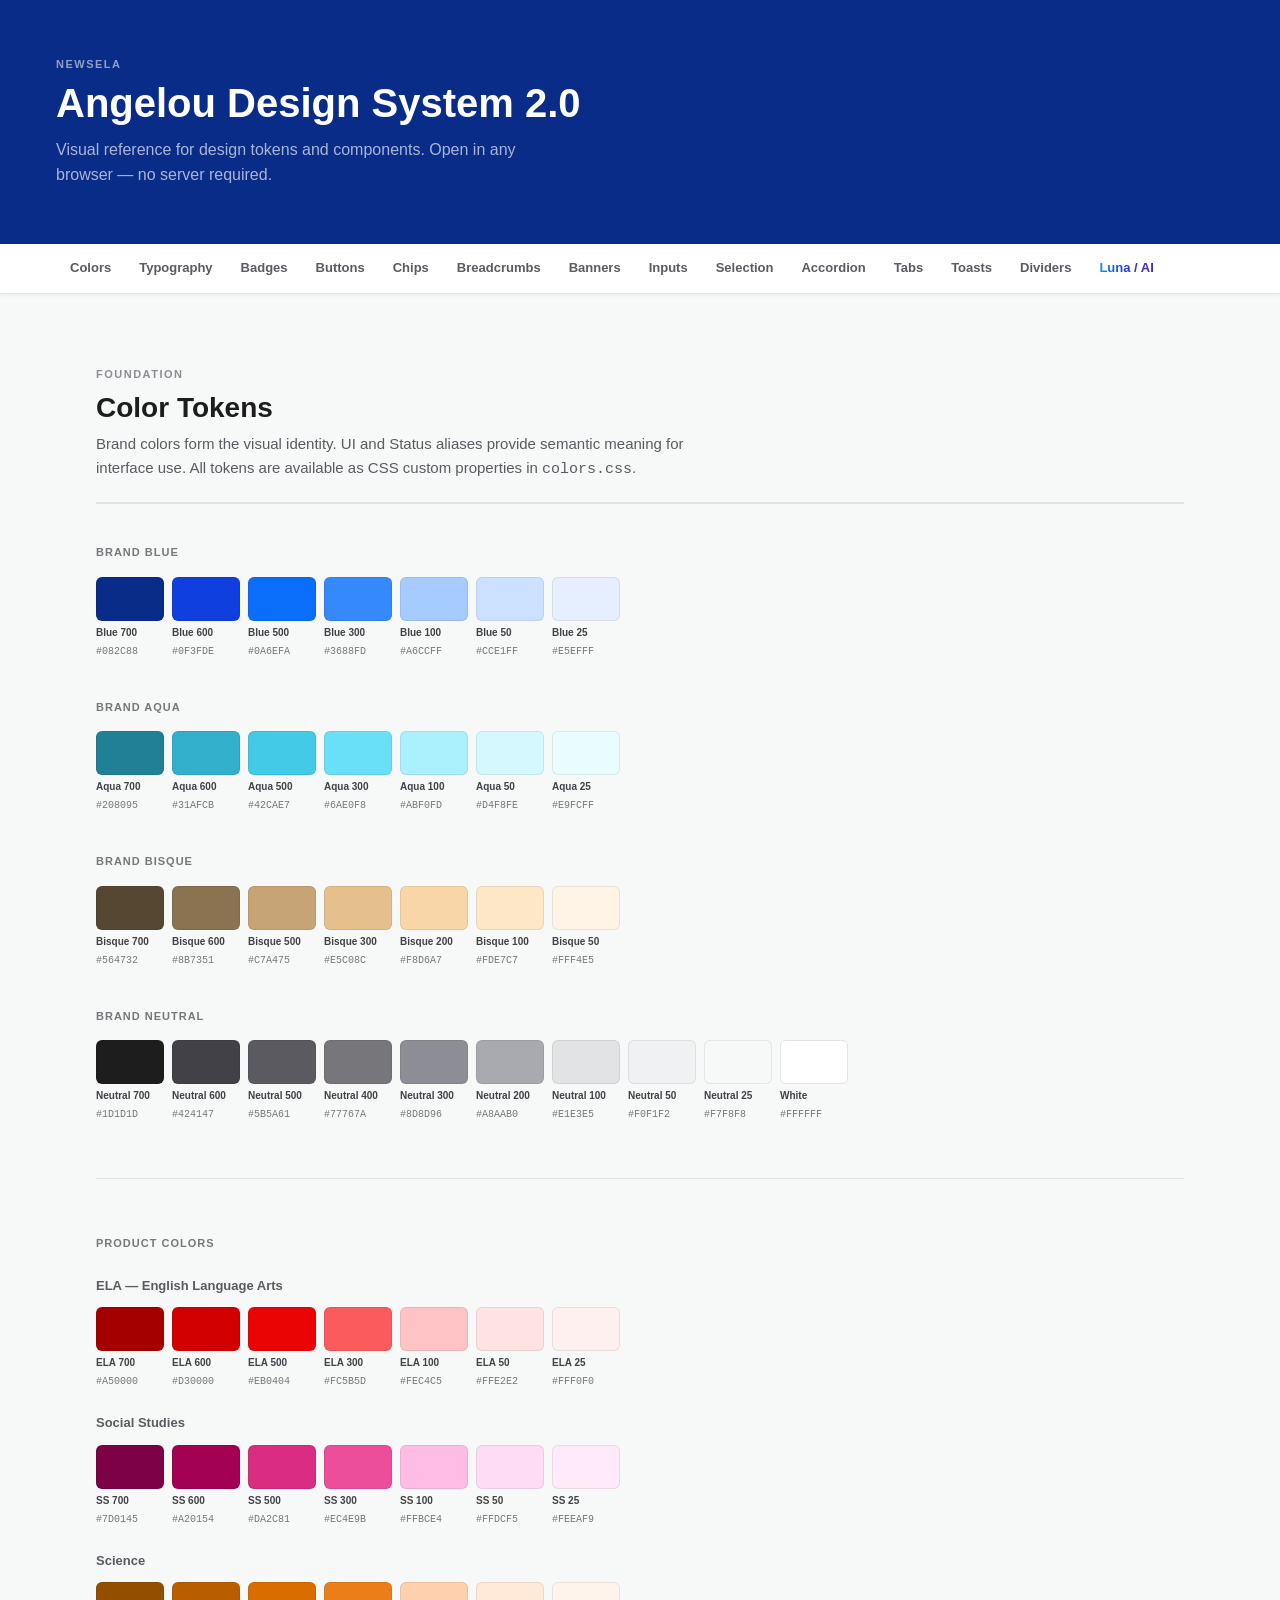
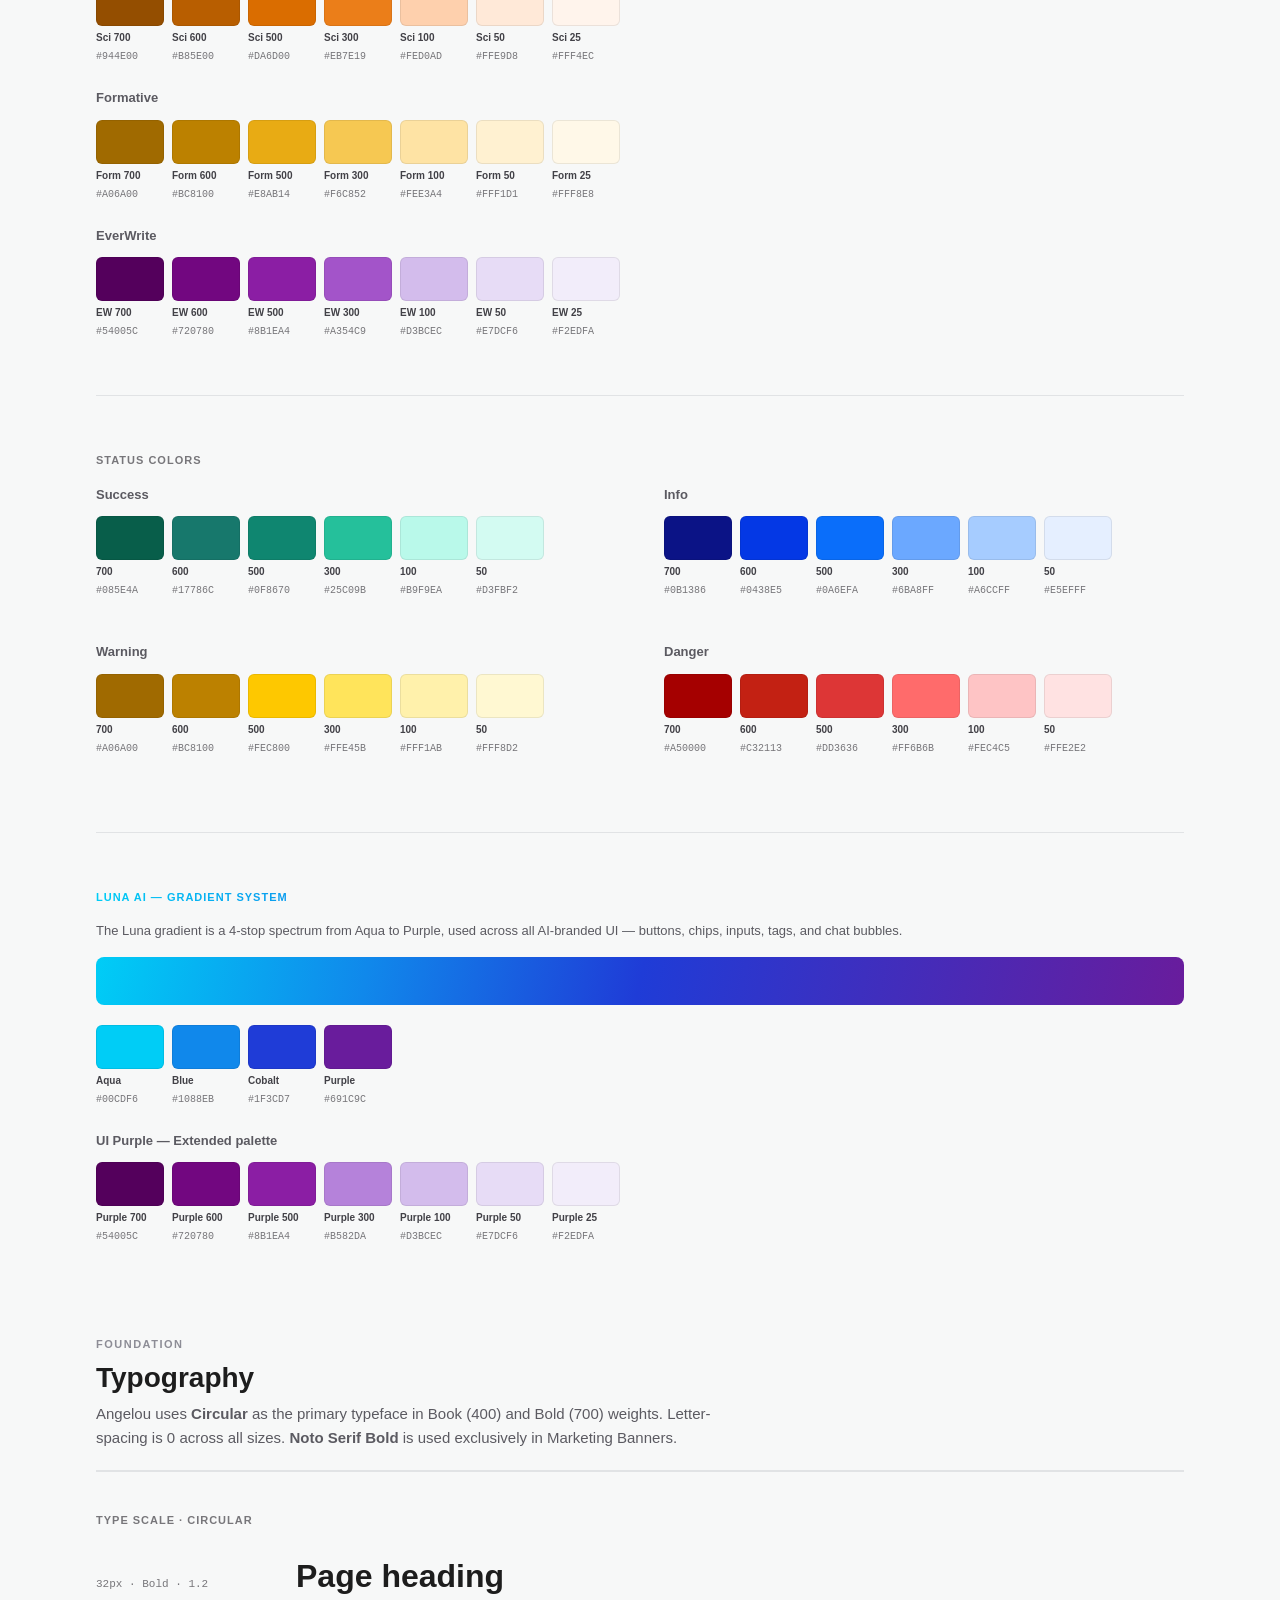
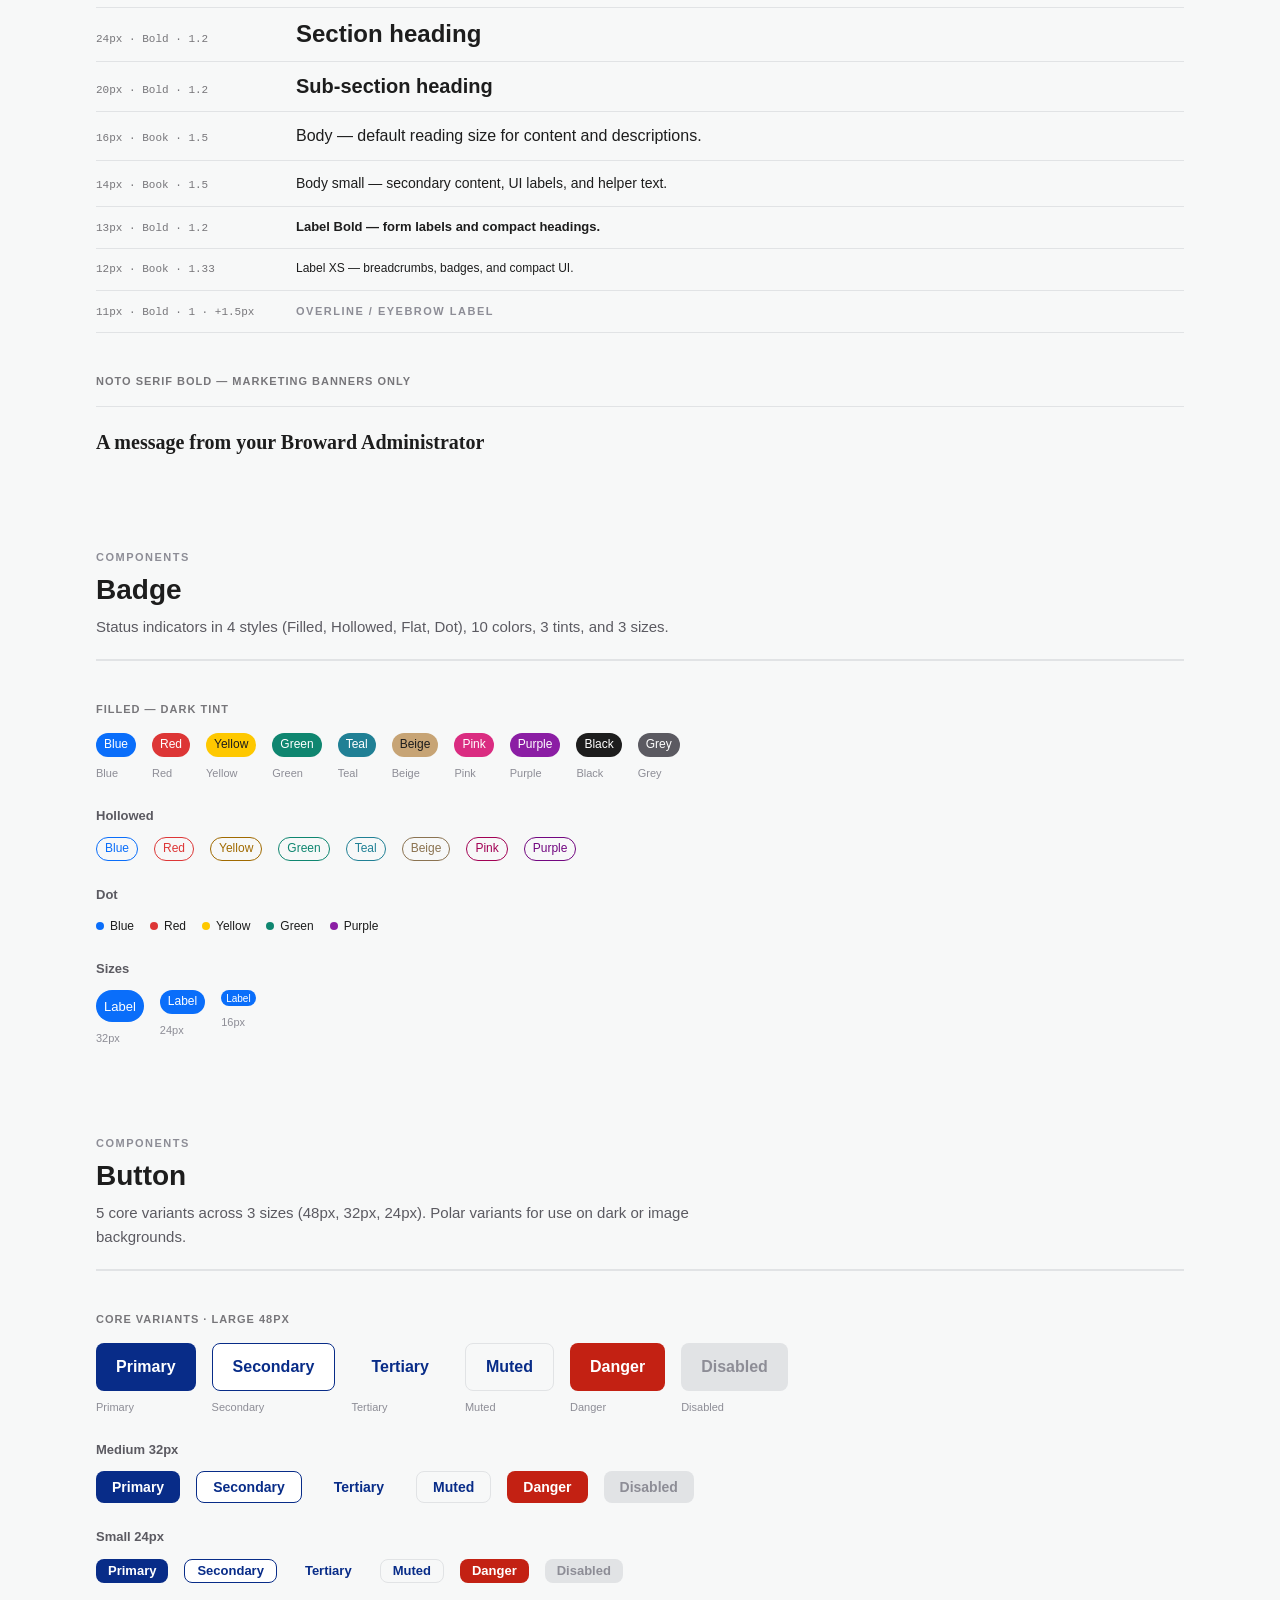
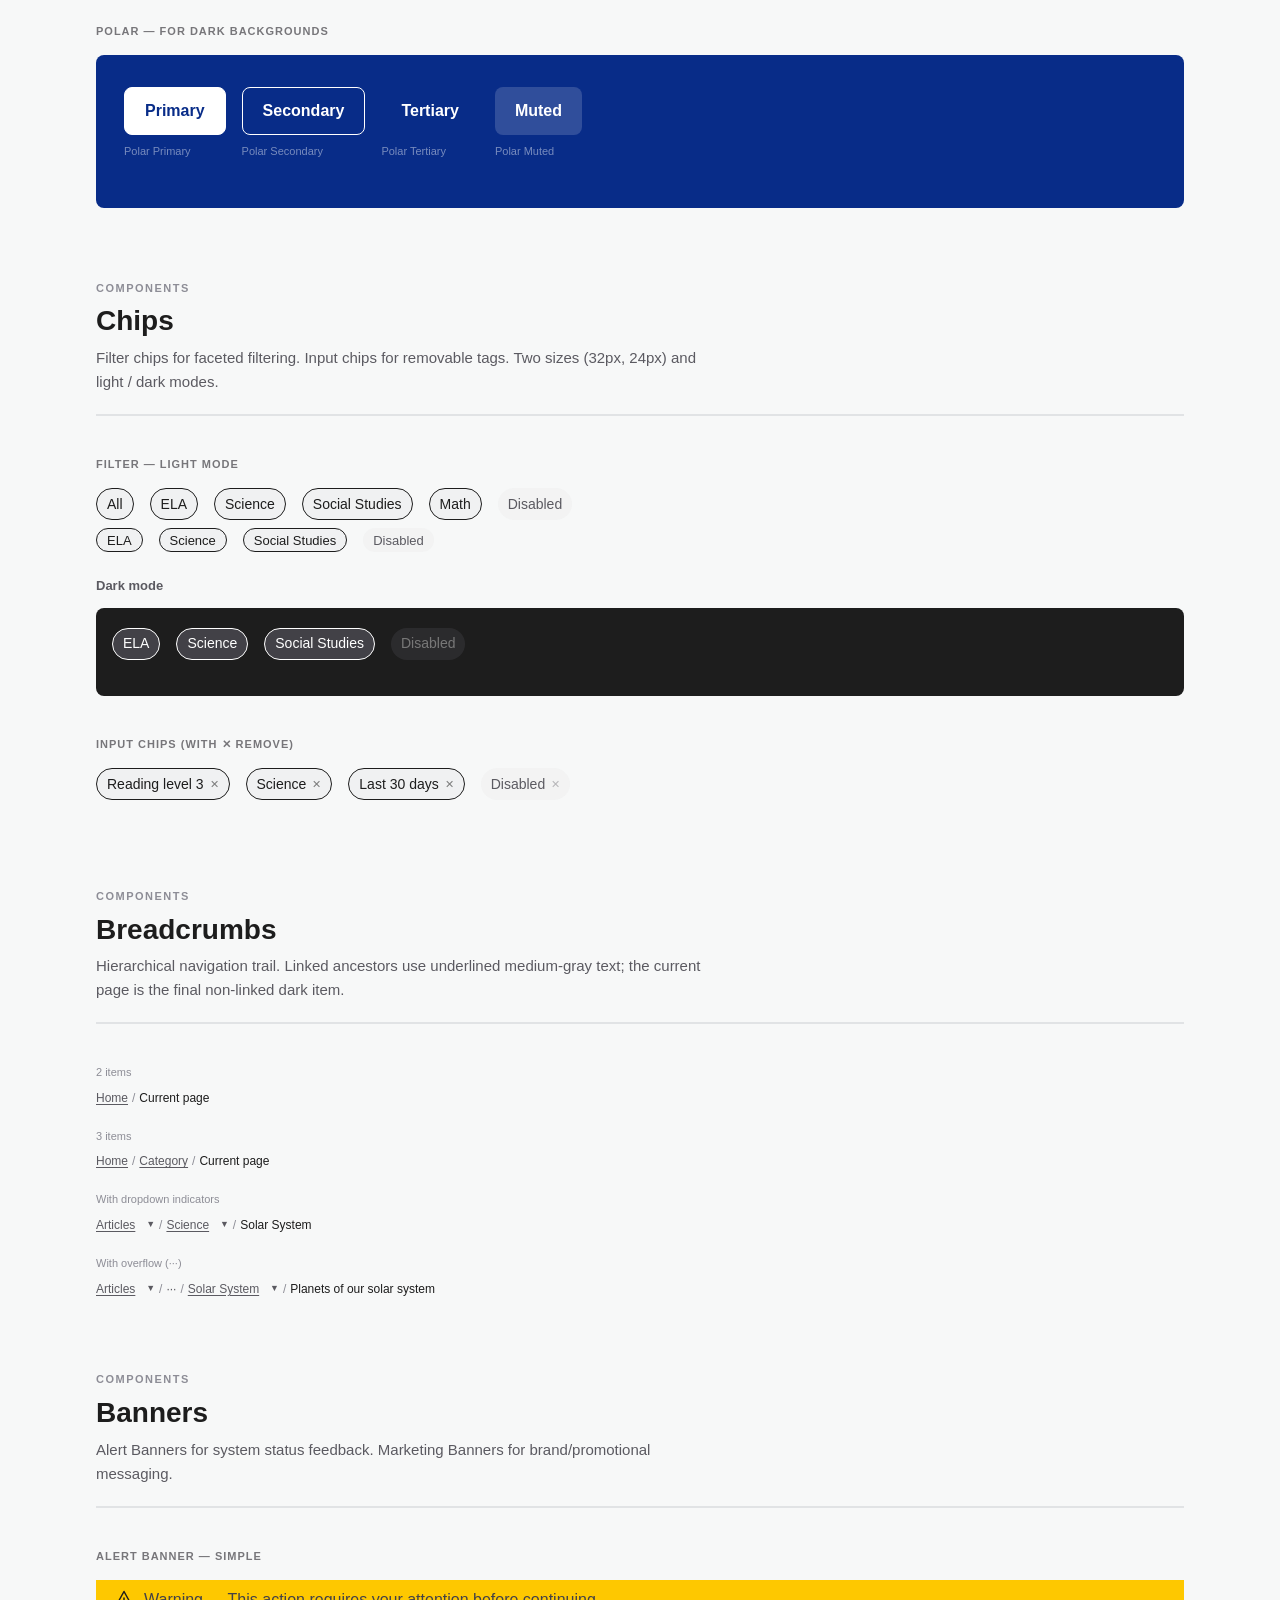
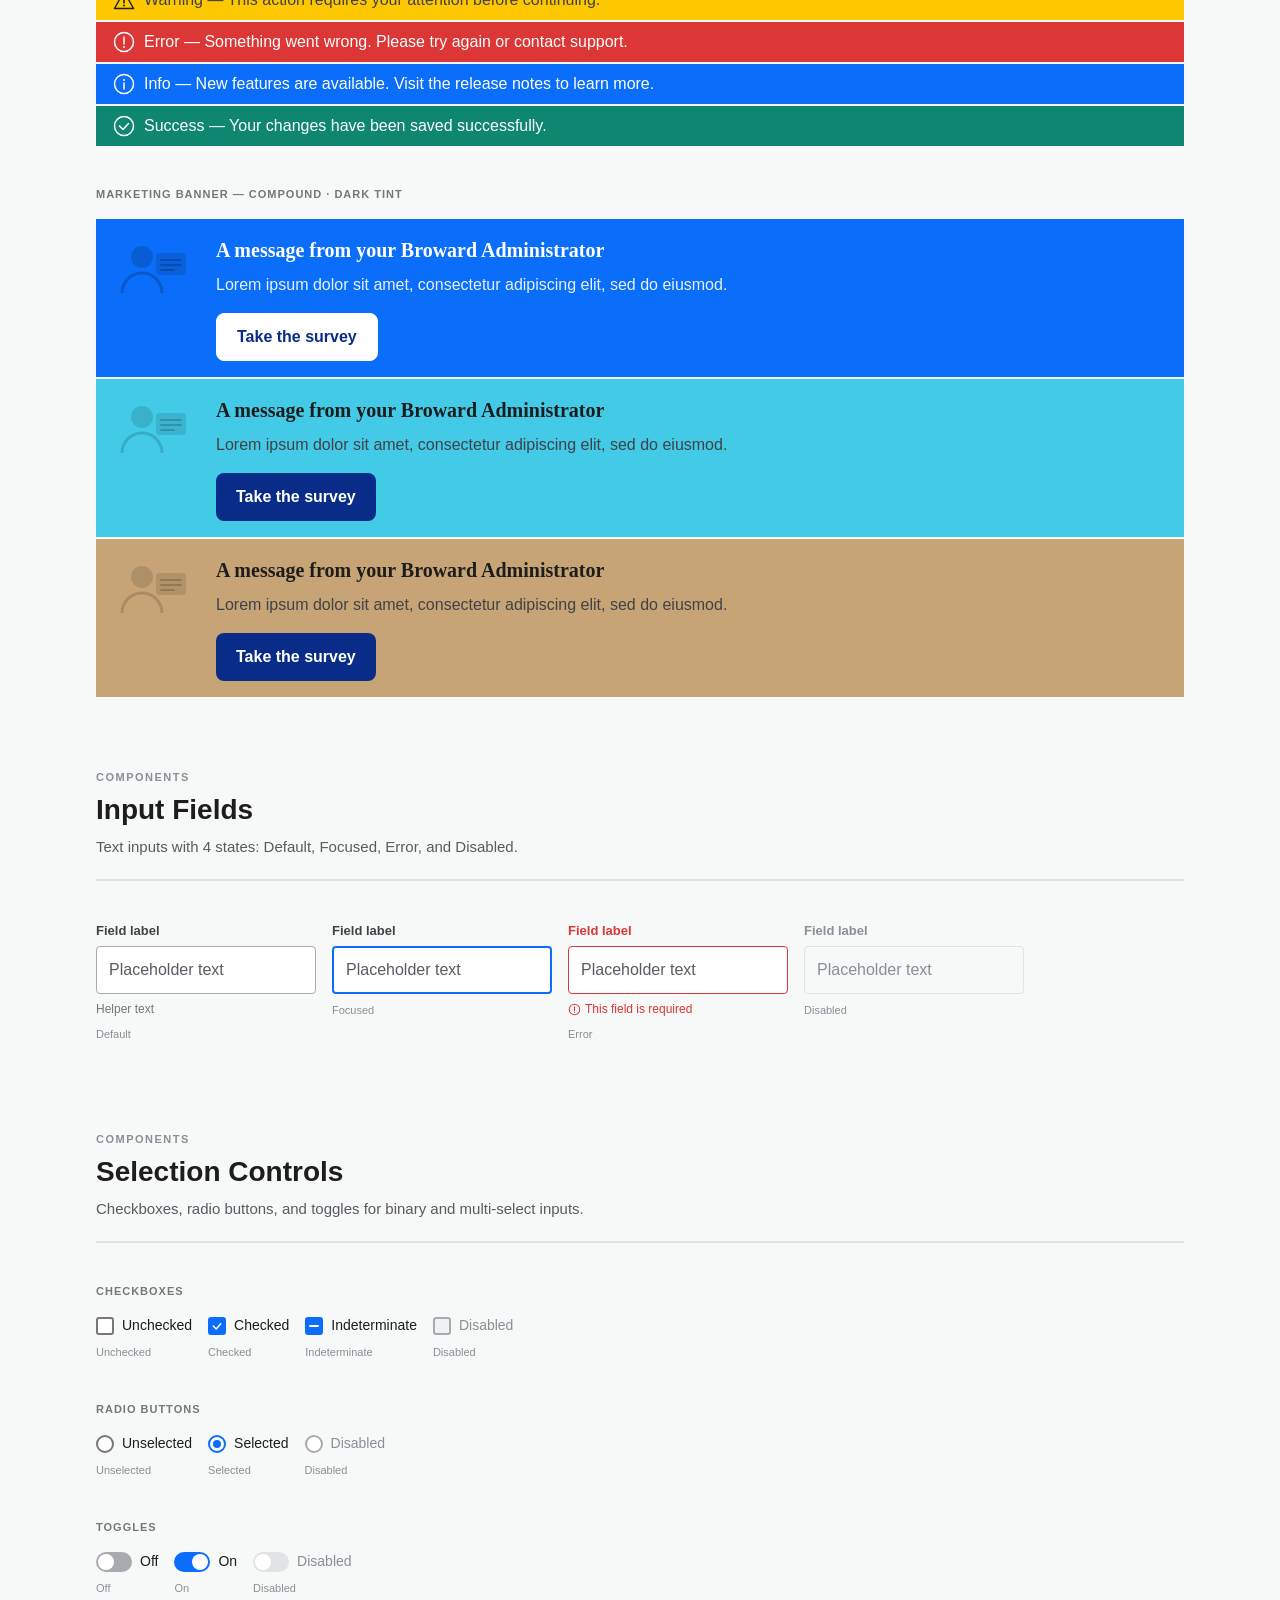
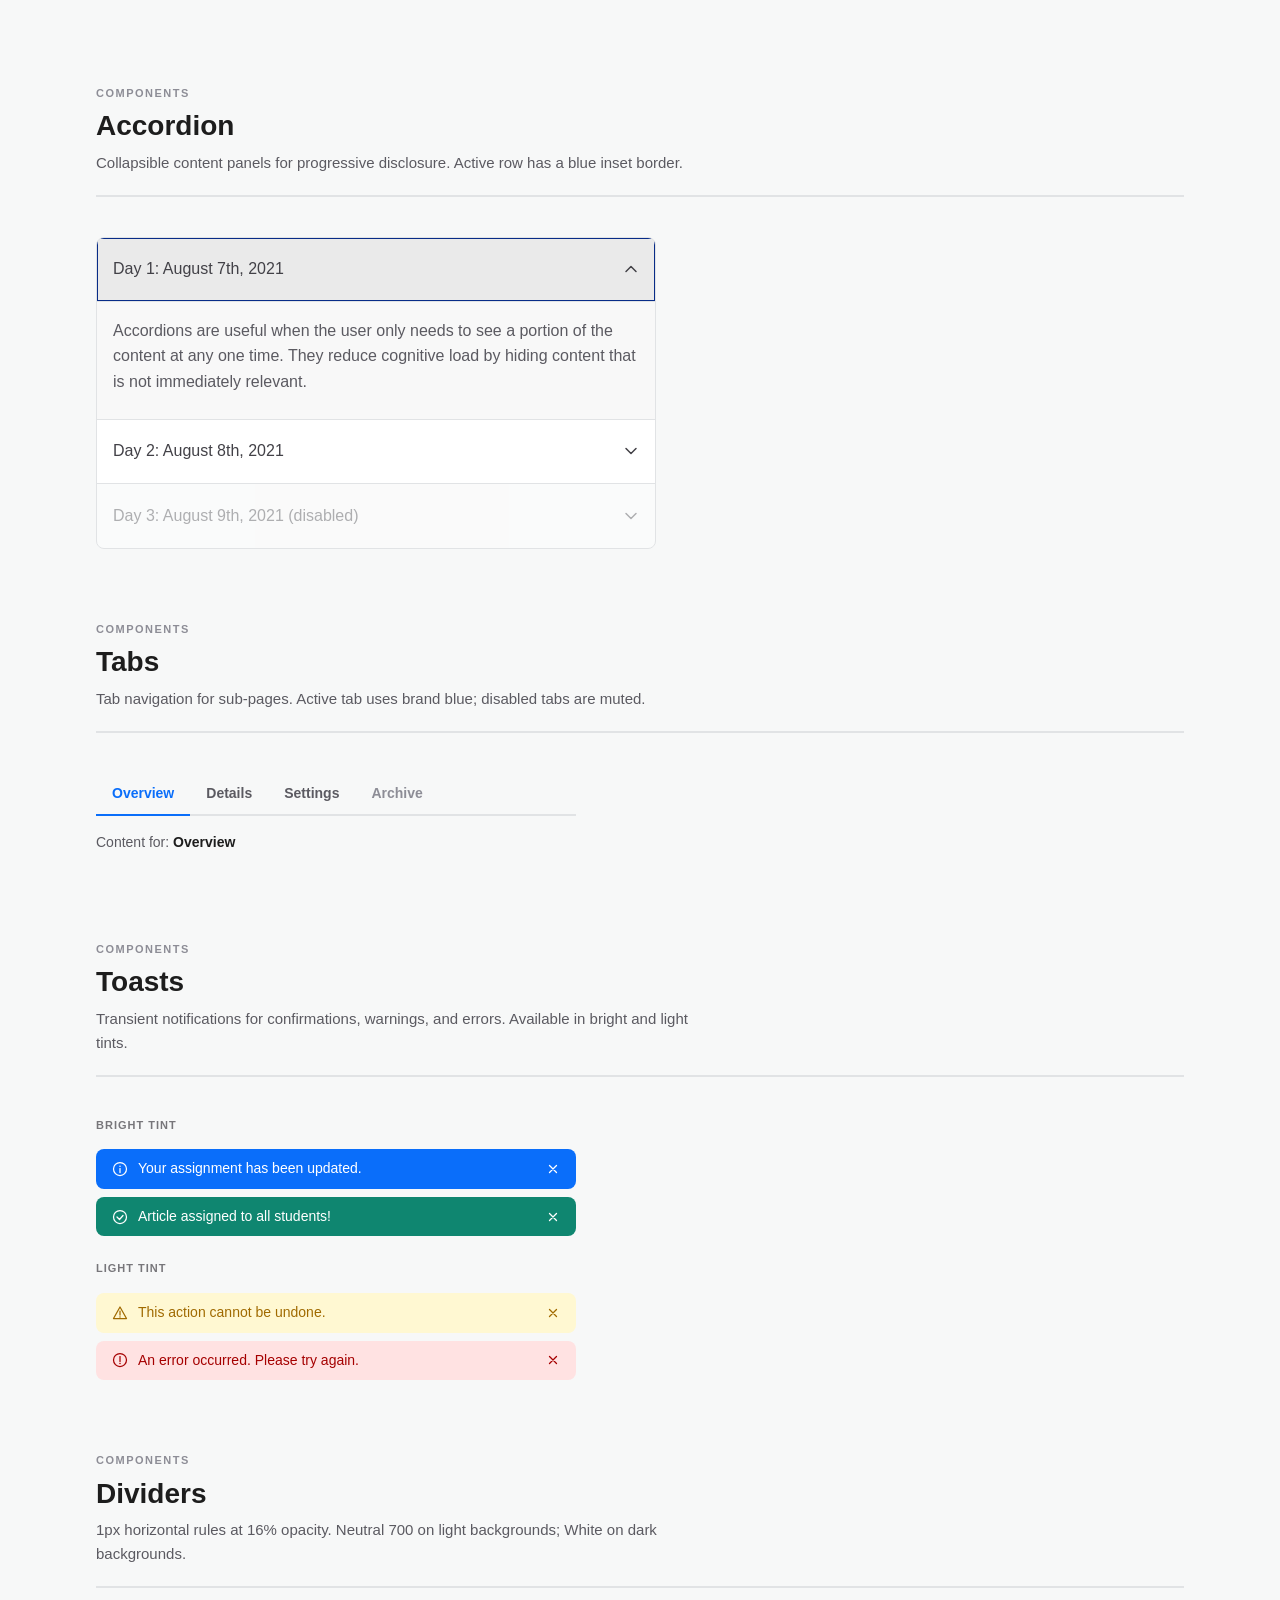
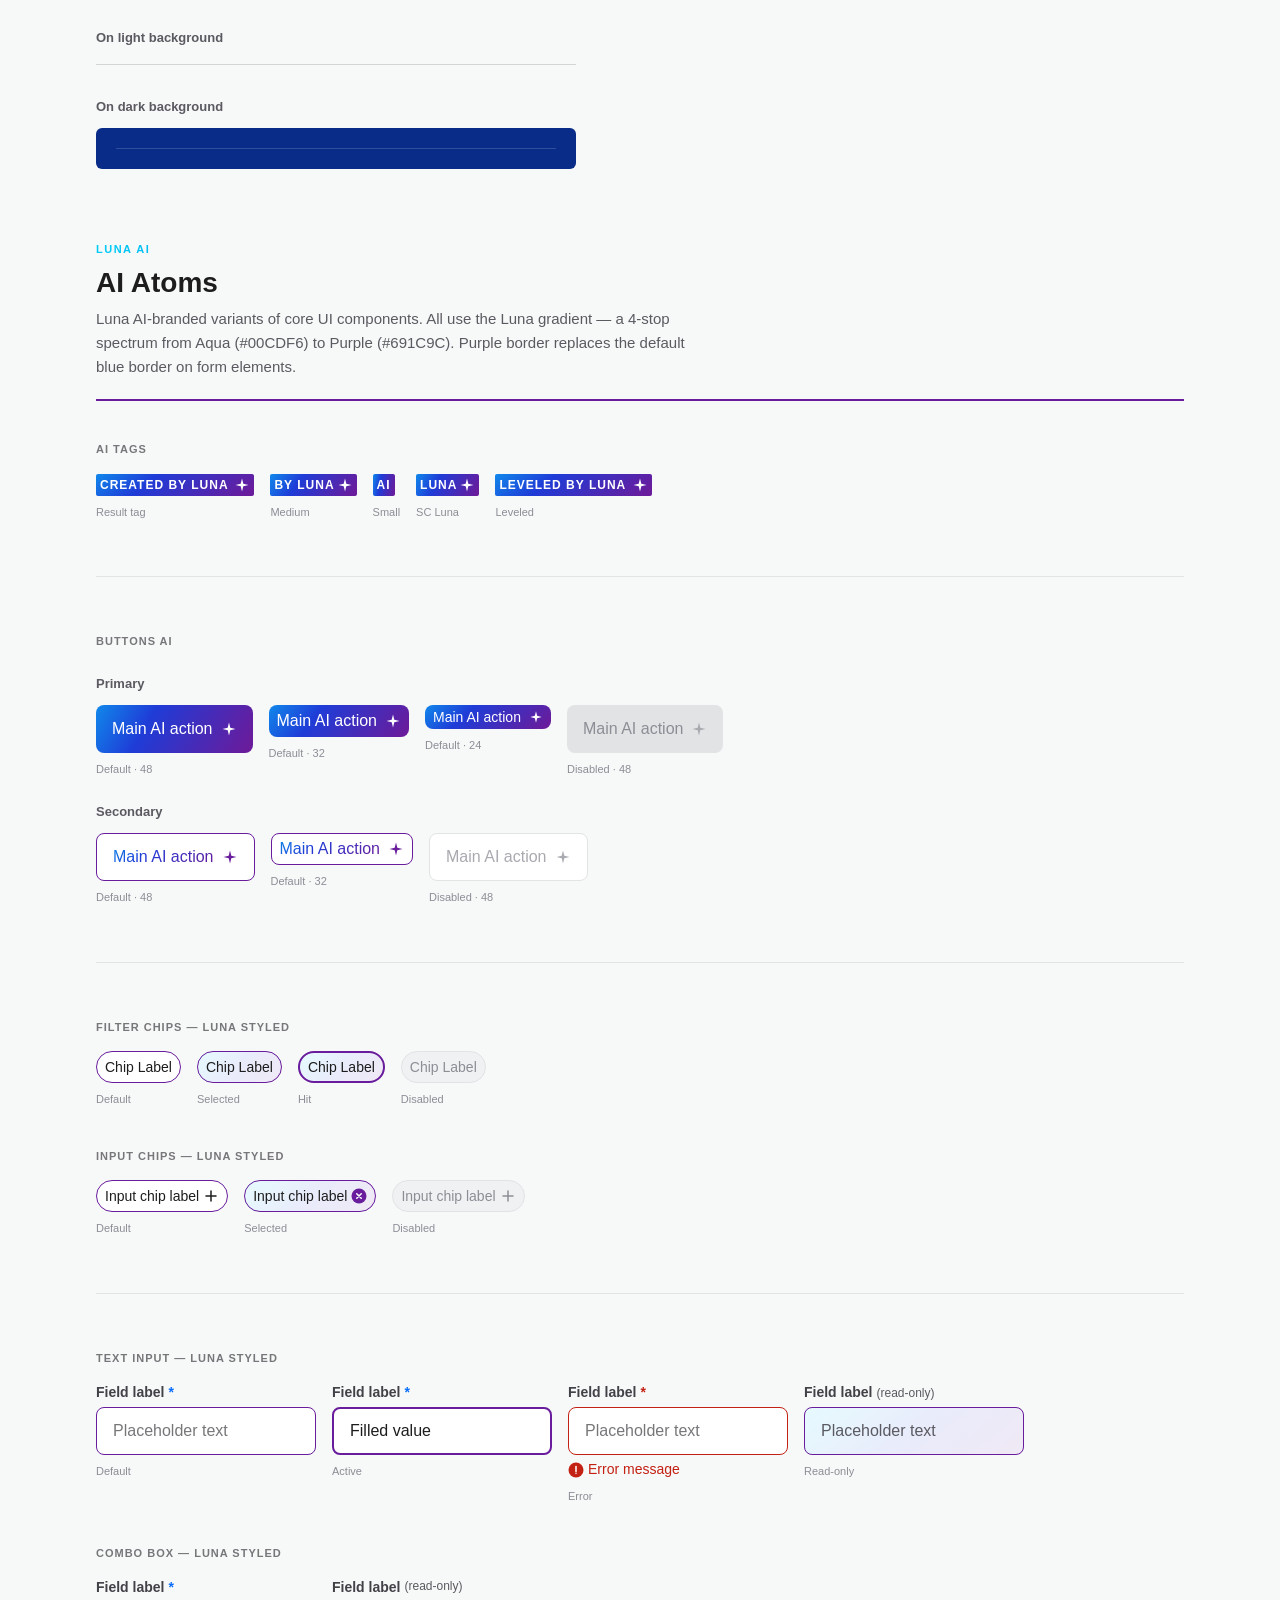
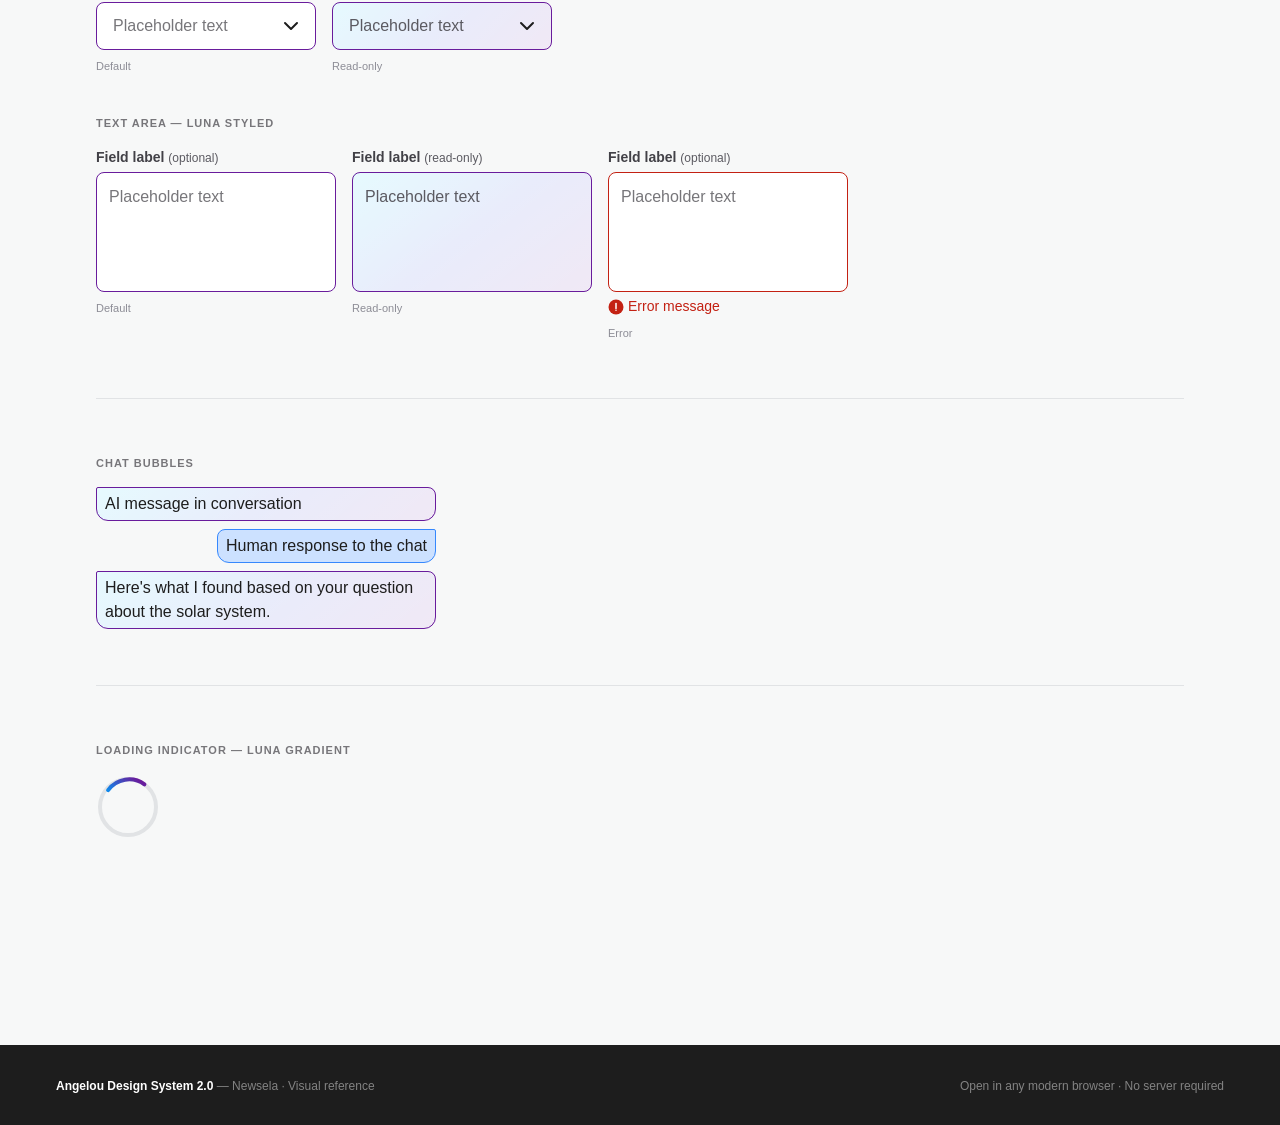
<file: angelou-ds-reference.html>
<!DOCTYPE html>
<html lang="en">
<head>
  <meta charset="UTF-8">
  <meta name="viewport" content="width=device-width, initial-scale=1.0">
  <title>Angelou Design System 2.0 — Visual Reference</title>
  <style>
    /* ── Reset ── */
    *, *::before, *::after { box-sizing: border-box; margin: 0; padding: 0; }

    /* ── Base ── */
    body {
      font-family: -apple-system, BlinkMacSystemFont, 'Segoe UI', 'Helvetica Neue', Arial, sans-serif;
      background: #F7F8F8;
      color: #1D1D1D;
      font-size: 14px;
      line-height: 1.5;
    }

    /* ── Page header ── */
    .page-header { background: #082C88; color: white; padding: 56px; }
    .page-header__eyebrow { font-size: 11px; font-weight: 700; letter-spacing: 1.5px; text-transform: uppercase; opacity: 0.55; margin-bottom: 8px; }
    .page-header__title { font-size: 40px; font-weight: 700; line-height: 1.1; margin-bottom: 12px; }
    .page-header__sub { font-size: 16px; opacity: 0.65; max-width: 500px; line-height: 1.6; }

    /* ── Nav ── */
    .page-nav {
      background: white; border-bottom: 1px solid #E1E3E5;
      display: flex; overflow-x: auto; padding: 0 56px;
      position: sticky; top: 0; z-index: 100;
      box-shadow: 0 1px 4px rgba(0,0,0,0.06);
    }
    .page-nav a {
      display: inline-block; padding: 14px 14px; font-size: 13px; font-weight: 600;
      color: #5B5A61; text-decoration: none; border-bottom: 2px solid transparent;
      white-space: nowrap; transition: color 0.15s;
    }
    .page-nav a:hover { color: #0A6EFA; border-bottom-color: #0A6EFA; }

    /* ── Container ── */
    .container { max-width: 1200px; margin: 0 auto; padding: 0 56px 120px; }

    /* ── Sections ── */
    .section { padding-top: 72px; }
    .section-header { margin-bottom: 40px; padding-bottom: 20px; border-bottom: 2px solid #E1E3E5; }
    .section-eyebrow { font-size: 11px; font-weight: 700; letter-spacing: 1.5px; text-transform: uppercase; color: #8D8D96; margin-bottom: 8px; }
    .section-title { font-size: 28px; font-weight: 700; color: #1D1D1D; line-height: 1.2; margin-bottom: 8px; }
    .section-desc { font-size: 15px; color: #5B5A61; max-width: 620px; line-height: 1.6; }

    .subsection { margin-top: 40px; }
    .sub-title { font-size: 11px; font-weight: 700; letter-spacing: 1px; text-transform: uppercase; color: #77767A; margin-bottom: 16px; }
    .group-title { font-size: 13px; font-weight: 700; color: #5B5A61; margin-bottom: 12px; margin-top: 24px; }
    .group-title:first-child { margin-top: 0; }

    hr.divider { border: none; border-top: 1px solid #E1E3E5; margin: 56px 0; }

    /* ── Demo helpers ── */
    .row { display: flex; flex-wrap: wrap; gap: 16px; align-items: flex-start; margin-bottom: 16px; }
    .col { display: flex; flex-direction: column; gap: 8px; align-items: flex-start; }
    .lbl { font-size: 11px; color: #8D8D96; }

    /* ── Color swatches ── */
    .color-row { display: flex; gap: 8px; flex-wrap: wrap; margin-bottom: 20px; }
    .sw { display: flex; flex-direction: column; gap: 5px; width: 68px; }
    .sw__b { width: 68px; height: 44px; border-radius: 6px; border: 1px solid rgba(0,0,0,0.08); }
    .sw__n { font-size: 10px; font-weight: 700; color: #424147; line-height: 1.3; }
    .sw__h { font-size: 10px; color: #77767A; font-family: 'SF Mono','Fira Code',monospace; }

    /* ── Badge ── */
    .badge { display: inline-flex; align-items: center; gap: 4px; border-radius: 12px; font-size: 12px; line-height: 1.33; white-space: nowrap; padding: 0 8px; }
    .badge-32 { height: 32px; border-radius: 16px; font-size: 13px; }
    .badge-24 { height: 24px; }
    .badge-16 { height: 16px; border-radius: 8px; font-size: 10px; padding: 0 5px; }

    /* ── Button ── */
    .btn { display: inline-flex; align-items: center; justify-content: center; gap: 6px; border-radius: 8px; font-weight: 700; white-space: nowrap; line-height: 1; border: none; }
    .btn-48 { height: 48px; padding: 0 20px; font-size: 16px; }
    .btn-32 { height: 32px; padding: 0 16px; font-size: 14px; }
    .btn-24 { height: 24px; padding: 0 12px; font-size: 13px; }
    .btn-primary   { background: #082C88; color: white; }
    .btn-secondary { background: white; color: #082C88; border: 1px solid #082C88; }
    .btn-tertiary  { background: transparent; color: #082C88; }
    .btn-muted     { background: #F7F8F8; color: #082C88; border: 1px solid #E1E3E5; }
    .btn-danger    { background: #C32113; color: white; }
    .btn-disabled  { background: #E1E3E5; color: #8D8D96; cursor: not-allowed; }
    .btn-polar-p   { background: white; color: #082C88; border: 1px solid white; }
    .btn-polar-s   { background: transparent; color: white; border: 1px solid white; }
    .btn-polar-t   { background: transparent; color: white; }
    .btn-polar-m   { background: rgba(255,255,255,0.16); color: white; }

    /* ── Chip ── */
    .chip { display: inline-flex; align-items: center; gap: 4px; border-radius: 100px; font-size: 14px; padding: 0 10px; white-space: nowrap; }
    .chip-32 { height: 32px; }
    .chip-24 { height: 24px; font-size: 13px; }
    .chip-light { background: #F0F1F2; border: 1px solid #1D1D1D; color: #1D1D1D; }
    .chip-dis   { background: rgba(234,235,236,0.4); border: none; color: #5B5A61; }
    .chip-dark  { background: #424147; border: 1px solid white; color: white; }

    /* ── Breadcrumb ── */
    .bc { display: inline-flex; align-items: center; gap: 4px; }
    .bc-link { font-size: 12px; color: #5B5A61; text-decoration: underline; text-underline-offset: 2px; white-space: nowrap; }
    .bc-cur  { font-size: 12px; color: #1D1D1D; white-space: nowrap; }
    .bc-sep  { font-size: 12px; color: #8D8D96; }
    .bc-dot  { font-size: 12px; color: #5B5A61; }
    .bc-chev { font-size: 9px; color: #5B5A61; }

    /* ── Alert Banner ── */
    .alert { display: flex; align-items: flex-start; gap: 8px; padding: 8px 16px; width: 100%; }
    .alert--compound { padding: 16px; gap: 16px; }

    /* ── Marketing Banner ── */
    .mkt { display: flex; align-items: center; gap: 16px; padding: 8px 16px; width: 100%; }
    .mkt--compound { padding: 16px; align-items: flex-start; }

    /* ── Input ── */
    .input-wrap { display: flex; flex-direction: column; gap: 6px; width: 220px; }
    .input-label { font-size: 13px; font-weight: 700; color: #424147; }
    .input-field { display: flex; align-items: center; height: 48px; padding: 0 12px; border-radius: 4px; border: 1px solid #A8AAB0; background: white; font-size: 16px; color: #5B5A61; }
    .input-focused { border: 2px solid #0A6EFA; }
    .input-error   { border: 1px solid #DD3636; }
    .input-disabled { background: #F7F8F8; border-color: #E1E3E5; color: #8D8D96; }
    .input-help { font-size: 12px; color: #77767A; }
    .input-err-msg { font-size: 12px; color: #DD3636; display: flex; align-items: center; gap: 4px; }

    /* ── Controls ── */
    .ctrl { display: inline-flex; align-items: center; gap: 8px; font-size: 14px; color: #1D1D1D; }
    .ctrl__box { width: 18px; height: 18px; border-radius: 3px; border: 2px solid #77767A; background: white; display: flex; align-items: center; justify-content: center; flex-shrink: 0; }
    .ctrl__box--on  { border-color: #0A6EFA; background: #0A6EFA; }
    .ctrl__box--dis { border-color: #A8AAB0; background: #F0F1F2; }
    .ctrl__circle { width: 18px; height: 18px; border-radius: 50%; border: 2px solid #77767A; background: white; display: flex; align-items: center; justify-content: center; flex-shrink: 0; }
    .ctrl__circle--on { border-color: #0A6EFA; }
    .ctrl__dot { width: 8px; height: 8px; border-radius: 50%; background: #0A6EFA; }
    .toggle-track { width: 36px; height: 20px; border-radius: 10px; background: #A8AAB0; position: relative; flex-shrink: 0; }
    .toggle-track--on  { background: #0A6EFA; }
    .toggle-track--dis { background: #E1E3E5; }
    .toggle-thumb { width: 16px; height: 16px; border-radius: 50%; background: white; position: absolute; top: 2px; left: 2px; }
    .toggle-thumb--on { left: 18px; }

    /* ── Accordion ── */
    .acc { border-radius: 8px; overflow: hidden; max-width: 560px; border: 1px solid #E1E3E5; }
    .acc-hd { display: flex; align-items: center; height: 64px; padding: 0 16px; background: white; font-size: 16px; color: #424147; border-bottom: 1px solid #E1E3E5; }
    .acc-hd:last-child { border-bottom: none; }
    .acc-hd--active { background: rgba(29,29,29,0.06); box-shadow: inset 0 0 0 1px #082C88; }
    .acc-hd--dis { opacity: 0.4; }
    .acc-body { background: #F8F8F8; padding: 16px 16px 24px; font-size: 16px; color: #5B5A61; line-height: 1.6; border-bottom: 1px solid #E1E3E5; }

    /* ── Tabs ── */
    .tabs { display: flex; border-bottom: 2px solid #E1E3E5; }
    .tab { padding: 10px 16px; font-size: 14px; font-weight: 700; color: #5B5A61; border-bottom: 2px solid transparent; margin-bottom: -2px; white-space: nowrap; }
    .tab--active { color: #0A6EFA; border-bottom-color: #0A6EFA; }
    .tab--dis { color: #8D8D96; }

    /* ── Toast ── */
    .toast { display: flex; align-items: center; gap: 10px; padding: 10px 16px; border-radius: 8px; max-width: 480px; font-size: 14px; line-height: 1.4; }

    /* ── Type scale ── */
    .type-row { display: flex; align-items: baseline; gap: 20px; padding: 12px 0; border-bottom: 1px solid #E1E3E5; }
    .type-spec { width: 180px; flex-shrink: 0; font-size: 11px; color: #77767A; font-family: 'SF Mono','Fira Code',monospace; }

    /* ── Footer ── */
    footer { background: #1D1D1D; color: rgba(255,255,255,0.45); padding: 32px 56px; font-size: 12px; margin-top: 80px; }
    footer strong { color: white; }
  </style>
</head>
<body>

<!-- ── Header ─────────────────────────────────────────────────────────────── -->
<div class="page-header">
  <div class="page-header__eyebrow">Newsela</div>
  <h1 class="page-header__title">Angelou Design System 2.0</h1>
  <p class="page-header__sub">Visual reference for design tokens and components. Open in any browser — no server required.</p>
</div>

<!-- ── Nav ────────────────────────────────────────────────────────────────── -->
<nav class="page-nav">
  <a href="#colors">Colors</a>
  <a href="#typography">Typography</a>
  <a href="#badges">Badges</a>
  <a href="#buttons">Buttons</a>
  <a href="#chips">Chips</a>
  <a href="#breadcrumbs">Breadcrumbs</a>
  <a href="#banners">Banners</a>
  <a href="#inputs">Inputs</a>
  <a href="#selection">Selection</a>
  <a href="#accordion">Accordion</a>
  <a href="#tabs">Tabs</a>
  <a href="#toasts">Toasts</a>
  <a href="#dividers">Dividers</a>
  <a href="#luna-ai" style="background:linear-gradient(102deg,#00CDF6 0%,#1088EB 25%,#1F3CD7 50%,#691C9C 100%);-webkit-background-clip:text;background-clip:text;-webkit-text-fill-color:transparent;font-weight:700;">Luna / AI</a>
</nav>

<div class="container">

<!-- ════════════════════════════════════════════════════════════════════════ -->
<!-- COLORS                                                                  -->
<!-- ════════════════════════════════════════════════════════════════════════ -->
<section class="section" id="colors">
  <div class="section-header">
    <div class="section-eyebrow">Foundation</div>
    <h2 class="section-title">Color Tokens</h2>
    <p class="section-desc">Brand colors form the visual identity. UI and Status aliases provide semantic meaning for interface use. All tokens are available as CSS custom properties in <code>colors.css</code>.</p>
  </div>

  <!-- Brand Blue -->
  <div class="subsection">
    <div class="sub-title">Brand Blue</div>
    <div class="color-row">
      <div class="sw"><div class="sw__b" style="background:#082C88"></div><div class="sw__n">Blue 700</div><div class="sw__h">#082C88</div></div>
      <div class="sw"><div class="sw__b" style="background:#0F3FDE"></div><div class="sw__n">Blue 600</div><div class="sw__h">#0F3FDE</div></div>
      <div class="sw"><div class="sw__b" style="background:#0A6EFA"></div><div class="sw__n">Blue 500</div><div class="sw__h">#0A6EFA</div></div>
      <div class="sw"><div class="sw__b" style="background:#3688FD"></div><div class="sw__n">Blue 300</div><div class="sw__h">#3688FD</div></div>
      <div class="sw"><div class="sw__b" style="background:#A6CCFF"></div><div class="sw__n">Blue 100</div><div class="sw__h">#A6CCFF</div></div>
      <div class="sw"><div class="sw__b" style="background:#CCE1FF"></div><div class="sw__n">Blue 50</div><div class="sw__h">#CCE1FF</div></div>
      <div class="sw"><div class="sw__b" style="background:#E5EFFF"></div><div class="sw__n">Blue 25</div><div class="sw__h">#E5EFFF</div></div>
    </div>
  </div>

  <!-- Brand Aqua -->
  <div class="subsection">
    <div class="sub-title">Brand Aqua</div>
    <div class="color-row">
      <div class="sw"><div class="sw__b" style="background:#208095"></div><div class="sw__n">Aqua 700</div><div class="sw__h">#208095</div></div>
      <div class="sw"><div class="sw__b" style="background:#31AFCB"></div><div class="sw__n">Aqua 600</div><div class="sw__h">#31AFCB</div></div>
      <div class="sw"><div class="sw__b" style="background:#42CAE7"></div><div class="sw__n">Aqua 500</div><div class="sw__h">#42CAE7</div></div>
      <div class="sw"><div class="sw__b" style="background:#6AE0F8"></div><div class="sw__n">Aqua 300</div><div class="sw__h">#6AE0F8</div></div>
      <div class="sw"><div class="sw__b" style="background:#ABF0FD"></div><div class="sw__n">Aqua 100</div><div class="sw__h">#ABF0FD</div></div>
      <div class="sw"><div class="sw__b" style="background:#D4F8FE"></div><div class="sw__n">Aqua 50</div><div class="sw__h">#D4F8FE</div></div>
      <div class="sw"><div class="sw__b" style="background:#E9FCFF"></div><div class="sw__n">Aqua 25</div><div class="sw__h">#E9FCFF</div></div>
    </div>
  </div>

  <!-- Brand Bisque -->
  <div class="subsection">
    <div class="sub-title">Brand Bisque</div>
    <div class="color-row">
      <div class="sw"><div class="sw__b" style="background:#564732"></div><div class="sw__n">Bisque 700</div><div class="sw__h">#564732</div></div>
      <div class="sw"><div class="sw__b" style="background:#8B7351"></div><div class="sw__n">Bisque 600</div><div class="sw__h">#8B7351</div></div>
      <div class="sw"><div class="sw__b" style="background:#C7A475"></div><div class="sw__n">Bisque 500</div><div class="sw__h">#C7A475</div></div>
      <div class="sw"><div class="sw__b" style="background:#E5C08C"></div><div class="sw__n">Bisque 300</div><div class="sw__h">#E5C08C</div></div>
      <div class="sw"><div class="sw__b" style="background:#F8D6A7"></div><div class="sw__n">Bisque 200</div><div class="sw__h">#F8D6A7</div></div>
      <div class="sw"><div class="sw__b" style="background:#FDE7C7"></div><div class="sw__n">Bisque 100</div><div class="sw__h">#FDE7C7</div></div>
      <div class="sw"><div class="sw__b" style="background:#FFF4E5"></div><div class="sw__n">Bisque 50</div><div class="sw__h">#FFF4E5</div></div>
    </div>
  </div>

  <!-- Brand Neutral -->
  <div class="subsection">
    <div class="sub-title">Brand Neutral</div>
    <div class="color-row">
      <div class="sw"><div class="sw__b" style="background:#1D1D1D"></div><div class="sw__n">Neutral 700</div><div class="sw__h">#1D1D1D</div></div>
      <div class="sw"><div class="sw__b" style="background:#424147"></div><div class="sw__n">Neutral 600</div><div class="sw__h">#424147</div></div>
      <div class="sw"><div class="sw__b" style="background:#5B5A61"></div><div class="sw__n">Neutral 500</div><div class="sw__h">#5B5A61</div></div>
      <div class="sw"><div class="sw__b" style="background:#77767A"></div><div class="sw__n">Neutral 400</div><div class="sw__h">#77767A</div></div>
      <div class="sw"><div class="sw__b" style="background:#8D8D96"></div><div class="sw__n">Neutral 300</div><div class="sw__h">#8D8D96</div></div>
      <div class="sw"><div class="sw__b" style="background:#A8AAB0"></div><div class="sw__n">Neutral 200</div><div class="sw__h">#A8AAB0</div></div>
      <div class="sw"><div class="sw__b" style="background:#E1E3E5"></div><div class="sw__n">Neutral 100</div><div class="sw__h">#E1E3E5</div></div>
      <div class="sw"><div class="sw__b" style="background:#F0F1F2"></div><div class="sw__n">Neutral 50</div><div class="sw__h">#F0F1F2</div></div>
      <div class="sw"><div class="sw__b" style="background:#F7F8F8"></div><div class="sw__n">Neutral 25</div><div class="sw__h">#F7F8F8</div></div>
      <div class="sw"><div class="sw__b" style="background:#FFFFFF; border:1px solid #E1E3E5;"></div><div class="sw__n">White</div><div class="sw__h">#FFFFFF</div></div>
    </div>
  </div>

  <hr class="divider">

  <!-- Product Colors -->
  <div class="subsection">
    <div class="sub-title">Product Colors</div>

    <div class="group-title">ELA — English Language Arts</div>
    <div class="color-row">
      <div class="sw"><div class="sw__b" style="background:#A50000"></div><div class="sw__n">ELA 700</div><div class="sw__h">#A50000</div></div>
      <div class="sw"><div class="sw__b" style="background:#D30000"></div><div class="sw__n">ELA 600</div><div class="sw__h">#D30000</div></div>
      <div class="sw"><div class="sw__b" style="background:#EB0404"></div><div class="sw__n">ELA 500</div><div class="sw__h">#EB0404</div></div>
      <div class="sw"><div class="sw__b" style="background:#FC5B5D"></div><div class="sw__n">ELA 300</div><div class="sw__h">#FC5B5D</div></div>
      <div class="sw"><div class="sw__b" style="background:#FEC4C5"></div><div class="sw__n">ELA 100</div><div class="sw__h">#FEC4C5</div></div>
      <div class="sw"><div class="sw__b" style="background:#FFE2E2"></div><div class="sw__n">ELA 50</div><div class="sw__h">#FFE2E2</div></div>
      <div class="sw"><div class="sw__b" style="background:#FFF0F0"></div><div class="sw__n">ELA 25</div><div class="sw__h">#FFF0F0</div></div>
    </div>

    <div class="group-title">Social Studies</div>
    <div class="color-row">
      <div class="sw"><div class="sw__b" style="background:#7D0145"></div><div class="sw__n">SS 700</div><div class="sw__h">#7D0145</div></div>
      <div class="sw"><div class="sw__b" style="background:#A20154"></div><div class="sw__n">SS 600</div><div class="sw__h">#A20154</div></div>
      <div class="sw"><div class="sw__b" style="background:#DA2C81"></div><div class="sw__n">SS 500</div><div class="sw__h">#DA2C81</div></div>
      <div class="sw"><div class="sw__b" style="background:#EC4E9B"></div><div class="sw__n">SS 300</div><div class="sw__h">#EC4E9B</div></div>
      <div class="sw"><div class="sw__b" style="background:#FFBCE4"></div><div class="sw__n">SS 100</div><div class="sw__h">#FFBCE4</div></div>
      <div class="sw"><div class="sw__b" style="background:#FFDCF5"></div><div class="sw__n">SS 50</div><div class="sw__h">#FFDCF5</div></div>
      <div class="sw"><div class="sw__b" style="background:#FEEAF9"></div><div class="sw__n">SS 25</div><div class="sw__h">#FEEAF9</div></div>
    </div>

    <div class="group-title">Science</div>
    <div class="color-row">
      <div class="sw"><div class="sw__b" style="background:#944E00"></div><div class="sw__n">Sci 700</div><div class="sw__h">#944E00</div></div>
      <div class="sw"><div class="sw__b" style="background:#B85E00"></div><div class="sw__n">Sci 600</div><div class="sw__h">#B85E00</div></div>
      <div class="sw"><div class="sw__b" style="background:#DA6D00"></div><div class="sw__n">Sci 500</div><div class="sw__h">#DA6D00</div></div>
      <div class="sw"><div class="sw__b" style="background:#EB7E19"></div><div class="sw__n">Sci 300</div><div class="sw__h">#EB7E19</div></div>
      <div class="sw"><div class="sw__b" style="background:#FED0AD"></div><div class="sw__n">Sci 100</div><div class="sw__h">#FED0AD</div></div>
      <div class="sw"><div class="sw__b" style="background:#FFE9D8"></div><div class="sw__n">Sci 50</div><div class="sw__h">#FFE9D8</div></div>
      <div class="sw"><div class="sw__b" style="background:#FFF4EC"></div><div class="sw__n">Sci 25</div><div class="sw__h">#FFF4EC</div></div>
    </div>

    <div class="group-title">Formative</div>
    <div class="color-row">
      <div class="sw"><div class="sw__b" style="background:#A06A00"></div><div class="sw__n">Form 700</div><div class="sw__h">#A06A00</div></div>
      <div class="sw"><div class="sw__b" style="background:#BC8100"></div><div class="sw__n">Form 600</div><div class="sw__h">#BC8100</div></div>
      <div class="sw"><div class="sw__b" style="background:#E8AB14"></div><div class="sw__n">Form 500</div><div class="sw__h">#E8AB14</div></div>
      <div class="sw"><div class="sw__b" style="background:#F6C852"></div><div class="sw__n">Form 300</div><div class="sw__h">#F6C852</div></div>
      <div class="sw"><div class="sw__b" style="background:#FEE3A4"></div><div class="sw__n">Form 100</div><div class="sw__h">#FEE3A4</div></div>
      <div class="sw"><div class="sw__b" style="background:#FFF1D1"></div><div class="sw__n">Form 50</div><div class="sw__h">#FFF1D1</div></div>
      <div class="sw"><div class="sw__b" style="background:#FFF8E8"></div><div class="sw__n">Form 25</div><div class="sw__h">#FFF8E8</div></div>
    </div>

    <div class="group-title">EverWrite</div>
    <div class="color-row">
      <div class="sw"><div class="sw__b" style="background:#54005C"></div><div class="sw__n">EW 700</div><div class="sw__h">#54005C</div></div>
      <div class="sw"><div class="sw__b" style="background:#720780"></div><div class="sw__n">EW 600</div><div class="sw__h">#720780</div></div>
      <div class="sw"><div class="sw__b" style="background:#8B1EA4"></div><div class="sw__n">EW 500</div><div class="sw__h">#8B1EA4</div></div>
      <div class="sw"><div class="sw__b" style="background:#A354C9"></div><div class="sw__n">EW 300</div><div class="sw__h">#A354C9</div></div>
      <div class="sw"><div class="sw__b" style="background:#D3BCEC"></div><div class="sw__n">EW 100</div><div class="sw__h">#D3BCEC</div></div>
      <div class="sw"><div class="sw__b" style="background:#E7DCF6"></div><div class="sw__n">EW 50</div><div class="sw__h">#E7DCF6</div></div>
      <div class="sw"><div class="sw__b" style="background:#F2EDFA"></div><div class="sw__n">EW 25</div><div class="sw__h">#F2EDFA</div></div>
    </div>
  </div>

  <hr class="divider">

  <!-- Status -->
  <div class="subsection">
    <div class="sub-title">Status Colors</div>
    <div style="display:grid; grid-template-columns:1fr 1fr; gap:24px 48px;">
      <div>
        <div class="group-title">Success</div>
        <div class="color-row">
          <div class="sw"><div class="sw__b" style="background:#085E4A"></div><div class="sw__n">700</div><div class="sw__h">#085E4A</div></div>
          <div class="sw"><div class="sw__b" style="background:#17786C"></div><div class="sw__n">600</div><div class="sw__h">#17786C</div></div>
          <div class="sw"><div class="sw__b" style="background:#0F8670"></div><div class="sw__n">500</div><div class="sw__h">#0F8670</div></div>
          <div class="sw"><div class="sw__b" style="background:#25C09B"></div><div class="sw__n">300</div><div class="sw__h">#25C09B</div></div>
          <div class="sw"><div class="sw__b" style="background:#B9F9EA"></div><div class="sw__n">100</div><div class="sw__h">#B9F9EA</div></div>
          <div class="sw"><div class="sw__b" style="background:#D3FBF2"></div><div class="sw__n">50</div><div class="sw__h">#D3FBF2</div></div>
        </div>
      </div>
      <div>
        <div class="group-title">Info</div>
        <div class="color-row">
          <div class="sw"><div class="sw__b" style="background:#0B1386"></div><div class="sw__n">700</div><div class="sw__h">#0B1386</div></div>
          <div class="sw"><div class="sw__b" style="background:#0438E5"></div><div class="sw__n">600</div><div class="sw__h">#0438E5</div></div>
          <div class="sw"><div class="sw__b" style="background:#0A6EFA"></div><div class="sw__n">500</div><div class="sw__h">#0A6EFA</div></div>
          <div class="sw"><div class="sw__b" style="background:#6BA8FF"></div><div class="sw__n">300</div><div class="sw__h">#6BA8FF</div></div>
          <div class="sw"><div class="sw__b" style="background:#A6CCFF"></div><div class="sw__n">100</div><div class="sw__h">#A6CCFF</div></div>
          <div class="sw"><div class="sw__b" style="background:#E5EFFF"></div><div class="sw__n">50</div><div class="sw__h">#E5EFFF</div></div>
        </div>
      </div>
      <div>
        <div class="group-title">Warning</div>
        <div class="color-row">
          <div class="sw"><div class="sw__b" style="background:#A06A00"></div><div class="sw__n">700</div><div class="sw__h">#A06A00</div></div>
          <div class="sw"><div class="sw__b" style="background:#BC8100"></div><div class="sw__n">600</div><div class="sw__h">#BC8100</div></div>
          <div class="sw"><div class="sw__b" style="background:#FEC800"></div><div class="sw__n">500</div><div class="sw__h">#FEC800</div></div>
          <div class="sw"><div class="sw__b" style="background:#FFE45B"></div><div class="sw__n">300</div><div class="sw__h">#FFE45B</div></div>
          <div class="sw"><div class="sw__b" style="background:#FFF1AB"></div><div class="sw__n">100</div><div class="sw__h">#FFF1AB</div></div>
          <div class="sw"><div class="sw__b" style="background:#FFF8D2"></div><div class="sw__n">50</div><div class="sw__h">#FFF8D2</div></div>
        </div>
      </div>
      <div>
        <div class="group-title">Danger</div>
        <div class="color-row">
          <div class="sw"><div class="sw__b" style="background:#A50000"></div><div class="sw__n">700</div><div class="sw__h">#A50000</div></div>
          <div class="sw"><div class="sw__b" style="background:#C32113"></div><div class="sw__n">600</div><div class="sw__h">#C32113</div></div>
          <div class="sw"><div class="sw__b" style="background:#DD3636"></div><div class="sw__n">500</div><div class="sw__h">#DD3636</div></div>
          <div class="sw"><div class="sw__b" style="background:#FF6B6B"></div><div class="sw__n">300</div><div class="sw__h">#FF6B6B</div></div>
          <div class="sw"><div class="sw__b" style="background:#FEC4C5"></div><div class="sw__n">100</div><div class="sw__h">#FEC4C5</div></div>
          <div class="sw"><div class="sw__b" style="background:#FFE2E2"></div><div class="sw__n">50</div><div class="sw__h">#FFE2E2</div></div>
        </div>
      </div>
    </div>
  </div>

  <hr class="divider">

  <!-- Luna AI Colors -->
  <div class="subsection">
    <div class="sub-title" style="background:linear-gradient(102deg,#00CDF6 0%,#1088EB 25%,#1F3CD7 50%,#691C9C 100%);-webkit-background-clip:text;background-clip:text;-webkit-text-fill-color:transparent;">Luna AI — Gradient System</div>
    <p style="font-size:13px;color:#5B5A61;margin-bottom:16px;">The Luna gradient is a 4-stop spectrum from Aqua to Purple, used across all AI-branded UI — buttons, chips, inputs, tags, and chat bubbles.</p>
    <div style="height:48px;border-radius:8px;background:linear-gradient(102deg,#00CDF6 0%,#1088EB 25%,#1F3CD7 50%,#691C9C 100%);margin-bottom:20px;"></div>
    <div class="color-row">
      <div class="sw"><div class="sw__b" style="background:#00CDF6"></div><div class="sw__n">Aqua</div><div class="sw__h">#00CDF6</div></div>
      <div class="sw"><div class="sw__b" style="background:#1088EB"></div><div class="sw__n">Blue</div><div class="sw__h">#1088EB</div></div>
      <div class="sw"><div class="sw__b" style="background:#1F3CD7"></div><div class="sw__n">Cobalt</div><div class="sw__h">#1F3CD7</div></div>
      <div class="sw"><div class="sw__b" style="background:#691C9C"></div><div class="sw__n">Purple</div><div class="sw__h">#691C9C</div></div>
    </div>
    <div class="group-title" style="margin-top:24px;">UI Purple — Extended palette</div>
    <div class="color-row">
      <div class="sw"><div class="sw__b" style="background:#54005C"></div><div class="sw__n">Purple 700</div><div class="sw__h">#54005C</div></div>
      <div class="sw"><div class="sw__b" style="background:#720780"></div><div class="sw__n">Purple 600</div><div class="sw__h">#720780</div></div>
      <div class="sw"><div class="sw__b" style="background:#8B1EA4"></div><div class="sw__n">Purple 500</div><div class="sw__h">#8B1EA4</div></div>
      <div class="sw"><div class="sw__b" style="background:#B582DA"></div><div class="sw__n">Purple 300</div><div class="sw__h">#B582DA</div></div>
      <div class="sw"><div class="sw__b" style="background:#D3BCEC"></div><div class="sw__n">Purple 100</div><div class="sw__h">#D3BCEC</div></div>
      <div class="sw"><div class="sw__b" style="background:#E7DCF6"></div><div class="sw__n">Purple 50</div><div class="sw__h">#E7DCF6</div></div>
      <div class="sw"><div class="sw__b" style="background:#F2EDFA"></div><div class="sw__n">Purple 25</div><div class="sw__h">#F2EDFA</div></div>
    </div>
  </div>
</section>

<!-- ════════════════════════════════════════════════════════════════════════ -->
<!-- TYPOGRAPHY                                                              -->
<!-- ════════════════════════════════════════════════════════════════════════ -->
<section class="section" id="typography">
  <div class="section-header">
    <div class="section-eyebrow">Foundation</div>
    <h2 class="section-title">Typography</h2>
    <p class="section-desc">Angelou uses <strong>Circular</strong> as the primary typeface in Book (400) and Bold (700) weights. Letter-spacing is 0 across all sizes. <strong>Noto Serif Bold</strong> is used exclusively in Marketing Banners.</p>
  </div>

  <div class="subsection">
    <div class="sub-title">Type scale · Circular</div>
    <div class="type-row"><div class="type-spec">32px · Bold · 1.2</div><span style="font-size:32px;font-weight:700;line-height:1.2;">Page heading</span></div>
    <div class="type-row"><div class="type-spec">24px · Bold · 1.2</div><span style="font-size:24px;font-weight:700;line-height:1.2;">Section heading</span></div>
    <div class="type-row"><div class="type-spec">20px · Bold · 1.2</div><span style="font-size:20px;font-weight:700;line-height:1.2;">Sub-section heading</span></div>
    <div class="type-row"><div class="type-spec">16px · Book · 1.5</div><span style="font-size:16px;font-weight:400;line-height:1.5;">Body — default reading size for content and descriptions.</span></div>
    <div class="type-row"><div class="type-spec">14px · Book · 1.5</div><span style="font-size:14px;font-weight:400;line-height:1.5;">Body small — secondary content, UI labels, and helper text.</span></div>
    <div class="type-row"><div class="type-spec">13px · Bold · 1.2</div><span style="font-size:13px;font-weight:700;line-height:1.2;">Label Bold — form labels and compact headings.</span></div>
    <div class="type-row"><div class="type-spec">12px · Book · 1.33</div><span style="font-size:12px;font-weight:400;line-height:1.33;">Label XS — breadcrumbs, badges, and compact UI.</span></div>
    <div class="type-row"><div class="type-spec">11px · Bold · 1 · +1.5px</div><span style="font-size:11px;font-weight:700;letter-spacing:1.5px;text-transform:uppercase;color:#8D8D96;">OVERLINE / EYEBROW LABEL</span></div>
  </div>

  <div class="subsection">
    <div class="sub-title">Noto Serif Bold — Marketing Banners only</div>
    <div style="font-family:'Georgia',serif;font-weight:700;font-size:20px;color:#1D1D1D;padding:20px 0;border-top:1px solid #E1E3E5;">
      A message from your Broward Administrator
    </div>
  </div>
</section>

<!-- ════════════════════════════════════════════════════════════════════════ -->
<!-- BADGES                                                                  -->
<!-- ════════════════════════════════════════════════════════════════════════ -->
<section class="section" id="badges">
  <div class="section-header">
    <div class="section-eyebrow">Components</div>
    <h2 class="section-title">Badge</h2>
    <p class="section-desc">Status indicators in 4 styles (Filled, Hollowed, Flat, Dot), 10 colors, 3 tints, and 3 sizes.</p>
  </div>

  <div class="subsection">
    <div class="sub-title">Filled — Dark tint</div>
    <div class="row">
      <div class="col"><span class="badge badge-24" style="background:#0A6EFA;color:white;">Blue</span><span class="lbl">Blue</span></div>
      <div class="col"><span class="badge badge-24" style="background:#DD3636;color:white;">Red</span><span class="lbl">Red</span></div>
      <div class="col"><span class="badge badge-24" style="background:#FEC800;color:#1D1D1D;">Yellow</span><span class="lbl">Yellow</span></div>
      <div class="col"><span class="badge badge-24" style="background:#0F8670;color:white;">Green</span><span class="lbl">Green</span></div>
      <div class="col"><span class="badge badge-24" style="background:#208095;color:white;">Teal</span><span class="lbl">Teal</span></div>
      <div class="col"><span class="badge badge-24" style="background:#C7A475;color:#1D1D1D;">Beige</span><span class="lbl">Beige</span></div>
      <div class="col"><span class="badge badge-24" style="background:#DA2C81;color:white;">Pink</span><span class="lbl">Pink</span></div>
      <div class="col"><span class="badge badge-24" style="background:#8B1EA4;color:white;">Purple</span><span class="lbl">Purple</span></div>
      <div class="col"><span class="badge badge-24" style="background:#1D1D1D;color:white;">Black</span><span class="lbl">Black</span></div>
      <div class="col"><span class="badge badge-24" style="background:#5B5A61;color:white;">Grey</span><span class="lbl">Grey</span></div>
    </div>

    <div class="group-title">Hollowed</div>
    <div class="row">
      <div class="col"><span class="badge badge-24" style="border:1px solid #0A6EFA;color:#0A6EFA;">Blue</span></div>
      <div class="col"><span class="badge badge-24" style="border:1px solid #DD3636;color:#DD3636;">Red</span></div>
      <div class="col"><span class="badge badge-24" style="border:1px solid #A06A00;color:#A06A00;">Yellow</span></div>
      <div class="col"><span class="badge badge-24" style="border:1px solid #0F8670;color:#0F8670;">Green</span></div>
      <div class="col"><span class="badge badge-24" style="border:1px solid #208095;color:#208095;">Teal</span></div>
      <div class="col"><span class="badge badge-24" style="border:1px solid #8B7351;color:#8B7351;">Beige</span></div>
      <div class="col"><span class="badge badge-24" style="border:1px solid #A20154;color:#A20154;">Pink</span></div>
      <div class="col"><span class="badge badge-24" style="border:1px solid #720780;color:#720780;">Purple</span></div>
    </div>

    <div class="group-title">Dot</div>
    <div class="row">
      <div class="col"><span style="display:inline-flex;align-items:center;gap:6px;font-size:12px;color:#1D1D1D;"><span style="width:8px;height:8px;border-radius:50%;background:#0A6EFA;display:inline-block;flex-shrink:0;"></span>Blue</span></div>
      <div class="col"><span style="display:inline-flex;align-items:center;gap:6px;font-size:12px;color:#1D1D1D;"><span style="width:8px;height:8px;border-radius:50%;background:#DD3636;display:inline-block;flex-shrink:0;"></span>Red</span></div>
      <div class="col"><span style="display:inline-flex;align-items:center;gap:6px;font-size:12px;color:#1D1D1D;"><span style="width:8px;height:8px;border-radius:50%;background:#FEC800;display:inline-block;flex-shrink:0;"></span>Yellow</span></div>
      <div class="col"><span style="display:inline-flex;align-items:center;gap:6px;font-size:12px;color:#1D1D1D;"><span style="width:8px;height:8px;border-radius:50%;background:#0F8670;display:inline-block;flex-shrink:0;"></span>Green</span></div>
      <div class="col"><span style="display:inline-flex;align-items:center;gap:6px;font-size:12px;color:#1D1D1D;"><span style="width:8px;height:8px;border-radius:50%;background:#8B1EA4;display:inline-block;flex-shrink:0;"></span>Purple</span></div>
    </div>

    <div class="group-title">Sizes</div>
    <div class="row">
      <div class="col"><span class="badge badge-32" style="background:#0A6EFA;color:white;">Label</span><span class="lbl">32px</span></div>
      <div class="col"><span class="badge badge-24" style="background:#0A6EFA;color:white;">Label</span><span class="lbl">24px</span></div>
      <div class="col"><span class="badge badge-16" style="background:#0A6EFA;color:white;">Label</span><span class="lbl">16px</span></div>
    </div>
  </div>
</section>

<!-- ════════════════════════════════════════════════════════════════════════ -->
<!-- BUTTONS                                                                 -->
<!-- ════════════════════════════════════════════════════════════════════════ -->
<section class="section" id="buttons">
  <div class="section-header">
    <div class="section-eyebrow">Components</div>
    <h2 class="section-title">Button</h2>
    <p class="section-desc">5 core variants across 3 sizes (48px, 32px, 24px). Polar variants for use on dark or image backgrounds.</p>
  </div>

  <div class="subsection">
    <div class="sub-title">Core variants · Large 48px</div>
    <div class="row">
      <div class="col"><span class="btn btn-primary btn-48">Primary</span><span class="lbl">Primary</span></div>
      <div class="col"><span class="btn btn-secondary btn-48">Secondary</span><span class="lbl">Secondary</span></div>
      <div class="col"><span class="btn btn-tertiary btn-48">Tertiary</span><span class="lbl">Tertiary</span></div>
      <div class="col"><span class="btn btn-muted btn-48">Muted</span><span class="lbl">Muted</span></div>
      <div class="col"><span class="btn btn-danger btn-48">Danger</span><span class="lbl">Danger</span></div>
      <div class="col"><span class="btn btn-disabled btn-48">Disabled</span><span class="lbl">Disabled</span></div>
    </div>

    <div class="group-title">Medium 32px</div>
    <div class="row">
      <span class="btn btn-primary btn-32">Primary</span>
      <span class="btn btn-secondary btn-32">Secondary</span>
      <span class="btn btn-tertiary btn-32">Tertiary</span>
      <span class="btn btn-muted btn-32">Muted</span>
      <span class="btn btn-danger btn-32">Danger</span>
      <span class="btn btn-disabled btn-32">Disabled</span>
    </div>

    <div class="group-title">Small 24px</div>
    <div class="row">
      <span class="btn btn-primary btn-24">Primary</span>
      <span class="btn btn-secondary btn-24">Secondary</span>
      <span class="btn btn-tertiary btn-24">Tertiary</span>
      <span class="btn btn-muted btn-24">Muted</span>
      <span class="btn btn-danger btn-24">Danger</span>
      <span class="btn btn-disabled btn-24">Disabled</span>
    </div>
  </div>

  <div class="subsection">
    <div class="sub-title">Polar — for dark backgrounds</div>
    <div style="background:#082C88;border-radius:8px;padding:32px 28px;">
      <div class="row">
        <div class="col"><span class="btn btn-polar-p btn-48">Primary</span><span class="lbl" style="color:rgba(255,255,255,0.45);">Polar Primary</span></div>
        <div class="col"><span class="btn btn-polar-s btn-48">Secondary</span><span class="lbl" style="color:rgba(255,255,255,0.45);">Polar Secondary</span></div>
        <div class="col"><span class="btn btn-polar-t btn-48">Tertiary</span><span class="lbl" style="color:rgba(255,255,255,0.45);">Polar Tertiary</span></div>
        <div class="col"><span class="btn btn-polar-m btn-48">Muted</span><span class="lbl" style="color:rgba(255,255,255,0.45);">Polar Muted</span></div>
      </div>
    </div>
  </div>
</section>

<!-- ════════════════════════════════════════════════════════════════════════ -->
<!-- CHIPS                                                                   -->
<!-- ════════════════════════════════════════════════════════════════════════ -->
<section class="section" id="chips">
  <div class="section-header">
    <div class="section-eyebrow">Components</div>
    <h2 class="section-title">Chips</h2>
    <p class="section-desc">Filter chips for faceted filtering. Input chips for removable tags. Two sizes (32px, 24px) and light / dark modes.</p>
  </div>

  <div class="subsection">
    <div class="sub-title">Filter — Light mode</div>
    <div class="row" style="margin-bottom:8px;">
      <span class="chip chip-32 chip-light">All</span>
      <span class="chip chip-32 chip-light">ELA</span>
      <span class="chip chip-32 chip-light">Science</span>
      <span class="chip chip-32 chip-light">Social Studies</span>
      <span class="chip chip-32 chip-light">Math</span>
      <span class="chip chip-32 chip-dis">Disabled</span>
    </div>
    <div class="row">
      <span class="chip chip-24 chip-light">ELA</span>
      <span class="chip chip-24 chip-light">Science</span>
      <span class="chip chip-24 chip-light">Social Studies</span>
      <span class="chip chip-24 chip-dis">Disabled</span>
    </div>
    <div class="group-title">Dark mode</div>
    <div style="background:#1D1D1D;border-radius:8px;padding:20px 16px;">
      <div class="row">
        <span class="chip chip-32 chip-dark">ELA</span>
        <span class="chip chip-32 chip-dark">Science</span>
        <span class="chip chip-32 chip-dark">Social Studies</span>
        <span class="chip chip-32 chip-dark" style="opacity:0.4;border:none;">Disabled</span>
      </div>
    </div>
  </div>

  <div class="subsection">
    <div class="sub-title">Input chips (with ✕ remove)</div>
    <div class="row">
      <span class="chip chip-32 chip-light">Reading level 3 <span style="font-size:11px;opacity:0.55;margin-left:2px;">✕</span></span>
      <span class="chip chip-32 chip-light">Science <span style="font-size:11px;opacity:0.55;margin-left:2px;">✕</span></span>
      <span class="chip chip-32 chip-light">Last 30 days <span style="font-size:11px;opacity:0.55;margin-left:2px;">✕</span></span>
      <span class="chip chip-32 chip-dis">Disabled <span style="font-size:11px;opacity:0.4;margin-left:2px;">✕</span></span>
    </div>
  </div>
</section>

<!-- ════════════════════════════════════════════════════════════════════════ -->
<!-- BREADCRUMBS                                                             -->
<!-- ════════════════════════════════════════════════════════════════════════ -->
<section class="section" id="breadcrumbs">
  <div class="section-header">
    <div class="section-eyebrow">Components</div>
    <h2 class="section-title">Breadcrumbs</h2>
    <p class="section-desc">Hierarchical navigation trail. Linked ancestors use underlined medium-gray text; the current page is the final non-linked dark item.</p>
  </div>

  <div class="subsection">
    <div style="display:flex;flex-direction:column;gap:20px;">
      <div>
        <div class="lbl" style="margin-bottom:6px;">2 items</div>
        <div class="bc"><a class="bc-link" href="#">Home</a><span class="bc-sep">/</span><span class="bc-cur">Current page</span></div>
      </div>
      <div>
        <div class="lbl" style="margin-bottom:6px;">3 items</div>
        <div class="bc"><a class="bc-link" href="#">Home</a><span class="bc-sep">/</span><a class="bc-link" href="#">Category</a><span class="bc-sep">/</span><span class="bc-cur">Current page</span></div>
      </div>
      <div>
        <div class="lbl" style="margin-bottom:6px;">With dropdown indicators</div>
        <div class="bc"><a class="bc-link" href="#">Articles</a>&thinsp;<span class="bc-chev">▼</span><span class="bc-sep">/</span><a class="bc-link" href="#">Science</a>&thinsp;<span class="bc-chev">▼</span><span class="bc-sep">/</span><span class="bc-cur">Solar System</span></div>
      </div>
      <div>
        <div class="lbl" style="margin-bottom:6px;">With overflow (···)</div>
        <div class="bc"><a class="bc-link" href="#">Articles</a>&thinsp;<span class="bc-chev">▼</span><span class="bc-sep">/</span><span class="bc-dot">···</span><span class="bc-sep">/</span><a class="bc-link" href="#">Solar System</a>&thinsp;<span class="bc-chev">▼</span><span class="bc-sep">/</span><span class="bc-cur">Planets of our solar system</span></div>
      </div>
    </div>
  </div>
</section>

<!-- ════════════════════════════════════════════════════════════════════════ -->
<!-- BANNERS                                                                 -->
<!-- ════════════════════════════════════════════════════════════════════════ -->
<section class="section" id="banners">
  <div class="section-header">
    <div class="section-eyebrow">Components</div>
    <h2 class="section-title">Banners</h2>
    <p class="section-desc">Alert Banners for system status feedback. Marketing Banners for brand/promotional messaging.</p>
  </div>

  <div class="subsection">
    <div class="sub-title">Alert Banner — Simple</div>
    <div style="display:flex;flex-direction:column;gap:2px;">
      <div class="alert" style="background:#FEC800;">
        <svg width="24" height="24" viewBox="0 0 24 24" fill="none"><path d="M12 3.5L21.5 20.5H2.5L12 3.5Z" stroke="#1D1D1D" stroke-width="1.5" stroke-linejoin="round"/><path d="M12 10v5" stroke="#1D1D1D" stroke-width="1.5" stroke-linecap="round"/><circle cx="12" cy="17.5" r="1" fill="#1D1D1D"/></svg>
        <span style="font-size:16px;color:#424147;flex:1;">Warning — This action requires your attention before continuing.</span>
      </div>
      <div class="alert" style="background:#DD3636;">
        <svg width="24" height="24" viewBox="0 0 24 24" fill="none"><circle cx="12" cy="12" r="9.5" stroke="white" stroke-width="1.5"/><path d="M12 7v7" stroke="white" stroke-width="1.5" stroke-linecap="round"/><circle cx="12" cy="17" r="1" fill="white"/></svg>
        <span style="font-size:16px;color:white;flex:1;">Error — Something went wrong. Please try again or contact support.</span>
      </div>
      <div class="alert" style="background:#0A6EFA;">
        <svg width="24" height="24" viewBox="0 0 24 24" fill="none"><circle cx="12" cy="12" r="9.5" stroke="white" stroke-width="1.5"/><path d="M12 11v6" stroke="white" stroke-width="1.5" stroke-linecap="round"/><circle cx="12" cy="8" r="1" fill="white"/></svg>
        <span style="font-size:16px;color:white;flex:1;">Info — New features are available. Visit the release notes to learn more.</span>
      </div>
      <div class="alert" style="background:#0F8670;">
        <svg width="24" height="24" viewBox="0 0 24 24" fill="none"><circle cx="12" cy="12" r="9.5" stroke="white" stroke-width="1.5"/><path d="M7.5 12l3.5 3.5 5.5-6" stroke="white" stroke-width="1.5" stroke-linecap="round" stroke-linejoin="round"/></svg>
        <span style="font-size:16px;color:white;flex:1;">Success — Your changes have been saved successfully.</span>
      </div>
    </div>
  </div>

  <div class="subsection">
    <div class="sub-title">Marketing Banner — Compound · Dark tint</div>
    <div style="display:flex;flex-direction:column;gap:2px;">
      <!-- Blue dark -->
      <div class="mkt mkt--compound" style="background:#0A6EFA;">
        <svg width="88" height="88" viewBox="0 0 88 88" fill="none" style="flex-shrink:0;"><circle cx="30" cy="22" r="11" fill="rgba(0,0,0,0.15)"/><path d="M10 58c0-11 9-20 20-20s20 9 20 20" stroke="rgba(0,0,0,0.2)" stroke-width="3"/><rect x="44" y="18" width="30" height="22" rx="3" fill="rgba(0,0,0,0.12)"/><path d="M49 25h20M49 30h20M49 35h13" stroke="rgba(0,0,0,0.2)" stroke-width="2" stroke-linecap="round"/></svg>
        <div style="flex:1;"><p style="font-family:'Georgia',serif;font-weight:700;font-size:20px;color:white;margin-bottom:8px;">A message from your Broward Administrator</p><p style="font-size:16px;color:rgba(255,255,255,0.9);margin-bottom:16px;">Lorem ipsum dolor sit amet, consectetur adipiscing elit, sed do eiusmod.</p><span class="btn btn-polar-p btn-48">Take the survey</span></div>
      </div>
      <!-- Aqua dark -->
      <div class="mkt mkt--compound" style="background:#42CAE7;">
        <svg width="88" height="88" viewBox="0 0 88 88" fill="none" style="flex-shrink:0;"><circle cx="30" cy="22" r="11" fill="rgba(0,0,0,0.12)"/><path d="M10 58c0-11 9-20 20-20s20 9 20 20" stroke="rgba(0,0,0,0.15)" stroke-width="3"/><rect x="44" y="18" width="30" height="22" rx="3" fill="rgba(0,0,0,0.1)"/><path d="M49 25h20M49 30h20M49 35h13" stroke="rgba(0,0,0,0.18)" stroke-width="2" stroke-linecap="round"/></svg>
        <div style="flex:1;"><p style="font-family:'Georgia',serif;font-weight:700;font-size:20px;color:#1D1D1D;margin-bottom:8px;">A message from your Broward Administrator</p><p style="font-size:16px;color:#424147;margin-bottom:16px;">Lorem ipsum dolor sit amet, consectetur adipiscing elit, sed do eiusmod.</p><span class="btn btn-primary btn-48">Take the survey</span></div>
      </div>
      <!-- Bisque dark -->
      <div class="mkt mkt--compound" style="background:#C7A475;">
        <svg width="88" height="88" viewBox="0 0 88 88" fill="none" style="flex-shrink:0;"><circle cx="30" cy="22" r="11" fill="rgba(0,0,0,0.12)"/><path d="M10 58c0-11 9-20 20-20s20 9 20 20" stroke="rgba(0,0,0,0.15)" stroke-width="3"/><rect x="44" y="18" width="30" height="22" rx="3" fill="rgba(0,0,0,0.1)"/><path d="M49 25h20M49 30h20M49 35h13" stroke="rgba(0,0,0,0.18)" stroke-width="2" stroke-linecap="round"/></svg>
        <div style="flex:1;"><p style="font-family:'Georgia',serif;font-weight:700;font-size:20px;color:#1D1D1D;margin-bottom:8px;">A message from your Broward Administrator</p><p style="font-size:16px;color:#424147;margin-bottom:16px;">Lorem ipsum dolor sit amet, consectetur adipiscing elit, sed do eiusmod.</p><span class="btn btn-primary btn-48">Take the survey</span></div>
      </div>
    </div>
  </div>
</section>

<!-- ════════════════════════════════════════════════════════════════════════ -->
<!-- INPUT FIELDS                                                            -->
<!-- ════════════════════════════════════════════════════════════════════════ -->
<section class="section" id="inputs">
  <div class="section-header">
    <div class="section-eyebrow">Components</div>
    <h2 class="section-title">Input Fields</h2>
    <p class="section-desc">Text inputs with 4 states: Default, Focused, Error, and Disabled.</p>
  </div>

  <div class="subsection">
    <div class="row">
      <div class="col">
        <div class="input-wrap">
          <div class="input-label">Field label</div>
          <div class="input-field">Placeholder text</div>
          <div class="input-help">Helper text</div>
        </div>
        <span class="lbl">Default</span>
      </div>
      <div class="col">
        <div class="input-wrap">
          <div class="input-label">Field label</div>
          <div class="input-field input-focused">Placeholder text</div>
        </div>
        <span class="lbl">Focused</span>
      </div>
      <div class="col">
        <div class="input-wrap">
          <div class="input-label" style="color:#DD3636;">Field label</div>
          <div class="input-field input-error">Placeholder text</div>
          <div class="input-err-msg">
            <svg width="13" height="13" viewBox="0 0 16 16" fill="none"><circle cx="8" cy="8" r="6.5" stroke="#DD3636" stroke-width="1.25"/><path d="M8 4.5v5" stroke="#DD3636" stroke-width="1.25" stroke-linecap="round"/><circle cx="8" cy="11.5" r="0.75" fill="#DD3636"/></svg>
            This field is required
          </div>
        </div>
        <span class="lbl">Error</span>
      </div>
      <div class="col">
        <div class="input-wrap">
          <div class="input-label" style="color:#8D8D96;">Field label</div>
          <div class="input-field input-disabled">Placeholder text</div>
        </div>
        <span class="lbl">Disabled</span>
      </div>
    </div>
  </div>
</section>

<!-- ════════════════════════════════════════════════════════════════════════ -->
<!-- SELECTION CONTROLS                                                      -->
<!-- ════════════════════════════════════════════════════════════════════════ -->
<section class="section" id="selection">
  <div class="section-header">
    <div class="section-eyebrow">Components</div>
    <h2 class="section-title">Selection Controls</h2>
    <p class="section-desc">Checkboxes, radio buttons, and toggles for binary and multi-select inputs.</p>
  </div>

  <div class="subsection">
    <div class="sub-title">Checkboxes</div>
    <div class="row">
      <div class="col"><div class="ctrl"><div class="ctrl__box"></div>Unchecked</div><span class="lbl">Unchecked</span></div>
      <div class="col"><div class="ctrl"><div class="ctrl__box ctrl__box--on"><svg width="12" height="12" viewBox="0 0 16 16" fill="none"><path d="M3 8l4 4 6-7" stroke="white" stroke-width="2" stroke-linecap="round" stroke-linejoin="round"/></svg></div>Checked</div><span class="lbl">Checked</span></div>
      <div class="col"><div class="ctrl"><div class="ctrl__box ctrl__box--on"><div style="width:10px;height:2px;background:white;border-radius:1px;"></div></div>Indeterminate</div><span class="lbl">Indeterminate</span></div>
      <div class="col"><div class="ctrl" style="color:#8D8D96;"><div class="ctrl__box ctrl__box--dis"></div>Disabled</div><span class="lbl">Disabled</span></div>
    </div>
  </div>

  <div class="subsection">
    <div class="sub-title">Radio Buttons</div>
    <div class="row">
      <div class="col"><div class="ctrl"><div class="ctrl__circle"></div>Unselected</div><span class="lbl">Unselected</span></div>
      <div class="col"><div class="ctrl"><div class="ctrl__circle ctrl__circle--on"><div class="ctrl__dot"></div></div>Selected</div><span class="lbl">Selected</span></div>
      <div class="col"><div class="ctrl" style="color:#8D8D96;"><div class="ctrl__circle" style="border-color:#A8AAB0;"></div>Disabled</div><span class="lbl">Disabled</span></div>
    </div>
  </div>

  <div class="subsection">
    <div class="sub-title">Toggles</div>
    <div class="row">
      <div class="col">
        <div style="display:inline-flex;align-items:center;gap:8px;font-size:14px;color:#1D1D1D;">
          <div class="toggle-track"><div class="toggle-thumb"></div></div>Off
        </div>
        <span class="lbl">Off</span>
      </div>
      <div class="col">
        <div style="display:inline-flex;align-items:center;gap:8px;font-size:14px;color:#1D1D1D;">
          <div class="toggle-track toggle-track--on"><div class="toggle-thumb toggle-thumb--on"></div></div>On
        </div>
        <span class="lbl">On</span>
      </div>
      <div class="col">
        <div style="display:inline-flex;align-items:center;gap:8px;font-size:14px;color:#8D8D96;">
          <div class="toggle-track toggle-track--dis"><div class="toggle-thumb"></div></div>Disabled
        </div>
        <span class="lbl">Disabled</span>
      </div>
    </div>
  </div>
</section>

<!-- ════════════════════════════════════════════════════════════════════════ -->
<!-- ACCORDION                                                               -->
<!-- ════════════════════════════════════════════════════════════════════════ -->
<section class="section" id="accordion">
  <div class="section-header">
    <div class="section-eyebrow">Components</div>
    <h2 class="section-title">Accordion</h2>
    <p class="section-desc">Collapsible content panels for progressive disclosure. Active row has a blue inset border.</p>
  </div>

  <div class="subsection">
    <div class="acc">
      <div>
        <div class="acc-hd acc-hd--active">
          <span style="flex:1;">Day 1: August 7th, 2021</span>
          <svg width="16" height="16" viewBox="0 0 16 16" fill="none"><path d="M3 10.5l5-5 5 5" stroke="#424147" stroke-width="1.5" stroke-linecap="round" stroke-linejoin="round"/></svg>
        </div>
        <div class="acc-body">Accordions are useful when the user only needs to see a portion of the content at any one time. They reduce cognitive load by hiding content that is not immediately relevant.</div>
      </div>
      <div class="acc-hd">
        <span style="flex:1;">Day 2: August 8th, 2021</span>
        <svg width="16" height="16" viewBox="0 0 16 16" fill="none"><path d="M3 5.5l5 5 5-5" stroke="#424147" stroke-width="1.5" stroke-linecap="round" stroke-linejoin="round"/></svg>
      </div>
      <div class="acc-hd acc-hd--dis" style="border-bottom:none;">
        <span style="flex:1;">Day 3: August 9th, 2021 (disabled)</span>
        <svg width="16" height="16" viewBox="0 0 16 16" fill="none"><path d="M3 5.5l5 5 5-5" stroke="#424147" stroke-width="1.5" stroke-linecap="round" stroke-linejoin="round"/></svg>
      </div>
    </div>
  </div>
</section>

<!-- ════════════════════════════════════════════════════════════════════════ -->
<!-- TABS                                                                    -->
<!-- ════════════════════════════════════════════════════════════════════════ -->
<section class="section" id="tabs">
  <div class="section-header">
    <div class="section-eyebrow">Components</div>
    <h2 class="section-title">Tabs</h2>
    <p class="section-desc">Tab navigation for sub-pages. Active tab uses brand blue; disabled tabs are muted.</p>
  </div>

  <div class="subsection" style="max-width:480px;">
    <div class="tabs">
      <div class="tab tab--active">Overview</div>
      <div class="tab">Details</div>
      <div class="tab">Settings</div>
      <div class="tab tab--dis">Archive</div>
    </div>
    <div style="padding:16px 0;font-size:14px;color:#5B5A61;">Content for: <strong style="color:#1D1D1D;">Overview</strong></div>
  </div>
</section>

<!-- ════════════════════════════════════════════════════════════════════════ -->
<!-- TOASTS                                                                  -->
<!-- ════════════════════════════════════════════════════════════════════════ -->
<section class="section" id="toasts">
  <div class="section-header">
    <div class="section-eyebrow">Components</div>
    <h2 class="section-title">Toasts</h2>
    <p class="section-desc">Transient notifications for confirmations, warnings, and errors. Available in bright and light tints.</p>
  </div>

  <div class="subsection">
    <div class="sub-title">Bright tint</div>
    <div style="display:flex;flex-direction:column;gap:8px;margin-bottom:24px;">
      <div class="toast" style="background:#0A6EFA;color:white;">
        <svg width="16" height="16" viewBox="0 0 16 16" fill="none"><circle cx="8" cy="8" r="6.5" stroke="white" stroke-width="1.25"/><path d="M8 7.5v4" stroke="white" stroke-width="1.25" stroke-linecap="round"/><circle cx="8" cy="5.25" r="0.75" fill="white"/></svg>
        <span style="flex:1;">Your assignment has been updated.</span>
        <svg width="14" height="14" viewBox="0 0 16 16" fill="none"><path d="M4 4l8 8M12 4l-8 8" stroke="white" stroke-width="1.5" stroke-linecap="round"/></svg>
      </div>
      <div class="toast" style="background:#0F8670;color:white;">
        <svg width="16" height="16" viewBox="0 0 16 16" fill="none"><circle cx="8" cy="8" r="6.5" stroke="white" stroke-width="1.25"/><path d="M5 8l2.5 2.5 3.5-4" stroke="white" stroke-width="1.25" stroke-linecap="round" stroke-linejoin="round"/></svg>
        <span style="flex:1;">Article assigned to all students!</span>
        <svg width="14" height="14" viewBox="0 0 16 16" fill="none"><path d="M4 4l8 8M12 4l-8 8" stroke="white" stroke-width="1.5" stroke-linecap="round"/></svg>
      </div>
    </div>

    <div class="sub-title">Light tint</div>
    <div style="display:flex;flex-direction:column;gap:8px;">
      <div class="toast" style="background:#FFF8D2;color:#A06A00;">
        <svg width="16" height="16" viewBox="0 0 16 16" fill="none"><path d="M8 2L14.5 13.5H1.5L8 2Z" stroke="#A06A00" stroke-width="1.25" stroke-linejoin="round"/><path d="M8 6v4" stroke="#A06A00" stroke-width="1.25" stroke-linecap="round"/><circle cx="8" cy="12" r="0.75" fill="#A06A00"/></svg>
        <span style="flex:1;">This action cannot be undone.</span>
        <svg width="14" height="14" viewBox="0 0 16 16" fill="none"><path d="M4 4l8 8M12 4l-8 8" stroke="#A06A00" stroke-width="1.5" stroke-linecap="round"/></svg>
      </div>
      <div class="toast" style="background:#FFE2E2;color:#A50000;">
        <svg width="16" height="16" viewBox="0 0 16 16" fill="none"><circle cx="8" cy="8" r="6.5" stroke="#A50000" stroke-width="1.25"/><path d="M8 4.5v5" stroke="#A50000" stroke-width="1.25" stroke-linecap="round"/><circle cx="8" cy="11.5" r="0.75" fill="#A50000"/></svg>
        <span style="flex:1;">An error occurred. Please try again.</span>
        <svg width="14" height="14" viewBox="0 0 16 16" fill="none"><path d="M4 4l8 8M12 4l-8 8" stroke="#A50000" stroke-width="1.5" stroke-linecap="round"/></svg>
      </div>
    </div>
  </div>
</section>

<!-- ════════════════════════════════════════════════════════════════════════ -->
<!-- DIVIDERS                                                                -->
<!-- ════════════════════════════════════════════════════════════════════════ -->
<section class="section" id="dividers">
  <div class="section-header">
    <div class="section-eyebrow">Components</div>
    <h2 class="section-title">Dividers</h2>
    <p class="section-desc">1px horizontal rules at 16% opacity. Neutral 700 on light backgrounds; White on dark backgrounds.</p>
  </div>

  <div class="subsection" style="max-width:480px;">
    <div class="group-title">On light background</div>
    <hr style="border:none;border-top:1px solid rgba(29,29,29,0.16);margin:16px 0 32px;">

    <div class="group-title">On dark background</div>
    <div style="background:#082C88;border-radius:6px;padding:20px;margin-top:8px;">
      <hr style="border:none;border-top:1px solid rgba(255,255,255,0.16);margin:0;">
    </div>
  </div>
</section>


<!-- ════════════════════════════════════════════════════════════════════════ -->
<!-- LUNA / AI ATOMS                                                         -->
<!-- ════════════════════════════════════════════════════════════════════════ -->
<section class="section" id="luna-ai">
  <div class="section-header" style="border-bottom-color:#691C9C;">
    <div class="section-eyebrow" style="background:linear-gradient(102deg,#00CDF6 0%,#1088EB 25%,#1F3CD7 50%,#691C9C 100%);-webkit-background-clip:text;background-clip:text;-webkit-text-fill-color:transparent;color:transparent;">Luna AI</div>
    <h2 class="section-title">AI Atoms</h2>
    <p class="section-desc">Luna AI-branded variants of core UI components. All use the Luna gradient — a 4-stop spectrum from Aqua (#00CDF6) to Purple (#691C9C). Purple border replaces the default blue border on form elements.</p>
  </div>

  <!-- AI Tags -->
  <div class="subsection">
    <div class="sub-title">AI Tags</div>
    <div class="row">
      <div class="col">
        <div style="display:inline-flex;align-items:center;gap:2px;padding:2px 4px;border-radius:2px;background:linear-gradient(-38.73deg,#691C9C 4.6%,#1F3CD7 66.6%,#1088EB 100%);">
          <span style="font-size:12px;font-weight:700;color:white;letter-spacing:1px;text-transform:uppercase;white-space:nowrap;">created by Luna&nbsp;</span>
          <svg width="16" height="16" viewBox="0 0 16 16" fill="none"><path d="M8 1.5L9.3 6.7L14.5 8L9.3 9.3L8 14.5L6.7 9.3L1.5 8L6.7 6.7L8 1.5Z" fill="white"/></svg>
        </div>
        <span class="lbl">Result tag</span>
      </div>
      <div class="col">
        <div style="display:inline-flex;align-items:center;gap:2px;padding:2px 4px;border-radius:2px;background:linear-gradient(-55.40deg,#691C9C 4.6%,#1F3CD7 66.6%,#1088EB 100%);">
          <span style="font-size:12px;font-weight:700;color:white;letter-spacing:1px;text-transform:uppercase;white-space:nowrap;">by luna</span>
          <svg width="16" height="16" viewBox="0 0 16 16" fill="none"><path d="M8 1.5L9.3 6.7L14.5 8L9.3 9.3L8 14.5L6.7 9.3L1.5 8L6.7 6.7L8 1.5Z" fill="white"/></svg>
        </div>
        <span class="lbl">Medium</span>
      </div>
      <div class="col">
        <div style="display:inline-flex;align-items:center;gap:2px;padding:2px 4px;border-radius:2px;background:linear-gradient(-79.64deg,#691C9C 4.6%,#1F3CD7 66.6%,#1088EB 100%);">
          <span style="font-size:12px;font-weight:700;color:white;letter-spacing:1px;text-transform:uppercase;white-space:nowrap;">AI</span>
        </div>
        <span class="lbl">Small</span>
      </div>
      <div class="col">
        <div style="display:inline-flex;align-items:center;gap:2px;padding:2px 4px;border-radius:2px;background:linear-gradient(-62.74deg,#691C9C 4.6%,#1F3CD7 66.6%,#1088EB 100%);">
          <span style="font-size:12px;font-weight:700;color:white;letter-spacing:1px;text-transform:uppercase;white-space:nowrap;">Luna</span>
          <svg width="16" height="16" viewBox="0 0 16 16" fill="none"><path d="M8 1.5L9.3 6.7L14.5 8L9.3 9.3L8 14.5L6.7 9.3L1.5 8L6.7 6.7L8 1.5Z" fill="white"/></svg>
        </div>
        <span class="lbl">SC Luna</span>
      </div>
      <div class="col">
        <div style="display:inline-flex;align-items:center;gap:2px;padding:2px 4px;border-radius:2px;background:linear-gradient(-39.30deg,#691C9C 4.6%,#1F3CD7 66.6%,#1088EB 100%);">
          <span style="font-size:12px;font-weight:700;color:white;letter-spacing:1px;text-transform:uppercase;white-space:nowrap;">leveled by Luna&nbsp;</span>
          <svg width="16" height="16" viewBox="0 0 16 16" fill="none"><path d="M8 1.5L9.3 6.7L14.5 8L9.3 9.3L8 14.5L6.7 9.3L1.5 8L6.7 6.7L8 1.5Z" fill="white"/></svg>
        </div>
        <span class="lbl">Leveled</span>
      </div>
    </div>
  </div>

  <hr class="divider">

  <!-- AI Buttons -->
  <div class="subsection">
    <div class="sub-title">Buttons AI</div>

    <div class="group-title">Primary</div>
    <div class="row" style="margin-bottom:24px;">
      <div class="col">
        <div style="display:inline-flex;align-items:center;justify-content:center;gap:8px;height:48px;padding:0 16px;border-radius:8px;background:linear-gradient(-60.86deg,#691C9C 4.6%,#1F3CD7 66.6%,#1088EB 100%);border:none;">
          <span style="font-size:16px;color:white;white-space:nowrap;">Main AI action</span>
          <svg width="16" height="16" viewBox="0 0 16 16" fill="none"><path d="M8 1.5L9.3 6.7L14.5 8L9.3 9.3L8 14.5L6.7 9.3L1.5 8L6.7 6.7L8 1.5Z" fill="white"/></svg>
        </div>
        <span class="lbl">Default · 48</span>
      </div>
      <div class="col">
        <div style="display:inline-flex;align-items:center;justify-content:center;gap:8px;height:32px;padding:0 8px;border-radius:8px;background:linear-gradient(-53.01deg,#691C9C 4.6%,#1F3CD7 66.6%,#1088EB 100%);border:none;">
          <span style="font-size:16px;color:white;white-space:nowrap;">Main AI action</span>
          <svg width="16" height="16" viewBox="0 0 16 16" fill="none"><path d="M8 1.5L9.3 6.7L14.5 8L9.3 9.3L8 14.5L6.7 9.3L1.5 8L6.7 6.7L8 1.5Z" fill="white"/></svg>
        </div>
        <span class="lbl">Default · 32</span>
      </div>
      <div class="col">
        <div style="display:inline-flex;align-items:center;justify-content:center;gap:8px;height:24px;padding:0 8px;border-radius:8px;background:linear-gradient(-44.88deg,#691C9C 4.6%,#1F3CD7 66.6%,#1088EB 100%);border:none;">
          <span style="font-size:14px;color:white;white-space:nowrap;">Main AI action</span>
          <svg width="14" height="14" viewBox="0 0 16 16" fill="none"><path d="M8 1.5L9.3 6.7L14.5 8L9.3 9.3L8 14.5L6.7 9.3L1.5 8L6.7 6.7L8 1.5Z" fill="white"/></svg>
        </div>
        <span class="lbl">Default · 24</span>
      </div>
      <div class="col">
        <div style="display:inline-flex;align-items:center;justify-content:center;gap:8px;height:48px;padding:0 16px;border-radius:8px;background:#E1E3E5;cursor:not-allowed;">
          <span style="font-size:16px;color:#8D8D96;white-space:nowrap;">Main AI action</span>
          <svg width="16" height="16" viewBox="0 0 16 16" fill="none"><path d="M8 1.5L9.3 6.7L14.5 8L9.3 9.3L8 14.5L6.7 9.3L1.5 8L6.7 6.7L8 1.5Z" fill="#A8AAB0"/></svg>
        </div>
        <span class="lbl">Disabled · 48</span>
      </div>
    </div>

    <div class="group-title">Secondary</div>
    <div class="row">
      <div class="col">
        <div style="display:inline-flex;align-items:center;justify-content:center;gap:8px;height:48px;padding:0 16px;border-radius:8px;background:white;border:1px solid #691C9C;">
          <span style="font-size:16px;background:linear-gradient(-42.51deg,#691C9C 4.6%,#1F3CD7 66.6%,#1088EB 100%);-webkit-background-clip:text;background-clip:text;-webkit-text-fill-color:transparent;white-space:nowrap;">Main AI action</span>
          <svg width="16" height="16" viewBox="0 0 16 16" fill="none"><path d="M8 1.5L9.3 6.7L14.5 8L9.3 9.3L8 14.5L6.7 9.3L1.5 8L6.7 6.7L8 1.5Z" fill="#691C9C"/></svg>
        </div>
        <span class="lbl">Default · 48</span>
      </div>
      <div class="col">
        <div style="display:inline-flex;align-items:center;justify-content:center;gap:8px;height:32px;padding:0 8px;border-radius:8px;background:white;border:1px solid #691C9C;">
          <span style="font-size:16px;background:linear-gradient(-42.51deg,#691C9C 4.6%,#1F3CD7 66.6%,#1088EB 100%);-webkit-background-clip:text;background-clip:text;-webkit-text-fill-color:transparent;white-space:nowrap;">Main AI action</span>
          <svg width="16" height="16" viewBox="0 0 16 16" fill="none"><path d="M8 1.5L9.3 6.7L14.5 8L9.3 9.3L8 14.5L6.7 9.3L1.5 8L6.7 6.7L8 1.5Z" fill="#691C9C"/></svg>
        </div>
        <span class="lbl">Default · 32</span>
      </div>
      <div class="col">
        <div style="display:inline-flex;align-items:center;justify-content:center;gap:8px;height:48px;padding:0 16px;border-radius:8px;background:white;border:1px solid #E1E3E5;cursor:not-allowed;">
          <span style="font-size:16px;color:#A8AAB0;white-space:nowrap;">Main AI action</span>
          <svg width="16" height="16" viewBox="0 0 16 16" fill="none"><path d="M8 1.5L9.3 6.7L14.5 8L9.3 9.3L8 14.5L6.7 9.3L1.5 8L6.7 6.7L8 1.5Z" fill="#A8AAB0"/></svg>
        </div>
        <span class="lbl">Disabled · 48</span>
      </div>
    </div>
  </div>

  <hr class="divider">

  <!-- Chips AI -->
  <div class="subsection">
    <div class="sub-title">Filter Chips — Luna styled</div>
    <div class="row">
      <div class="col">
        <div style="display:inline-flex;align-items:center;height:32px;padding:0 8px;border-radius:100px;background:white;border:1px solid #691C9C;">
          <span style="font-size:14px;color:#1D1D1D;white-space:nowrap;">Chip Label</span>
        </div>
        <span class="lbl">Default</span>
      </div>
      <div class="col">
        <div style="display:inline-flex;align-items:center;height:32px;padding:0 8px;border-radius:100px;border:1px solid #691C9C;background:linear-gradient(90deg,rgba(255,255,255,.9),rgba(255,255,255,.9)),linear-gradient(131.68deg,#00CDF6 0%,#1088EB 25%,#1F3CD7 50%,#691C9C 100%);">
          <span style="font-size:14px;color:#1D1D1D;white-space:nowrap;">Chip Label</span>
        </div>
        <span class="lbl">Selected</span>
      </div>
      <div class="col">
        <div style="display:inline-flex;align-items:center;height:32px;padding:0 8px;border-radius:100px;border:2px solid #691C9C;background:linear-gradient(90deg,rgba(255,255,255,.9),rgba(255,255,255,.9)),linear-gradient(131.68deg,#00CDF6 0%,#1088EB 25%,#1F3CD7 50%,#691C9C 100%);">
          <span style="font-size:14px;color:#1D1D1D;white-space:nowrap;">Chip Label</span>
        </div>
        <span class="lbl">Hit</span>
      </div>
      <div class="col">
        <div style="display:inline-flex;align-items:center;height:32px;padding:0 8px;border-radius:100px;border:1px solid #E1E3E5;background:#F0F1F2;cursor:not-allowed;">
          <span style="font-size:14px;color:#8D8D96;white-space:nowrap;">Chip Label</span>
        </div>
        <span class="lbl">Disabled</span>
      </div>
    </div>
  </div>

  <div class="subsection">
    <div class="sub-title">Input Chips — Luna styled</div>
    <div class="row">
      <div class="col">
        <div style="display:inline-flex;align-items:center;gap:4px;height:32px;padding:0 8px;border-radius:100px;background:white;border:1px solid #691C9C;">
          <span style="font-size:14px;color:#1D1D1D;white-space:nowrap;">Input chip label</span>
          <svg width="16" height="16" viewBox="0 0 16 16" fill="none"><path d="M8 3v10M3 8h10" stroke="#1D1D1D" stroke-width="1.5" stroke-linecap="round"/></svg>
        </div>
        <span class="lbl">Default</span>
      </div>
      <div class="col">
        <div style="display:inline-flex;align-items:center;gap:4px;height:32px;padding:0 8px;border-radius:100px;border:1px solid #691C9C;background:linear-gradient(90deg,rgba(255,255,255,.9),rgba(255,255,255,.9)),linear-gradient(131.68deg,#00CDF6 0%,#1088EB 25%,#1F3CD7 50%,#691C9C 100%);">
          <span style="font-size:14px;color:#1D1D1D;white-space:nowrap;">Input chip label</span>
          <svg width="16" height="16" viewBox="0 0 16 16"><circle cx="8" cy="8" r="7.5" fill="#691C9C"/><path d="M5.75 5.75l4.5 4.5M10.25 5.75l-4.5 4.5" stroke="white" stroke-width="1.5" stroke-linecap="round"/></svg>
        </div>
        <span class="lbl">Selected</span>
      </div>
      <div class="col">
        <div style="display:inline-flex;align-items:center;gap:4px;height:32px;padding:0 8px;border-radius:100px;border:1px solid #E1E3E5;background:#F0F1F2;cursor:not-allowed;">
          <span style="font-size:14px;color:#8D8D96;white-space:nowrap;">Input chip label</span>
          <svg width="16" height="16" viewBox="0 0 16 16" fill="none"><path d="M8 3v10M3 8h10" stroke="#8D8D96" stroke-width="1.5" stroke-linecap="round"/></svg>
        </div>
        <span class="lbl">Disabled</span>
      </div>
    </div>
  </div>

  <hr class="divider">

  <!-- Form Inputs AI -->
  <div class="subsection">
    <div class="sub-title">Text Input — Luna styled</div>
    <div class="row">
      <div class="col">
        <div style="display:flex;flex-direction:column;width:220px;gap:4px;">
          <div style="display:flex;gap:4px;align-items:center;"><span style="font-size:14px;font-weight:700;color:#424147;">Field label</span><span style="font-size:14px;font-weight:700;color:#0A6EFA;">*</span></div>
          <div style="display:flex;align-items:center;height:48px;padding:0 16px;border-radius:8px;border:1px solid #691C9C;background:white;font-size:16px;color:#77767A;">Placeholder text</div>
        </div>
        <span class="lbl">Default</span>
      </div>
      <div class="col">
        <div style="display:flex;flex-direction:column;width:220px;gap:4px;">
          <div style="display:flex;gap:4px;align-items:center;"><span style="font-size:14px;font-weight:700;color:#424147;">Field label</span><span style="font-size:14px;font-weight:700;color:#0A6EFA;">*</span></div>
          <div style="display:flex;align-items:center;height:48px;padding:0 16px;border-radius:8px;border:2px solid #691C9C;background:white;font-size:16px;color:#1D1D1D;">Filled value</div>
        </div>
        <span class="lbl">Active</span>
      </div>
      <div class="col">
        <div style="display:flex;flex-direction:column;width:220px;gap:4px;">
          <div style="display:flex;gap:4px;align-items:center;"><span style="font-size:14px;font-weight:700;color:#424147;">Field label</span><span style="font-size:14px;font-weight:700;color:#C32113;">*</span></div>
          <div style="display:flex;align-items:center;height:48px;padding:0 16px;border-radius:8px;border:1px solid #C32113;background:white;font-size:16px;color:#77767A;">Placeholder text</div>
          <div style="display:flex;align-items:center;gap:4px;font-size:14px;color:#C32113;">
            <svg width="16" height="16" viewBox="0 0 16 16"><circle cx="8" cy="8" r="7.5" fill="#C32113"/><path d="M8 4.5v5" stroke="white" stroke-width="1.5" stroke-linecap="round"/><circle cx="8" cy="11.25" r="0.75" fill="white"/></svg>
            Error message
          </div>
        </div>
        <span class="lbl">Error</span>
      </div>
      <div class="col">
        <div style="display:flex;flex-direction:column;width:220px;gap:4px;">
          <div style="display:flex;gap:4px;align-items:center;"><span style="font-size:14px;font-weight:700;color:#424147;">Field label</span><span style="font-size:12px;color:#5B5A61;">(read-only)</span></div>
          <div style="display:flex;align-items:center;height:48px;padding:0 16px;border-radius:8px;border:1px solid #691C9C;background:linear-gradient(90deg,rgba(255,255,255,.9),rgba(255,255,255,.9)),linear-gradient(141.9deg,#00CDF6 0%,#1088EB 25%,#1F3CD7 50%,#691C9C 100%);font-size:16px;color:#5B5A61;">Placeholder text</div>
        </div>
        <span class="lbl">Read-only</span>
      </div>
    </div>
  </div>

  <div class="subsection">
    <div class="sub-title">Combo Box — Luna styled</div>
    <div class="row">
      <div class="col">
        <div style="display:flex;flex-direction:column;width:220px;gap:4px;">
          <div style="display:flex;gap:4px;"><span style="font-size:14px;font-weight:700;color:#424147;">Field label</span><span style="font-size:14px;font-weight:700;color:#0A6EFA;">*</span></div>
          <div style="display:flex;align-items:center;gap:8px;height:48px;padding:0 8px 0 16px;border-radius:8px;border:1px solid #691C9C;background:white;">
            <span style="font-size:16px;color:#77767A;flex:1;overflow:hidden;white-space:nowrap;">Placeholder text</span>
            <div style="display:flex;align-items:center;justify-content:center;width:32px;height:32px;flex-shrink:0;">
              <svg width="24" height="24" viewBox="0 0 24 24" fill="none"><path d="M6 9l6 6 6-6" stroke="#1D1D1D" stroke-width="2" stroke-linecap="round" stroke-linejoin="round"/></svg>
            </div>
          </div>
        </div>
        <span class="lbl">Default</span>
      </div>
      <div class="col">
        <div style="display:flex;flex-direction:column;width:220px;gap:4px;">
          <div style="display:flex;gap:4px;"><span style="font-size:14px;font-weight:700;color:#424147;">Field label</span><span style="font-size:12px;color:#5B5A61;">(read-only)</span></div>
          <div style="display:flex;align-items:center;gap:8px;height:48px;padding:0 8px 0 16px;border-radius:8px;border:1px solid #691C9C;background:linear-gradient(90deg,rgba(255,255,255,.9),rgba(255,255,255,.9)),linear-gradient(133.93deg,#00CDF6 0%,#1088EB 25%,#1F3CD7 50%,#691C9C 100%);">
            <span style="font-size:16px;color:#5B5A61;flex:1;overflow:hidden;white-space:nowrap;">Placeholder text</span>
            <div style="display:flex;align-items:center;justify-content:center;width:32px;height:32px;flex-shrink:0;">
              <svg width="24" height="24" viewBox="0 0 24 24" fill="none"><path d="M6 9l6 6 6-6" stroke="#1D1D1D" stroke-width="2" stroke-linecap="round" stroke-linejoin="round"/></svg>
            </div>
          </div>
        </div>
        <span class="lbl">Read-only</span>
      </div>
    </div>
  </div>

  <div class="subsection">
    <div class="sub-title">Text Area — Luna styled</div>
    <div class="row">
      <div class="col">
        <div style="display:flex;flex-direction:column;width:240px;gap:4px;">
          <span style="font-size:14px;font-weight:700;color:#424147;">Field label <span style="font-size:12px;font-weight:400;color:#5B5A61;">(optional)</span></span>
          <div style="border:1px solid #691C9C;border-radius:8px;background:white;min-height:120px;padding:12px;font-size:16px;color:#77767A;line-height:1.5;">Placeholder text</div>
        </div>
        <span class="lbl">Default</span>
      </div>
      <div class="col">
        <div style="display:flex;flex-direction:column;width:240px;gap:4px;">
          <span style="font-size:14px;font-weight:700;color:#424147;">Field label <span style="font-size:12px;font-weight:400;color:#5B5A61;">(read-only)</span></span>
          <div style="border:1px solid #691C9C;border-radius:8px;min-height:120px;padding:12px;font-size:16px;color:#5B5A61;line-height:1.5;background:linear-gradient(90deg,rgba(255,255,255,.9),rgba(255,255,255,.9)),linear-gradient(141.9deg,#00CDF6 0%,#1088EB 25%,#1F3CD7 50%,#691C9C 100%);">Placeholder text</div>
        </div>
        <span class="lbl">Read-only</span>
      </div>
      <div class="col">
        <div style="display:flex;flex-direction:column;width:240px;gap:4px;">
          <span style="font-size:14px;font-weight:700;color:#424147;">Field label <span style="font-size:12px;font-weight:400;color:#5B5A61;">(optional)</span></span>
          <div style="border:1px solid #C32113;border-radius:8px;background:white;min-height:120px;padding:12px;font-size:16px;color:#77767A;line-height:1.5;">Placeholder text</div>
          <div style="display:flex;align-items:center;gap:4px;font-size:14px;color:#C32113;">
            <svg width="16" height="16" viewBox="0 0 16 16"><circle cx="8" cy="8" r="7.5" fill="#C32113"/><path d="M8 4.5v5" stroke="white" stroke-width="1.5" stroke-linecap="round"/><circle cx="8" cy="11.25" r="0.75" fill="white"/></svg>
            Error message
          </div>
        </div>
        <span class="lbl">Error</span>
      </div>
    </div>
  </div>

  <hr class="divider">

  <!-- Chat Bubbles -->
  <div class="subsection">
    <div class="sub-title">Chat Bubbles</div>
    <div style="display:flex;flex-direction:column;gap:8px;max-width:340px;">
      <div style="display:flex;align-items:flex-start;">
        <div style="flex:1;padding:4px 8px;border-radius:2px 8px 12px 12px;border:1px solid #691C9C;background:linear-gradient(90deg,rgba(255,255,255,.9),rgba(255,255,255,.9)),linear-gradient(139.33deg,#00CDF6 0%,#1088EB 25%,#1F3CD7 50%,#691C9C 100%);">
          <p style="font-size:16px;color:#1D1D1D;margin:0;line-height:1.5;">AI message in conversation</p>
        </div>
      </div>
      <div style="display:flex;align-items:flex-start;justify-content:flex-end;">
        <div style="padding:4px 8px;border-radius:8px 2px 12px 12px;border:1px solid #3688FD;background:#CCE1FF;">
          <p style="font-size:16px;color:#1D1D1D;margin:0;line-height:1.5;text-align:right;">Human response to the chat</p>
        </div>
      </div>
      <div style="display:flex;align-items:flex-start;">
        <div style="flex:1;padding:4px 8px;border-radius:2px 8px 12px 12px;border:1px solid #691C9C;background:linear-gradient(90deg,rgba(255,255,255,.9),rgba(255,255,255,.9)),linear-gradient(139.33deg,#00CDF6 0%,#1088EB 25%,#1F3CD7 50%,#691C9C 100%);">
          <p style="font-size:16px;color:#1D1D1D;margin:0;line-height:1.5;">Here's what I found based on your question about the solar system.</p>
        </div>
      </div>
    </div>
  </div>

  <hr class="divider">

  <!-- Loading -->
  <div class="subsection">
    <div class="sub-title">Loading Indicator — Luna gradient</div>
    <svg width="64" height="64" viewBox="0 0 64 64" fill="none" aria-label="Loading">
      <circle cx="32" cy="32" r="28" stroke="#E1E3E5" stroke-width="4"/>
      <path d="M60 32C60 17.64 48.36 6 34 6" stroke="url(#lunaSpinGrad)" stroke-width="4" stroke-linecap="round">
        <animateTransform attributeName="transform" type="rotate" from="0 32 32" to="360 32 32" dur="1s" repeatCount="indefinite"/>
      </path>
      <defs>
        <linearGradient id="lunaSpinGrad" x1="0%" y1="0%" x2="100%" y2="0%">
          <stop offset="0%" stop-color="#1088EB"/>
          <stop offset="100%" stop-color="#691C9C"/>
        </linearGradient>
      </defs>
    </svg>
  </div>

</section>

</div><!-- /container -->

<footer>
  <div style="max-width:1200px;margin:0 auto;display:flex;justify-content:space-between;align-items:center;flex-wrap:wrap;gap:8px;">
    <span><strong>Angelou Design System 2.0</strong> — Newsela · Visual reference</span>
    <span>Open in any modern browser · No server required</span>
  </div>
</footer>

</body>
</html>
</file>
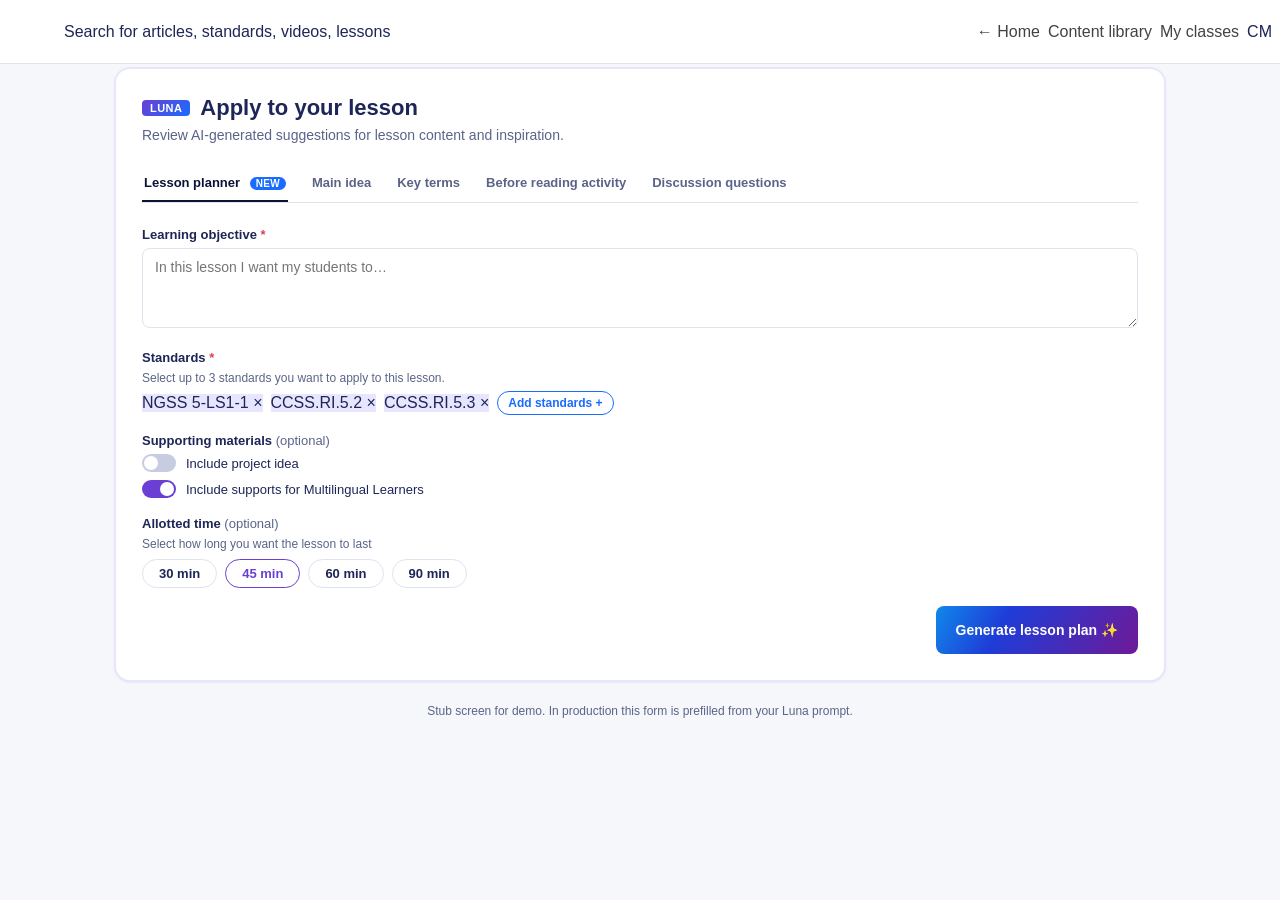
<file: lesson-planner.html>
<!doctype html>
<html lang="en">
<head>
  <meta charset="utf-8">
  <meta name="viewport" content="width=device-width, initial-scale=1">
  <title>Lesson Planner · Newsela</title>
  <link rel="stylesheet" href="assets/styles.css">
</head>
<body>

<nav class="topnav">
  <div class="brand"></div>
  <div class="search">Search for articles, standards, videos, lessons</div>
  <div class="nav-links">
    <a href="index.html">← Home</a>
    <a>Content library</a>
    <a>My classes</a>
  </div>
  <div class="avatar">CM</div>
</nav>

<div class="stub-page">
  <div class="stub-breadcrumb"><a href="index.html">Home</a> / Lesson Planner</div>

  <div id="routed-banner" class="stub-panel routed-from" style="display:none;margin-bottom:16px;">
    <strong>Luna routed you here</strong> based on your prompt:
    <em id="routed-prompt" style="display:block;margin-top:4px;"></em>
  </div>

  <div class="stub-panel">
    <h1><span style="background:linear-gradient(135deg,#6b3fd4,#1a6bff);color:white;padding:2px 8px;border-radius:4px;font-size:11px;font-weight:700;letter-spacing:0.04em;">LUNA</span> Apply to your lesson</h1>
    <p class="sub">Review AI-generated suggestions for lesson content and inspiration.</p>

    <div class="lp-tabs" style="margin-bottom: 24px;">
      <button class="lp-tab active">Lesson planner <span class="new-chip">NEW</span></button>
      <button class="lp-tab">Main idea</button>
      <button class="lp-tab">Key terms</button>
      <button class="lp-tab">Before reading activity</button>
      <button class="lp-tab">Discussion questions</button>
    </div>

    <div class="form-row">
      <label>Learning objective <span class="required">*</span></label>
      <textarea id="obj-input" placeholder="In this lesson I want my students to…"></textarea>
    </div>

    <div class="form-row">
      <label>Standards <span class="required">*</span></label>
      <p style="font-size:12px;color:var(--nw-text-muted);margin:0 0 6px;">Select up to 3 standards you want to apply to this lesson.</p>
      <div style="display:flex;gap:8px;align-items:center;flex-wrap:wrap;">
        <span class="standard-chip" style="background:var(--nw-lavender);">NGSS 5-LS1-1 ×</span>
        <span class="standard-chip" style="background:var(--nw-lavender);">CCSS.RI.5.2 ×</span>
        <span class="standard-chip" style="background:var(--nw-lavender);">CCSS.RI.5.3 ×</span>
        <button style="background:white;border:1.5px solid var(--nw-blue);color:var(--nw-blue);padding:4px 10px;border-radius:999px;font-size:12px;font-weight:600;">Add standards +</button>
      </div>
    </div>

    <div class="form-row">
      <label>Supporting materials <span style="font-weight:400;color:var(--nw-text-muted);">(optional)</span></label>
      <div class="toggle-row"><div class="toggle"></div>Include project idea</div>
      <div class="toggle-row on"><div class="toggle"></div>Include supports for Multilingual Learners</div>
    </div>

    <div class="form-row">
      <label>Allotted time <span style="font-weight:400;color:var(--nw-text-muted);">(optional)</span></label>
      <p style="font-size:12px;color:var(--nw-text-muted);margin:0 0 8px;">Select how long you want the lesson to last</p>
      <div class="time-options">
        <button class="time-opt">30 min</button>
        <button class="time-opt active">45 min</button>
        <button class="time-opt">60 min</button>
        <button class="time-opt">90 min</button>
      </div>
    </div>

    <div style="text-align:right;">
      <button class="primary-btn" onclick="window.location.href='luna.html?prompt='+encodeURIComponent(document.getElementById('obj-input').value || 'Generate my lesson plan')">Generate lesson plan ✨</button>
    </div>
  </div>

  <p style="text-align:center;margin-top:22px;font-size:12px;color:var(--nw-text-muted);">
    Stub screen for demo. In production this form is prefilled from your Luna prompt.
  </p>
</div>

<script>
(function(){
  var p = new URLSearchParams(location.search).get('prompt');
  var from = new URLSearchParams(location.search).get('from');
  if (p) {
    document.getElementById('obj-input').value = p;
    if (from === 'v2') {
      var banner = document.getElementById('routed-banner');
      document.getElementById('routed-prompt').textContent = '"' + p + '"';
      banner.style.display = 'block';
    }
  }
})();
</script>
</body>
</html>
</file>
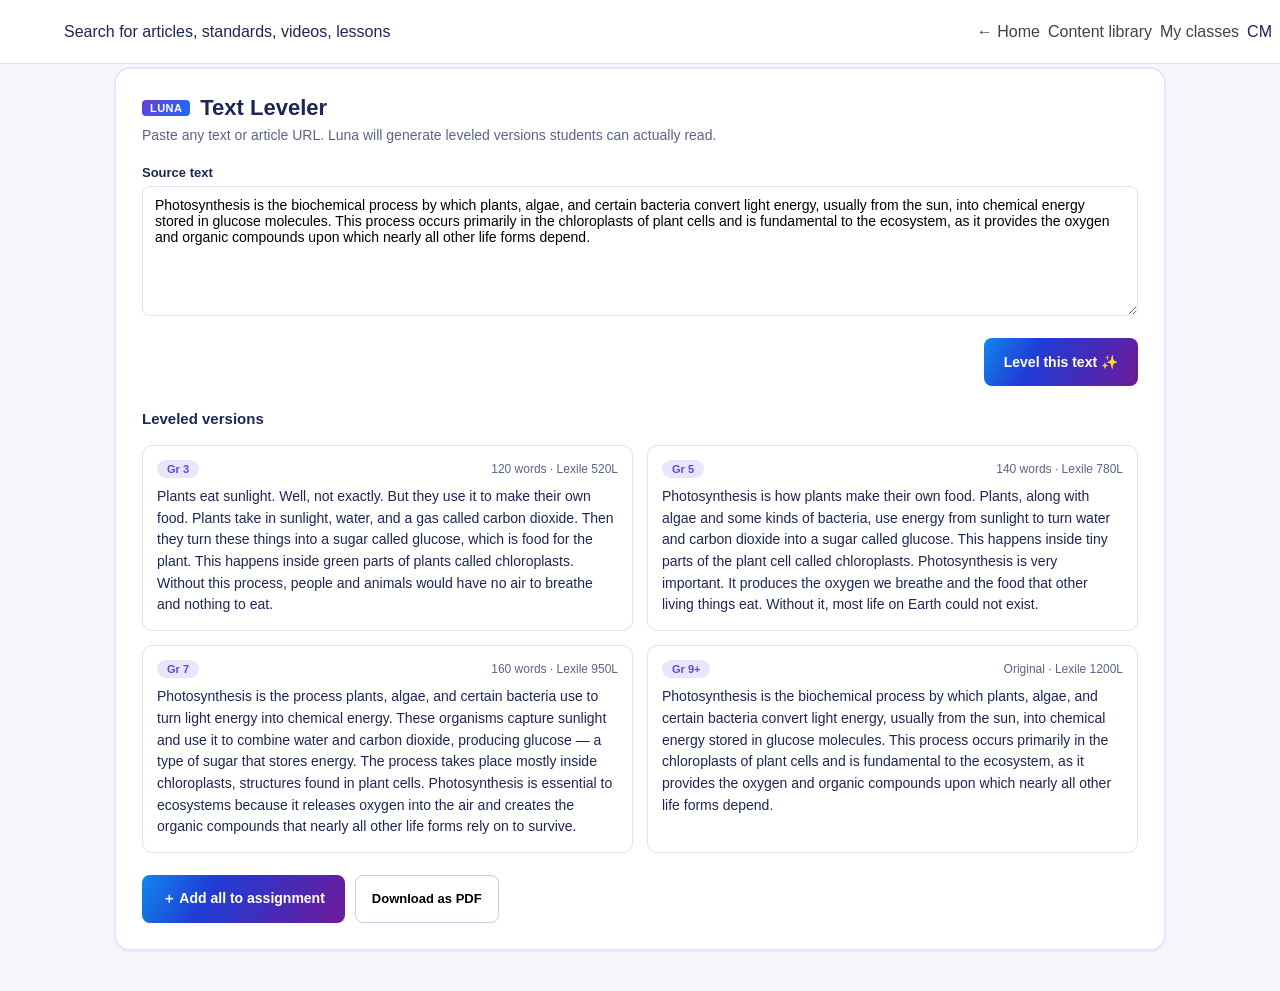
<file: leveler.html>
<!doctype html>
<html lang="en">
<head>
  <meta charset="utf-8">
  <meta name="viewport" content="width=device-width, initial-scale=1">
  <title>Text Leveler · Newsela</title>
  <link rel="stylesheet" href="assets/styles.css">
</head>
<body>

<nav class="topnav">
  <div class="brand"></div>
  <div class="search">Search for articles, standards, videos, lessons</div>
  <div class="nav-links">
    <a href="index.html">← Home</a>
    <a>Content library</a>
    <a>My classes</a>
  </div>
  <div class="avatar">CM</div>
</nav>

<div class="stub-page">
  <div class="stub-breadcrumb"><a href="index.html">Home</a> / Text Leveler</div>

  <div id="routed-banner" class="stub-panel routed-from" style="display:none;margin-bottom:16px;">
    <strong>Luna routed you here</strong> based on your prompt:
    <em id="routed-prompt" style="display:block;margin-top:4px;"></em>
  </div>

  <div class="stub-panel">
    <h1><span style="background:linear-gradient(135deg,#6b3fd4,#1a6bff);color:white;padding:2px 8px;border-radius:4px;font-size:11px;font-weight:700;letter-spacing:0.04em;">LUNA</span> Text Leveler</h1>
    <p class="sub">Paste any text or article URL. Luna will generate leveled versions students can actually read.</p>

    <div class="form-row">
      <label>Source text</label>
      <textarea id="source-text" style="min-height:130px;">Photosynthesis is the biochemical process by which plants, algae, and certain bacteria convert light energy, usually from the sun, into chemical energy stored in glucose molecules. This process occurs primarily in the chloroplasts of plant cells and is fundamental to the ecosystem, as it provides the oxygen and organic compounds upon which nearly all other life forms depend.</textarea>
    </div>

    <div style="text-align:right;margin-bottom:24px;">
      <button class="primary-btn">Level this text ✨</button>
    </div>

    <h3 style="margin:20px 0 10px; font-size:15px;">Leveled versions</h3>

    <div class="leveler-grid">
      <div class="leveler-card">
        <div class="lvl-header">
          <span class="grade-chip">Gr 3</span>
          <span>120 words · Lexile 520L</span>
        </div>
        <p>Plants eat sunlight. Well, not exactly. But they use it to make their own food. Plants take in sunlight, water, and a gas called carbon dioxide. Then they turn these things into a sugar called glucose, which is food for the plant. This happens inside green parts of plants called chloroplasts. Without this process, people and animals would have no air to breathe and nothing to eat.</p>
      </div>

      <div class="leveler-card">
        <div class="lvl-header">
          <span class="grade-chip">Gr 5</span>
          <span>140 words · Lexile 780L</span>
        </div>
        <p>Photosynthesis is how plants make their own food. Plants, along with algae and some kinds of bacteria, use energy from sunlight to turn water and carbon dioxide into a sugar called glucose. This happens inside tiny parts of the plant cell called chloroplasts. Photosynthesis is very important. It produces the oxygen we breathe and the food that other living things eat. Without it, most life on Earth could not exist.</p>
      </div>

      <div class="leveler-card">
        <div class="lvl-header">
          <span class="grade-chip">Gr 7</span>
          <span>160 words · Lexile 950L</span>
        </div>
        <p>Photosynthesis is the process plants, algae, and certain bacteria use to turn light energy into chemical energy. These organisms capture sunlight and use it to combine water and carbon dioxide, producing glucose — a type of sugar that stores energy. The process takes place mostly inside chloroplasts, structures found in plant cells. Photosynthesis is essential to ecosystems because it releases oxygen into the air and creates the organic compounds that nearly all other life forms rely on to survive.</p>
      </div>

      <div class="leveler-card">
        <div class="lvl-header">
          <span class="grade-chip">Gr 9+</span>
          <span>Original · Lexile 1200L</span>
        </div>
        <p>Photosynthesis is the biochemical process by which plants, algae, and certain bacteria convert light energy, usually from the sun, into chemical energy stored in glucose molecules. This process occurs primarily in the chloroplasts of plant cells and is fundamental to the ecosystem, as it provides the oxygen and organic compounds upon which nearly all other life forms depend.</p>
      </div>
    </div>

    <div style="display:flex;gap:10px;margin-top:22px;">
      <button class="primary-btn">＋ Add all to assignment</button>
      <button style="background:white;border:1.5px solid var(--nw-border-strong);padding:10px 16px;border-radius:8px;font-weight:600;font-size:13px;">Download as PDF</button>
    </div>
  </div>
</div>

<script>
(function(){
  var p = new URLSearchParams(location.search).get('prompt');
  var from = new URLSearchParams(location.search).get('from');
  if (p && from === 'v2') {
    var banner = document.getElementById('routed-banner');
    document.getElementById('routed-prompt').textContent = '"' + p + '"';
    banner.style.display = 'block';
  }
})();
</script>
</body>
</html>
</file>
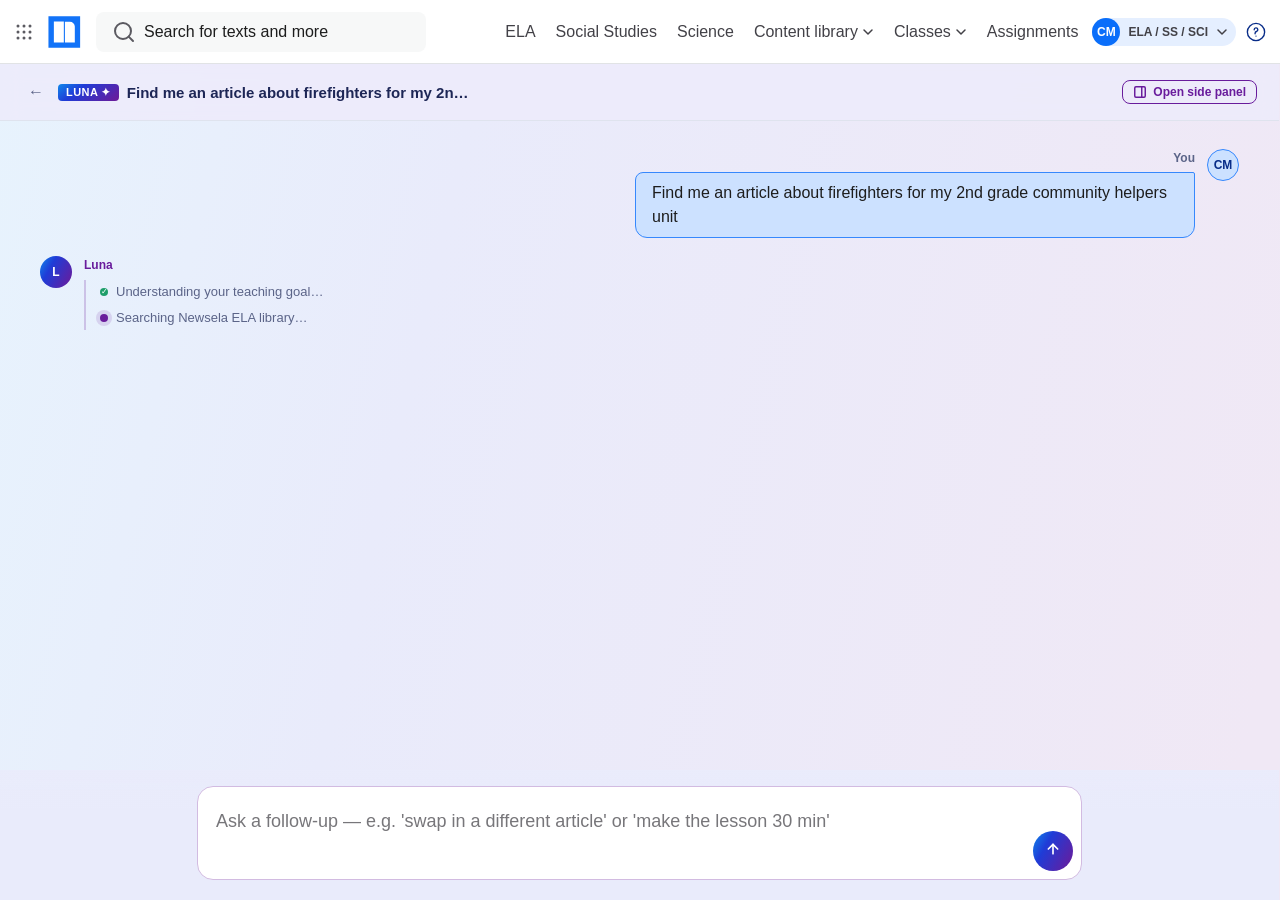
<file: luna-v4.html>
<!doctype html>
<html lang="en">
<head>
  <meta charset="utf-8">
  <meta name="viewport" content="width=device-width, initial-scale=1">
  <title>Luna · Newsela</title>
  <link rel="stylesheet" href="assets/styles.css">
</head>
<body class="luna-page">

<nav class="topnav">
  <div class="nav-left">
    <button class="topnav-waffle" aria-label="Menu">
      <svg width="18" height="18" viewBox="0 0 18 18" fill="none">
        <circle cx="3" cy="3" r="1.5" fill="currentColor"/>
        <circle cx="9" cy="3" r="1.5" fill="currentColor"/>
        <circle cx="15" cy="3" r="1.5" fill="currentColor"/>
        <circle cx="3" cy="9" r="1.5" fill="currentColor"/>
        <circle cx="9" cy="9" r="1.5" fill="currentColor"/>
        <circle cx="15" cy="9" r="1.5" fill="currentColor"/>
        <circle cx="3" cy="15" r="1.5" fill="currentColor"/>
        <circle cx="9" cy="15" r="1.5" fill="currentColor"/>
        <circle cx="15" cy="15" r="1.5" fill="currentColor"/>
      </svg>
    </button>
    <a href="index.html" class="brand"><img src="assets/img/newsela-logo.svg" alt="Newsela" /></a>
  </div>
  <div class="topnav-search">
    <svg width="24" height="24" viewBox="0 0 24 24" fill="none" stroke="currentColor" stroke-width="2" stroke-linecap="round" stroke-linejoin="round"><circle cx="11" cy="11" r="8"/><line x1="21" y1="21" x2="16.65" y2="16.65"/></svg>
    <span>Search for texts and more</span>
  </div>
  <div class="nav-links">
    <a class="nav-link">ELA</a>
    <a class="nav-link">Social Studies</a>
    <a class="nav-link">Science</a>
    <a class="nav-link">Content library
      <svg width="12" height="12" viewBox="0 0 12 12" fill="none"><path d="M2 4l4 4 4-4" stroke="currentColor" stroke-width="1.5" stroke-linecap="round" stroke-linejoin="round"/></svg>
    </a>
    <a class="nav-link">Classes
      <svg width="12" height="12" viewBox="0 0 12 12" fill="none"><path d="M2 4l4 4 4-4" stroke="currentColor" stroke-width="1.5" stroke-linecap="round" stroke-linejoin="round"/></svg>
    </a>
    <a class="nav-link">Assignments</a>
  </div>
  <div class="nav-right">
    <div class="topnav-profile">
      <div class="topnav-avatar">CM</div>
      <span class="topnav-subjects">ELA / SS / SCI</span>
      <svg class="topnav-profile-chevron" viewBox="0 0 12 12" fill="none"><path d="M2 4l4 4 4-4" stroke="currentColor" stroke-width="1.5" stroke-linecap="round" stroke-linejoin="round"/></svg>
    </div>
    <button class="topnav-help" aria-label="Help">
      <svg width="22" height="22" viewBox="0 0 22 22" fill="none"><circle cx="11" cy="11" r="9.5" stroke="currentColor" stroke-width="1.5"/><path d="M9 8.5a2 2 0 1 1 2.5 1.94c-.8.22-1.5.94-1.5 1.86V13" stroke="currentColor" stroke-width="1.5" stroke-linecap="round"/><circle cx="11" cy="15.5" r=".75" fill="currentColor"/></svg>
    </button>
  </div>
</nav>

<div class="luna-shell" id="luna-shell">
  <section class="chat-main">
    <div class="chat-header">
      <div class="title">
        <a href="index.html" class="back-home" aria-label="Back to homepage">←</a>
        <span class="luna-chip">LUNA ✦</span>
        <span id="chat-title">New chat</span>
      </div>
      <div class="actions">
        <button class="open-panel-btn" id="open-panel-btn">
          <svg width="14" height="14" viewBox="0 0 24 24" fill="none" stroke="currentColor" stroke-width="2.5" stroke-linecap="round" stroke-linejoin="round"><rect x="3" y="3" width="18" height="18" rx="2"/><line x1="15" y1="3" x2="15" y2="21"/></svg>
          Open side panel
        </button>
      </div>
    </div>

    <div class="chat-stream" id="chat-stream"></div>

    <div class="chat-input-bar">
      <div class="chat-input">
        <textarea id="chat-input" placeholder="Ask a follow-up — e.g. 'swap in a different article' or 'make the lesson 30 min'"></textarea>
        <button class="send-btn" id="chat-send" aria-label="Send">
          <svg width="16" height="16" viewBox="0 0 24 24" fill="none" stroke="currentColor" stroke-width="2.5" stroke-linecap="round" stroke-linejoin="round"><line x1="12" y1="19" x2="12" y2="5"/><polyline points="5 12 12 5 19 12"/></svg>
        </button>
      </div>
    </div>
  </section>

  <aside class="artifact-panel" id="artifact-panel">
    <div class="artifact-header">
      <div class="art-h-left">
        <div class="art-h-title" id="art-title">Your materials</div>
        <div class="art-h-sub" id="art-sub">AI-generated resources for your assignment.</div>
      </div>
      <button class="art-close" id="art-close" aria-label="Close">×</button>
    </div>
    <div class="artifact-body" id="artifact-body">
      <div class="panel-empty-state" id="panel-empty-state">
        <div class="panel-empty-icon">
          <svg width="36" height="36" viewBox="0 0 24 24" fill="none" stroke="currentColor" stroke-width="1.5" stroke-linecap="round" stroke-linejoin="round"><path d="M14 2H6a2 2 0 0 0-2 2v16a2 2 0 0 0 2 2h12a2 2 0 0 0 2-2V8z"/><polyline points="14 2 14 8 20 8"/><line x1="16" y1="13" x2="8" y2="13"/><line x1="16" y1="17" x2="8" y2="17"/><polyline points="10 9 9 9 8 9"/></svg>
        </div>
        <p class="panel-empty-title">No materials yet</p>
        <p class="panel-empty-sub">Chat with Luna to find content and generate supporting materials for your lesson.</p>
      </div>
    </div>
    <div class="artifact-actions" id="artifact-actions"></div>
  </aside>
</div>

<!-- Content preview modal -->
<div id="preview-modal" class="preview-modal" role="dialog" aria-modal="true" aria-labelledby="preview-modal-title">
  <div class="preview-modal-backdrop"></div>
  <div class="preview-modal-card">
    <div class="preview-modal-header">
      <div class="preview-modal-header-left">
        <div class="preview-modal-title" id="preview-modal-title">
          <span class="luna-badge">LUNA ✦</span>
          <span id="pm-title-text">Content preview</span>
        </div>
        <div class="preview-modal-sub" id="pm-sub">Review before including it in your assignment</div>
      </div>
      <button class="preview-modal-close" id="preview-modal-close" aria-label="Close">×</button>
    </div>
    <div class="preview-modal-body" id="pm-body"></div>
    <div class="preview-modal-footer" id="pm-footer"></div>
  </div>
</div>

<script src="assets/app.js"></script>
<script>initLunaV4();</script>
</body>
</html>
</file>
<file: assets/styles.css>
/* ============================================================
   Newsela Luna POC — shared styles
   Clickable wireframe fidelity; Newsela-inspired palette
   ============================================================ */

:root {
  /* Core palette — Newsela-inspired */
  --nw-blue: #1a6bff;
  --nw-blue-600: #0f54d6;
  --nw-blue-700: #0b42a8;
  --nw-indigo: #2d3bd1;
  --nw-purple: #6b3fd4;
  --nw-purple-600: #5a2db8;
  --nw-lavender: #e8e6ff;
  --nw-lavender-2: #f2f0ff;
  --nw-lavender-3: #faf9ff;
  --nw-sky: #e1efff;
  --nw-ink: #0a1535;
  --nw-text: #1d2656;
  --nw-text-muted: #5b6488;
  --nw-border: #dfe3ee;
  --nw-border-strong: #c7cde0;
  --nw-bg: #f5f7fb;
  --nw-surface: #ffffff;
  --nw-green: #1e9e6a;
  --nw-red: #d5405c;
  --nw-yellow: #f0a500;

  --nw-gradient: linear-gradient(135deg, #f2f0ff 0%, #e1efff 50%, #f8f3ff 100%);
  --nw-gradient-hero: linear-gradient(135deg, #eae6ff 0%, #d9eaff 50%, #e8d8ff 100%);

  --radius-sm: 6px;
  --radius-md: 10px;
  --radius-lg: 16px;
  --radius-xl: 24px;

  --shadow-sm: 0 1px 2px rgba(13, 21, 53, 0.06);
  --shadow-md: 0 4px 12px rgba(13, 21, 53, 0.08);
  --shadow-lg: 0 10px 30px rgba(13, 21, 53, 0.12);

  --font-sans: -apple-system, BlinkMacSystemFont, "Segoe UI", Roboto, "Helvetica Neue", Arial, sans-serif;

  /* Angelou DS 2.0 — Luna AI tokens (source: angelou-ds-reference.html) */
  --ai-gradient: linear-gradient(102deg, #00CDF6 0%, #1088EB 25%, #1F3CD7 50%, #691C9C 100%);
  --ai-gradient-btn: linear-gradient(-60.86deg, #691C9C 4.6%, #1F3CD7 66.6%, #1088EB 100%);
  --ai-gradient-tag: linear-gradient(-38.73deg, #691C9C 4.6%, #1F3CD7 66.6%, #1088EB 100%);
  --ai-bubble-bg: linear-gradient(90deg, rgba(255,255,255,0.9), rgba(255,255,255,0.9)), linear-gradient(139.33deg, #00CDF6 0%, #1088EB 25%, #1F3CD7 50%, #691C9C 100%);
  --ai-purple: #691C9C;
  --ai-purple-500: #8B1EA4;
  --human-bubble-bg: #CCE1FF;
  --human-bubble-border: #3688FD;

  /* Angelou DS 2.0 — type scale tokens */
  --font-size-12: 12px;
  --font-size-14: 14px;
  --font-weight-bold: 700;
  --line-height-snug: 1.3;
  --line-height-normal: 1.5;

  /* Angelou DS 2.0 — blue scale */
  --ui-core-700: #082C88;
  --ui-core-50: #E5EFFF;
  --nw-border-subtle: rgba(223, 227, 238, 0.55);
}

* { box-sizing: border-box; }
html, body {
  margin: 0; padding: 0;
  font-family: var(--font-sans);
  color: var(--nw-text);
  background: var(--nw-bg);
  -webkit-font-smoothing: antialiased;
}
/* Luna page: lock to viewport height so only chat-stream scrolls */
html:has(body.luna-page) {
  background: linear-gradient(-76.84deg, #f0e8f5 4.6%, #e9ebfb 66.6%, #e7f3fd 100%) fixed;
  height: 100%;
  overflow: hidden;
}
body.luna-page {
  background: transparent;
  height: 100%;
  overflow: hidden;
}
a { color: inherit; text-decoration: none; }
button { font-family: inherit; cursor: pointer; }
img { max-width: 100%; display: block; }

/* ---------- Top navigation (shared) ---------- */
/* Legacy topnav rules — overridden by "Topnav — Figma spec" block below */
.topnav .brand::before { content: none; }
.topnav .nav-links {
  display: flex; gap: 8px; margin-left: auto;
  align-items: center;
}
.topnav .nav-links a { color: #424147; font-size: 16px; font-weight: 400; }

/* ---------- Shared page frame ---------- */
.page { min-height: 100vh; }
.container { max-width: 1400px; margin: 0 auto; padding: 0 24px; }

/* ============================================================
   HOMEPAGE
   ============================================================ */

.hero {
  background: var(--nw-gradient-hero);
  padding: 36px 24px 64px;
  position: relative;
  overflow: hidden;
}
.hero-inner {
  max-width: 1400px; margin: 0 auto;
  position: relative; z-index: 2;
}
.hero .greeting {
  color: var(--nw-text);
  font-size: 14px;
  margin-bottom: 8px;
  opacity: 0.8;
}
.hero h1 {
  font-size: 34px; font-weight: 700;
  margin: 0 0 24px 0;
  color: var(--nw-ink);
  max-width: 760px;
  line-height: 1.15;
}
.hero .luna-input {
  max-width: 760px;
  background: rgba(255,255,255,0.8);
  backdrop-filter: blur(8px);
  border: 1.5px solid rgba(255,255,255,0.9);
  border-radius: var(--radius-lg);
  padding: 16px 18px;
  box-shadow: var(--shadow-md);
  display: flex; gap: 12px; align-items: flex-end;
}
.hero .luna-input textarea {
  flex: 1;
  border: none; outline: none;
  background: transparent;
  resize: none;
  font-family: inherit;
  font-size: 15px;
  color: var(--nw-text);
  min-height: 56px;
  line-height: 1.45;
}
.hero .luna-input textarea::placeholder {
  color: var(--nw-text-muted);
}
.hero .luna-submit {
  width: 42px; height: 42px;
  background: var(--nw-blue);
  color: white;
  border: none;
  border-radius: 50%;
  font-size: 18px;
  display: flex; align-items: center; justify-content: center;
  transition: transform 0.15s, background 0.15s;
  flex-shrink: 0;
}
.hero .luna-submit:hover {
  background: var(--nw-blue-600);
  transform: scale(1.05);
}

.suggestion-chips {
  display: flex; flex-wrap: wrap; gap: 10px;
  margin-top: 18px;
  max-width: 760px;
}
.suggestion-chips .chip {
  background: rgba(255,255,255,0.9);
  border: 1px solid var(--nw-border);
  border-radius: 999px;
  padding: 8px 14px;
  font-size: 13px;
  color: var(--nw-text);
  transition: all 0.15s;
}
.suggestion-chips .chip:hover {
  background: white;
  border-color: var(--nw-purple);
  color: var(--nw-purple);
}

.capability-cards {
  display: grid;
  grid-template-columns: repeat(3, 1fr);
  gap: 16px;
  max-width: 760px;
  margin-top: 22px;
}
.capability-card {
  background: white;
  border: 1px solid var(--nw-border);
  border-radius: var(--radius-md);
  padding: 14px 16px;
  text-align: left;
  transition: all 0.2s;
  cursor: pointer;
  display: block;
}
.capability-card:hover {
  box-shadow: var(--shadow-md);
  transform: translateY(-2px);
  border-color: var(--nw-purple);
}
.capability-card .cap-label {
  font-size: 11px;
  font-weight: 700;
  color: var(--nw-purple);
  letter-spacing: 0.06em;
  text-transform: uppercase;
  margin-bottom: 6px;
  display: flex; align-items: center; gap: 6px;
}
.capability-card .cap-label::before {
  content: "";
  width: 14px; height: 14px; border-radius: 3px;
  background: var(--nw-purple);
  display: inline-block;
}
.capability-card .cap-desc {
  font-size: 13px;
  color: var(--nw-text);
  line-height: 1.4;
}

.astronaut {
  position: absolute;
  right: 24px; top: 10px;
  width: 380px;
  pointer-events: none;
  z-index: 1;
}

.at-a-glance {
  position: absolute;
  right: 40px; bottom: 30px;
  background: white;
  border-radius: var(--radius-md);
  padding: 14px 18px;
  box-shadow: var(--shadow-md);
  display: grid;
  grid-template-columns: repeat(2, 1fr);
  gap: 12px 22px;
  min-width: 240px;
  z-index: 3;
}
.at-a-glance h3 {
  grid-column: 1 / -1;
  margin: 0 0 4px;
  font-size: 12px;
  font-weight: 700;
  color: var(--nw-text);
  letter-spacing: 0.04em;
}
.at-a-glance .stat .num {
  font-size: 22px; font-weight: 700;
  color: var(--nw-ink);
  line-height: 1;
}
.at-a-glance .stat .label {
  font-size: 11px;
  color: var(--nw-text-muted);
  margin-top: 2px;
  line-height: 1.2;
}
.at-a-glance .stat .num.warn { color: var(--nw-red); }
.at-a-glance .stat .num.ok { color: var(--nw-green); }

/* Content tabs section */
.content-tabs {
  max-width: 1400px; margin: -28px auto 0;
  background: white;
  border-radius: var(--radius-lg);
  padding: 8px 18px 0;
  box-shadow: var(--shadow-sm);
  position: relative; z-index: 4;
}
.content-tabs .tabs-row {
  display: flex; gap: 4px;
  border-bottom: 1px solid var(--nw-border);
}
.content-tabs .tab {
  padding: 14px 18px;
  font-size: 13px;
  font-weight: 600;
  color: var(--nw-text-muted);
  border-bottom: 2px solid transparent;
  cursor: pointer;
  transition: all 0.15s;
  background: none; border-top: none; border-left: none; border-right: none;
}
.content-tabs .tab.active {
  color: var(--nw-ink);
  border-bottom-color: var(--nw-blue);
}

.main-grid {
  display: grid;
  grid-template-columns: 1fr 320px;
  gap: 24px;
  max-width: 1400px;
  margin: 24px auto;
  padding: 0 24px;
}

.section-header {
  display: flex; justify-content: space-between; align-items: center;
  margin-bottom: 14px;
}
.section-header h2 {
  font-size: 18px; font-weight: 700; margin: 0;
}
.section-header .viewall { font-size: 13px; color: var(--nw-blue); font-weight: 600; }

.sub-tabs {
  display: flex; gap: 18px;
  margin-bottom: 14px;
  font-size: 13px;
}
.sub-tabs .sub-tab {
  padding: 6px 0;
  color: var(--nw-text-muted);
  cursor: pointer;
  border-bottom: 2px solid transparent;
  font-weight: 500;
}
.sub-tabs .sub-tab.active {
  color: var(--nw-ink);
  border-bottom-color: var(--nw-blue);
  font-weight: 600;
}

.article-grid {
  display: grid;
  grid-template-columns: repeat(3, 1fr);
  gap: 16px;
  margin-bottom: 26px;
}
.article-card {
  background: white;
  border: 1px solid var(--nw-border);
  border-radius: var(--radius-md);
  overflow: hidden;
  display: flex; flex-direction: column;
  transition: all 0.15s;
}
.article-card:hover {
  box-shadow: var(--shadow-md);
  transform: translateY(-1px);
}
.article-card .thumb {
  aspect-ratio: 16 / 10;
  background: linear-gradient(135deg, #ddd, #bbb);
  background-size: cover; background-position: center;
  position: relative;
}
.article-card .thumb .play {
  position: absolute; inset: 0;
  display: flex; align-items: center; justify-content: center;
  color: white; font-size: 34px;
  text-shadow: 0 2px 8px rgba(0,0,0,0.4);
}
.article-card .meta {
  padding: 10px 12px 4px;
  font-size: 11px;
  color: var(--nw-text-muted);
}
.article-card .title {
  padding: 0 12px;
  font-size: 14px;
  font-weight: 600;
  line-height: 1.35;
  color: var(--nw-text);
  margin-bottom: 10px;
  display: -webkit-box;
  -webkit-line-clamp: 2;
  -webkit-box-orient: vertical;
  overflow: hidden;
}
.article-card .footer {
  padding: 10px 12px;
  border-top: 1px solid var(--nw-border);
  display: flex; justify-content: space-between;
  font-size: 12px;
  color: var(--nw-text-muted);
}
.article-card .footer .add-btn {
  background: var(--nw-lavender);
  color: var(--nw-purple);
  border: none;
  padding: 4px 10px;
  border-radius: 4px;
  font-size: 11px;
  font-weight: 600;
}

/* Right sidebar */
.side {
  display: flex; flex-direction: column; gap: 20px;
}
.side-card {
  background: white;
  border: 1px solid var(--nw-border);
  border-radius: var(--radius-md);
  padding: 16px;
}
.side-card h3 {
  font-size: 13px; font-weight: 700; letter-spacing: 0.02em;
  margin: 0 0 12px;
  display: flex; justify-content: space-between;
}
.side-card h3 a { font-size: 12px; color: var(--nw-blue); font-weight: 600; }
.assignment-item {
  display: grid;
  grid-template-columns: 48px 1fr;
  gap: 10px;
  padding: 10px 0;
  border-bottom: 1px solid var(--nw-border);
  font-size: 12px;
}
.assignment-item:last-child { border-bottom: none; }
.assignment-item .thumb {
  width: 48px; height: 48px;
  border-radius: 6px;
  background: linear-gradient(135deg, #d9eaff, #e8d8ff);
}
.assignment-item .title {
  font-weight: 600; color: var(--nw-text);
  margin-bottom: 2px;
  display: -webkit-box;
  -webkit-line-clamp: 2;
  -webkit-box-orient: vertical;
  overflow: hidden;
}
.assignment-item .sub { color: var(--nw-text-muted); }
.assignment-item .grade-chip {
  display: inline-block;
  background: var(--nw-lavender);
  color: var(--nw-purple);
  padding: 2px 6px;
  border-radius: 4px;
  font-size: 10px;
  font-weight: 700;
  margin-top: 2px;
}

.writing-promo {
  background: var(--nw-gradient);
  border-radius: var(--radius-md);
  padding: 16px;
  position: relative;
  overflow: hidden;
}
.writing-promo .label {
  font-weight: 700; color: var(--nw-purple);
  font-size: 13px; letter-spacing: 0.04em;
  margin-bottom: 10px;
}
.writing-promo .cta {
  background: var(--nw-ink); color: white;
  padding: 7px 14px;
  border-radius: 999px;
  font-size: 12px; font-weight: 600;
  border: none;
}

.quicklinks .ql-item {
  display: flex; align-items: center; gap: 10px;
  padding: 9px 0;
  font-size: 13px;
  color: var(--nw-text);
  border-bottom: 1px solid var(--nw-border);
}
.quicklinks .ql-item:last-child { border-bottom: none; }
.quicklinks .ql-item .icon {
  width: 22px; height: 22px;
  background: var(--nw-lavender-2);
  color: var(--nw-purple);
  border-radius: 5px;
  display: flex; align-items: center; justify-content: center;
  font-size: 11px;
}

/* ============================================================
   LUNA CHAT PAGE
   ============================================================ */

.luna-shell {
  display: grid;
  grid-template-columns: 1fr 0fr;
  height: calc(100vh - 64px);
  margin-top: 64px;
  overflow: hidden;
  transition: grid-template-columns 0.4s ease;
  background: transparent;
}
.luna-shell.with-artifact {
  grid-template-columns: 1fr 560px;
}

/* All buttons inside Luna chat are 32px */
.luna-shell .primary-btn {
  height: 32px; padding: 0 16px; font-size: 13px;
}
.luna-shell .ghost-btn {
  height: 32px; padding: 0 14px; font-size: 13px;
}
.luna-shell .artifact-actions button,
.luna-shell .artifact-actions button.primary {
  height: 32px; padding: 0 14px; font-size: 13px;
}
.luna-shell .preview-modal-footer button.primary,
.luna-shell .preview-modal-footer .ghost-btn {
  height: 32px; padding: 0 16px; font-size: 13px;
}

.chat-header .back-home {
  display: inline-flex; align-items: center; justify-content: center;
  width: 28px; height: 28px;
  border-radius: 6px;
  color: var(--nw-text-muted);
  margin-right: 8px;
  font-size: 16px;
  transition: all 0.15s;
}
.chat-header .back-home:hover {
  background: var(--nw-lavender-2);
  color: var(--nw-purple);
}
.chat-header .title { display: flex; align-items: center; }
.chat-sidebar {
  background: #f8f9fd;
  border-right: 1px solid var(--nw-border);
  padding: 16px 12px;
  overflow-y: auto;
  display: flex; flex-direction: column;
}
.chat-sidebar .new-chat {
  display: flex; align-items: center; gap: 8px;
  padding: 10px 12px;
  background: white;
  border: 1px solid var(--nw-border);
  border-radius: 8px;
  font-size: 13px; font-weight: 600;
  margin-bottom: 14px;
  cursor: pointer;
  color: var(--nw-text);
}
.chat-sidebar .new-chat:hover { border-color: var(--nw-purple); color: var(--nw-purple); }
.chat-sidebar .section-label {
  font-size: 10px; font-weight: 700; letter-spacing: 0.1em;
  color: var(--nw-text-muted);
  padding: 12px 10px 6px;
  text-transform: uppercase;
}
.chat-sidebar .chat-item {
  display: block;
  padding: 9px 12px;
  font-size: 13px;
  color: var(--nw-text);
  border-radius: 6px;
  cursor: pointer;
  overflow: hidden; text-overflow: ellipsis; white-space: nowrap;
}
.chat-sidebar .chat-item:hover { background: rgba(107, 63, 212, 0.08); }
.chat-sidebar .chat-item.active {
  background: var(--nw-lavender);
  color: var(--nw-purple);
  font-weight: 600;
}
.chat-sidebar .home-link {
  margin-top: auto;
  padding: 10px 12px;
  font-size: 12px;
  color: var(--nw-text-muted);
  border-top: 1px solid var(--nw-border);
  text-align: center;
}
.chat-sidebar .home-link a { color: var(--nw-blue); }

.chat-main {
  display: flex; flex-direction: column;
  min-width: 0;
  min-height: 0;
  overflow: hidden;
  background: transparent;
  position: relative;
}
.chat-header {
  display: flex; align-items: center; justify-content: space-between;
  padding: 14px 22px;
  border-bottom: 1px solid var(--nw-border);
  position: sticky;
  top: 0;
  z-index: 20;
  background: rgba(237, 235, 251, 0.88);
  backdrop-filter: blur(10px);
  -webkit-backdrop-filter: blur(10px);
}
.chat-header .title {
  font-size: 15px; font-weight: 600;
}
.chat-header .title .luna-chip {
  display: inline-flex; align-items: center; gap: 4px;
  background: var(--ai-gradient-tag);
  color: white; padding: 2px 8px; border-radius: 4px;
  font-size: 11px; font-weight: 700; margin-right: 8px;
  letter-spacing: 0.04em;
}
.luna-beta-badge {
  display: inline-flex; align-items: center;
  background: var(--ai-gradient-tag);
  color: white; padding: 2px 8px; border-radius: 4px;
  font-size: 10px; font-weight: 700; margin-left: 8px;
  letter-spacing: 0.06em;
}
.chat-header .actions { display: flex; gap: 8px; }
.chat-header .actions button:not(.open-panel-btn) {
  background: white;
  border: 1px solid var(--nw-border);
  padding: 6px 12px; border-radius: 6px;
  font-size: 12px; color: var(--nw-text);
}

.open-panel-btn {
  display: inline-flex; align-items: center; gap: 6px;
  height: 24px; padding: 0 10px;
  background: transparent;
  border: 1px solid var(--ai-purple);
  border-radius: 8px;
  color: var(--ai-purple);
  font-size: 12px; font-weight: 600;
  cursor: pointer;
  white-space: nowrap;
  transition: background 0.15s;
}
.open-panel-btn:hover { background: var(--nw-lavender-2); }
.open-panel-btn:focus-visible { outline: 2px solid #082C88; outline-offset: 2px; }
.luna-shell.with-artifact .open-panel-btn { display: none; }

.panel-empty-state {
  display: flex; flex-direction: column; align-items: center; justify-content: center;
  text-align: center;
  height: 100%;
  padding: 40px 32px;
  gap: 12px;
  color: var(--nw-text-muted);
}
.panel-empty-icon {
  width: 56px; height: 56px;
  background: var(--nw-lavender);
  border-radius: 50%;
  display: flex; align-items: center; justify-content: center;
  color: var(--ai-purple);
  margin-bottom: 4px;
}
.panel-empty-title {
  margin: 0;
  font-size: 15px; font-weight: 600;
  color: var(--nw-text);
}
.panel-empty-sub {
  margin: 0;
  font-size: 13px; line-height: 1.55;
  max-width: 260px;
}

/* Generating / loading state in side panel */
.panel-generating {
  display: flex; flex-direction: column;
  padding: 24px 16px; gap: 20px;
}
.panel-gen-header {
  display: flex; align-items: center; gap: 12px;
}
.panel-gen-spinner {
  width: 36px; height: 36px; flex-shrink: 0;
  border-radius: 50%;
  background: var(--ai-gradient-btn);
  display: flex; align-items: center; justify-content: center;
  animation: gen-pulse 1.4s ease-in-out infinite;
}
.panel-gen-spinner svg { color: white; }
@keyframes gen-pulse {
  0%, 100% { opacity: 1; transform: scale(1); }
  50% { opacity: 0.7; transform: scale(0.92); }
}
.panel-gen-title {
  font-size: 14px; font-weight: 600; color: var(--nw-text);
}
.panel-gen-sub {
  font-size: 12px; color: var(--nw-text-muted); margin-top: 2px;
}
.panel-gen-steps {
  display: flex; flex-direction: column; gap: 10px;
  padding-left: 4px;
}
.panel-gen-step {
  display: flex; align-items: center; gap: 10px;
  font-size: 13px; color: var(--nw-text-muted);
  opacity: 0; transform: translateY(6px);
  transition: opacity 0.35s ease, transform 0.35s ease;
}
.panel-gen-step.visible { opacity: 1; transform: none; }
.panel-gen-step.done { color: var(--nw-text); }
.panel-gen-step-dot {
  width: 8px; height: 8px; border-radius: 50%; flex-shrink: 0;
  background: var(--nw-border-strong);
  transition: background 0.3s;
}
.panel-gen-step.active .panel-gen-step-dot {
  background: var(--ai-purple);
  animation: dot-pulse 0.9s ease-in-out infinite;
}
.panel-gen-step.done .panel-gen-step-dot { background: var(--nw-green); }
@keyframes dot-pulse {
  0%, 100% { transform: scale(1); }
  50% { transform: scale(1.5); }
}
/* Skeleton cards */
.panel-gen-skeletons { display: flex; flex-direction: column; gap: 10px; }
.panel-skel-card {
  background: white; border: 1px solid var(--nw-border);
  border-radius: 12px; padding: 16px; display: flex; flex-direction: column; gap: 10px;
  animation: skel-shimmer 1.6s ease-in-out infinite;
}
@keyframes skel-shimmer {
  0%, 100% { opacity: 1; } 50% { opacity: 0.55; }
}
.skel-line {
  border-radius: 4px; background: var(--nw-border);
}

.chat-stream {
  flex: 1;
  min-height: 0;
  overflow-y: auto;
  padding: 28px 40px;
  display: flex; flex-direction: column; gap: 18px;
}
.msg {
  max-width: 100%;
  display: flex; gap: 12px;
}
/* Consecutive messages from the same sender: tighter gap + indent to align with bubbles */
.msg.consecutive {
  margin-top: -10px; /* pulls it closer: 18px gap - 10px = 8px total */
}
.msg.luna.consecutive { padding-left: 44px; } /* 32px avatar + 12px gap */
.msg.user.consecutive { padding-right: 44px; }
.msg.user {
  flex-direction: row-reverse;
}
.msg .avatar {
  width: 32px; height: 32px;
  border-radius: 50%;
  flex-shrink: 0;
  display: flex; align-items: center; justify-content: center;
  font-weight: 700; font-size: 12px;
}
.msg.user .avatar {
  background: var(--human-bubble-bg);
  color: var(--ui-core-700);
  border: 1px solid var(--human-bubble-border);
}
.msg.luna .avatar {
  background: var(--ai-gradient-btn);
  color: white;
}
.msg .body {
  flex: 1;
  font-size: 14.5px;
  line-height: 1.55;
}
.msg.user .body {
  display: flex; flex-direction: column; align-items: flex-end;
}
.msg .name {
  font-size: 12px; font-weight: 700;
  color: var(--nw-text-muted);
  margin-bottom: 4px;
}
.msg.luna .name { color: var(--ai-purple); }
.msg.user .name { text-align: right; }

/* Chat bubbles — Figma DS spec */
.msg.user .body > div:not(.name) {
  background: var(--human-bubble-bg);
  border: 1px solid var(--human-bubble-border);
  border-radius: 8px 2px 12px 12px;
  padding: 8px 16px;
  font-size: 16px;
  line-height: 1.5;
  color: #1d1d1d;
  max-width: 560px;
}
.msg.luna .body > .text:not(:empty) {
  background:
    linear-gradient(90deg, rgba(255,255,255,0.9), rgba(255,255,255,0.9)),
    linear-gradient(152.56deg, #00cdf6 0%, #1088eb 25%, #1f3cd7 50%, #691c9c 100%);
  border: 1px solid var(--ai-purple);
  border-radius: 2px 8px 12px 12px;
  padding: 8px 8px 8px 16px;
  font-size: 16px;
  line-height: 1.5;
  color: #1d1d1d;
  width: fit-content;
  max-width: 1000px;
}

.thinking-steps {
  border-left: 2px solid rgba(105, 28, 156, 0.22);
  padding: 2px 0 2px 14px;
  margin: 6px 0 10px;
  display: flex; flex-direction: column; gap: 6px;
  max-height: 600px;
  overflow: hidden;
  transition: max-height 0.4s ease, opacity 0.35s ease, margin 0.4s ease;
}
.thinking-steps.collapse {
  max-height: 0;
  opacity: 0;
  margin: 0;
  padding: 0;
  border: none;
}
.thinking-steps .step {
  display: flex; gap: 8px; align-items: center;
  font-size: 13px;
  color: var(--nw-text-muted);
  opacity: 0;
  transform: translateX(-4px);
  transition: opacity 0.4s, transform 0.4s;
}
.thinking-steps .step.show { opacity: 1; transform: translateX(0); }
.thinking-steps .step .dot {
  width: 8px; height: 8px; border-radius: 50%;
  background: var(--ai-purple);
  box-shadow: 0 0 0 4px rgba(105, 28, 156, 0.14);
  flex-shrink: 0;
  animation: pulse 1.2s infinite;
}
.thinking-steps .step.done .dot {
  background: var(--nw-green);
  box-shadow: none;
  animation: none;
}
.thinking-steps .step.done .dot::after {
  content: "✓"; color: white; font-size: 8px;
  display: flex; align-items: center; justify-content: center;
  height: 100%;
}
@keyframes pulse {
  0%, 100% { box-shadow: 0 0 0 4px rgba(105, 28, 156, 0.14); }
  50% { box-shadow: 0 0 0 8px rgba(105, 28, 156, 0.04); }
}

.artifact-link {
  margin-top: 10px;
  display: inline-flex; align-items: center; gap: 8px;
  background: var(--nw-lavender-2);
  border: 1px solid var(--nw-border);
  border-radius: 8px;
  padding: 10px 14px;
  font-size: 13px;
  color: var(--nw-text);
  cursor: pointer;
  transition: all 0.15s;
}
.artifact-link:hover { border-color: var(--ai-purple); background: var(--nw-lavender); }
.artifact-link .art-icon {
  width: 26px; height: 26px; border-radius: 6px;
  background: linear-gradient(135deg, #6b3fd4, #1a6bff);
  color: white;
  display: flex; align-items: center; justify-content: center;
  font-size: 13px;
}
.artifact-link .art-meta { display: flex; flex-direction: column; }
.artifact-link .art-title { font-weight: 600; }
.artifact-link .art-type { font-size: 11px; color: var(--nw-text-muted); }

.chat-input-bar {
  flex-shrink: 0;
  padding: 16px 22px 20px;
  background: linear-gradient(to top, rgba(233, 235, 251, 1) 70%, rgba(233, 235, 251, 0.92) 100%);
  backdrop-filter: blur(10px);
  -webkit-backdrop-filter: blur(10px);
  z-index: 10;
}
.chat-input {
  max-width: 885px; margin: 0 auto;
  display: flex; align-items: flex-end; gap: 10px;
  background: white;
  border: 1px solid #d2bbe1;
  border-radius: 16px;
  padding: 16px 8px 8px 16px;
}
.chat-input:focus-within { border-color: var(--ai-purple); }
.chat-input textarea {
  flex: 1;
  border: none; outline: none;
  background: transparent;
  resize: none;
  font-family: inherit;
  font-size: 18px;
  min-height: 48px; max-height: 140px;
  line-height: 1.78;
  color: #1d1d1d;
}
.chat-input textarea::placeholder { color: #77767a; }
.chat-input .send-btn {
  width: 40px; height: 40px;
  background: var(--ai-gradient-btn);
  color: white; border: none;
  border-radius: 50%;
  font-size: 16px;
  flex-shrink: 0;
  cursor: pointer; transition: filter 0.15s;
}
.chat-input .send-btn:hover { filter: brightness(1.1); }
.chat-input .send-btn:disabled { opacity: 0.4; cursor: not-allowed; }

/* Artifact panel */
.artifact-panel {
  background: var(--nw-lavender-3);
  border-left: 1px solid var(--nw-border);
  display: flex; flex-direction: column;
  min-width: 0;
  min-height: 0;
  overflow: hidden;
  position: relative;
  visibility: hidden;
}
.luna-shell.with-artifact .artifact-panel {
  visibility: visible;
}
.artifact-header {
  padding: 14px 20px;
  border-bottom: 1px solid var(--nw-border);
  display: flex; justify-content: space-between; align-items: center;
  background: white;
}
.artifact-header .art-h-left {
  display: flex; flex-direction: column;
}
.artifact-header .art-h-title {
  font-size: 14px; font-weight: 700;
  display: flex; align-items: center; gap: 8px;
}
.artifact-header .luna-badge {
  background: var(--ai-gradient-tag);
  color: white; padding: 2px 8px; border-radius: 4px;
  font-size: 10px; font-weight: 700;
  letter-spacing: 0.04em;
}
.artifact-header .art-h-sub {
  font-size: 12px; color: var(--nw-text-muted);
  margin-top: 2px;
}
.artifact-header .art-close {
  background: none; border: none;
  color: var(--nw-text-muted);
  font-size: 18px;
}

.artifact-body {
  flex: 1; min-height: 0; overflow-y: auto;
  padding: 16px;
}
.artifact-body > * + * {
  margin-top: 8px;
}

.artifact-actions {
  display: flex; gap: 8px;
  padding: 12px 16px;
  border-top: 1px solid var(--nw-border);
  background: white;
  flex-wrap: wrap;
}
.artifact-actions button {
  display: inline-flex; align-items: center; justify-content: center; gap: 6px;
  height: 32px; padding: 0 14px;
  background: white;
  border: 1px solid var(--ai-purple);
  border-radius: 8px;
  font-size: 13px; font-weight: 600;
  color: var(--ai-purple);
  cursor: pointer;
  white-space: nowrap;
  transition: background 0.15s;
}
.artifact-actions button:hover { background: var(--nw-lavender-2); }
.artifact-actions button:focus-visible { outline: 2px solid #082C88; outline-offset: 2px; }
.artifact-actions button.primary {
  background: var(--ai-gradient-btn);
  border: none;
  color: white;
}
.artifact-actions button.primary:hover { filter: brightness(0.88); background: var(--ai-gradient-btn); }

/* Lesson plan artifact content */
.lp-tabs {
  display: flex; gap: 6px;
  margin-bottom: 20px;
  border-bottom: 1px solid var(--nw-border);
}
.lp-tabs .lp-tab {
  padding: 10px 2px;
  margin-right: 16px;
  font-size: 13px;
  font-weight: 600;
  color: var(--nw-text-muted);
  border-bottom: 2px solid transparent;
  cursor: pointer;
  background: none; border-top: none; border-left: none; border-right: none;
}
.lp-tabs .lp-tab.active {
  color: var(--nw-ink);
  border-bottom-color: var(--nw-ink);
}
.lp-tabs .lp-tab .new-chip {
  background: var(--nw-blue); color: white;
  border-radius: 999px; padding: 1px 6px;
  font-size: 10px; font-weight: 700; margin-left: 6px;
  letter-spacing: 0.03em;
}

.lp-title {
  font-size: 20px; font-weight: 700;
  margin: 4px 0 16px;
  color: var(--nw-ink);
}

.lp-section {
  margin-bottom: 20px;
  animation: fadeUp 0.4s ease both;
}
.lp-section h4 {
  font-size: 13px; font-weight: 700;
  margin: 0 0 8px;
  color: var(--nw-ink);
}
.lp-section p, .lp-section li {
  font-size: 13.5px;
  line-height: 1.6;
  color: var(--nw-text);
}
.lp-section ul { margin: 4px 0; padding-left: 20px; }
.lp-section .standards-chips {
  display: flex; flex-wrap: wrap; gap: 8px;
}
.lp-section .standard-chip {
  display: inline-flex; align-items: center;
  background: white;
  border: 1.5px solid var(--nw-purple);
  color: var(--nw-purple);
  padding: 2px 10px;
  border-radius: 999px;
  font-size: 12px; font-weight: 600;
}

.lp-articles {
  display: grid; gap: 10px;
  margin-top: 10px;
}
.lp-article {
  background: white;
  border: 1px solid var(--nw-border);
  border-radius: 8px;
  padding: 10px 12px;
  display: grid;
  grid-template-columns: 60px 1fr auto;
  gap: 12px;
  align-items: center;
}
.lp-article .thumb {
  width: 60px; height: 46px;
  background: linear-gradient(135deg, #d9eaff, #e8d8ff);
  border-radius: 6px;
}
.lp-article .title { font-size: 13px; font-weight: 600; line-height: 1.3; }
.lp-article .meta { font-size: 11px; color: var(--nw-text-muted); margin-top: 2px; }
.lp-article .grade-chip {
  background: var(--nw-lavender); color: var(--nw-purple);
  padding: 3px 8px; border-radius: 4px;
  font-size: 11px; font-weight: 700;
}

@keyframes fadeUp {
  from { opacity: 0; transform: translateY(6px); }
  to { opacity: 1; transform: translateY(0); }
}

/* Typing/streaming cursor */
.streaming::after {
  content: "▍";
  color: var(--ai-purple);
  animation: blink 1s steps(2) infinite;
  margin-left: 2px;
}
@keyframes blink {
  0%, 50% { opacity: 1; }
  50.01%, 100% { opacity: 0; }
}

/* ============================================================
   V2 routing indicator
   ============================================================ */
.routing-toast {
  position: fixed;
  bottom: 40px; left: 50%;
  transform: translateX(-50%) translateY(100px);
  background: var(--nw-ink);
  color: white;
  padding: 14px 22px;
  border-radius: 12px;
  box-shadow: var(--shadow-lg);
  font-size: 14px;
  display: flex; align-items: center; gap: 12px;
  z-index: 999;
  opacity: 0;
  transition: opacity 0.3s, transform 0.3s;
}
.routing-toast.show {
  opacity: 1;
  transform: translateX(-50%) translateY(0);
}
.routing-toast .spinner {
  width: 16px; height: 16px;
  border: 2px solid rgba(255,255,255,0.3);
  border-top-color: white;
  border-radius: 50%;
  animation: spin 0.8s linear infinite;
}
@keyframes spin { to { transform: rotate(360deg); } }

.routing-toast .dest {
  font-weight: 700;
  color: #a3c5ff;
}

/* ============================================================
   Stub destination pages
   ============================================================ */
.stub-page {
  max-width: 1100px;
  margin: 40px auto;
  padding: 0 24px;
}
.stub-breadcrumb {
  font-size: 13px; color: var(--nw-text-muted);
  margin-bottom: 12px;
}
.stub-breadcrumb a { color: var(--nw-blue); }

.stub-panel {
  background: white;
  border: 2px solid var(--nw-lavender);
  border-radius: var(--radius-lg);
  padding: 26px;
  box-shadow: var(--shadow-sm);
}
.stub-panel h1 {
  font-size: 22px; margin: 0 0 6px;
  display: flex; align-items: center; gap: 10px;
}
.stub-panel .sub {
  color: var(--nw-text-muted);
  font-size: 14px; margin: 0 0 22px;
}
.stub-panel .routed-from {
  background: var(--nw-lavender-2);
  border: 1px dashed var(--nw-purple);
  border-radius: 8px;
  padding: 12px 14px;
  font-size: 13px;
  margin-bottom: 20px;
  color: var(--nw-text);
}
.stub-panel .routed-from strong { color: var(--nw-purple); }

/* Form bits used in lesson-planner stub */
.form-row { margin-bottom: 18px; }
.form-row label {
  display: block;
  font-size: 13px; font-weight: 700;
  margin-bottom: 6px;
}
.form-row .required { color: var(--nw-red); }
.form-row textarea, .form-row input[type=text] {
  width: 100%;
  border: 1.5px solid var(--nw-border);
  border-radius: 8px;
  padding: 10px 12px;
  font-size: 14px;
  font-family: inherit;
}
.form-row textarea { min-height: 80px; resize: vertical; }
.time-options {
  display: flex; gap: 8px;
}
.time-options .time-opt {
  padding: 6px 16px;
  border: 1.5px solid var(--nw-border);
  border-radius: 999px;
  font-size: 13px;
  font-weight: 600;
  background: white;
  cursor: pointer;
  color: var(--nw-text);
}
.time-options .time-opt.active {
  border-color: var(--nw-purple);
  color: var(--nw-purple);
}

.toggle-row {
  display: flex; align-items: center; gap: 10px;
  margin-bottom: 8px;
  font-size: 13px;
}
.toggle-row .toggle {
  width: 34px; height: 18px; border-radius: 999px;
  background: var(--nw-border-strong); position: relative;
  transition: background 0.2s;
}
.toggle-row .toggle::after {
  content: ""; position: absolute;
  width: 14px; height: 14px; border-radius: 50%;
  background: white;
  top: 2px; left: 2px;
  transition: left 0.2s;
}
.toggle-row.on .toggle { background: var(--nw-purple); }
.toggle-row.on .toggle::after { left: 18px; }

.primary-btn {
  display: inline-flex; align-items: center; justify-content: center; gap: 6px;
  height: 48px; padding: 0 20px;
  background: var(--ai-gradient-btn);
  color: white;
  border: none;
  border-radius: 8px;
  font-size: 14px; font-weight: 600;
  cursor: pointer;
  white-space: nowrap;
  transition: filter 0.15s;
}
.primary-btn:hover { filter: brightness(0.88); }
.primary-btn:focus-visible { outline: 2px solid #082C88; outline-offset: 2px; }
.primary-btn:disabled { background: #E1E3E5; color: #8D8D96; cursor: not-allowed; filter: none; }

/* Search results (stub) */
.search-results {
  display: grid; gap: 12px;
  margin-top: 18px;
}
.search-result {
  display: grid;
  grid-template-columns: 120px 1fr auto;
  gap: 14px;
  background: white;
  border: 1px solid var(--nw-border);
  border-radius: 10px;
  padding: 12px;
  align-items: center;
}
.search-result .thumb {
  width: 120px; height: 80px;
  background: linear-gradient(135deg, #d9eaff, #e8d8ff);
  border-radius: 6px;
}
.search-result .rt { font-size: 11px; color: var(--nw-text-muted); margin-bottom: 2px; }
.search-result h3 { font-size: 15px; margin: 0 0 4px; font-weight: 600; }
.search-result .snippet { font-size: 13px; color: var(--nw-text-muted); }

/* Text leveler (stub) */
.leveler-grid {
  display: grid;
  grid-template-columns: repeat(2, 1fr);
  gap: 14px;
  margin-top: 18px;
}
.leveler-card {
  background: white;
  border: 1px solid var(--nw-border);
  border-radius: 10px;
  padding: 14px;
}
.leveler-card .lvl-header {
  display: flex; justify-content: space-between; align-items: center;
  margin-bottom: 8px;
  font-size: 12px;
  color: var(--nw-text-muted);
}
.leveler-card .grade-chip {
  background: var(--nw-lavender);
  color: var(--nw-purple);
  padding: 3px 10px; border-radius: 999px;
  font-weight: 700; font-size: 11px;
}
.leveler-card p { font-size: 14px; line-height: 1.55; margin: 0; }

/* ============================================================
   In-chat interactive components (bundle picker, single picker,
   support picker, quick chips)
   ============================================================ */

.quick-chips {
  display: flex; flex-wrap: wrap; gap: 8px;
  margin-top: 12px;
}
.quick-chip {
  background: white;
  border: 1px solid var(--nw-border);
  border-radius: 999px;
  padding: 7px 14px;
  font-size: 13px; font-weight: 500;
  color: var(--nw-text);
  transition: all 0.15s;
}
.quick-chip:hover {
  border-color: var(--nw-purple);
  color: var(--nw-purple);
  background: var(--nw-lavender-3);
}

/* Bundle card + single picker — shared outer card */
.bundle-card, .single-picker {
  margin-top: 14px;
  background: white;
  border: 1px solid var(--nw-border);
  border-radius: var(--radius-md);
  overflow: hidden;
  animation: fadeUp 0.35s ease both;
  max-width: 1000px;
}
.bundle-card.locked, .single-picker.locked, .support-picker.locked {
  opacity: 0.82;
  pointer-events: none;
}
.bundle-card.locked .results-footer,
.single-picker.locked .results-footer { display: none; }
.bundle-header {
  padding: 14px 16px 10px;
  border-bottom: 1px solid var(--nw-border);
  background: linear-gradient(135deg, #f8f5ff 0%, #eef5ff 100%);
}
.bundle-title-row {
  display: flex; justify-content: space-between; align-items: flex-start;
  gap: 12px;
}
.bundle-badge {
  display: inline-block;
  background: var(--nw-purple);
  color: white;
  font-size: 10px; font-weight: 700; letter-spacing: 0.08em;
  padding: 3px 8px; border-radius: 4px;
  margin-bottom: 6px;
}
.bundle-title {
  font-size: 15px; font-weight: 700;
  color: var(--nw-ink);
  margin-bottom: 2px;
}
.bundle-sub {
  font-size: 12px; color: var(--nw-text-muted);
}
.bundle-grade {
  background: var(--nw-lavender);
  color: var(--nw-purple);
  font-weight: 700; font-size: 12px;
  padding: 4px 10px; border-radius: 999px;
  flex-shrink: 0;
}
.bundle-items, .picker-items {
  padding: 8px;
  display: flex; flex-direction: column; gap: 6px;
  max-height: 340px; overflow-y: auto;
}
.bundle-footer {
  display: flex; justify-content: space-between; align-items: center;
  padding: 12px 16px;
  border-top: 1px solid var(--nw-border);
  background: var(--nw-bg);
  gap: 10px;
}
.picker-hint {
  font-size: 12px; color: var(--nw-text-muted);
}

.ghost-btn {
  display: inline-flex; align-items: center; justify-content: center; gap: 6px;
  height: 32px; padding: 0 14px;
  background: white;
  border: 1px solid var(--ai-purple);
  border-radius: 8px;
  font-size: 13px; font-weight: 600;
  color: var(--ai-purple);
  cursor: pointer;
  white-space: nowrap;
  transition: background 0.15s, border-color 0.15s;
}
.ghost-btn:hover { background: var(--nw-lavender-2); }
.ghost-btn:focus-visible { outline: 2px solid #082C88; outline-offset: 2px; }
.ghost-btn:disabled { opacity: 0.4; cursor: not-allowed; }

.inline-hint {
  font-size: 12px;
  color: var(--nw-text-muted);
  padding: 8px 16px;
  background: var(--nw-lavender-3);
  border-top: 1px solid var(--nw-border);
}
.inline-hint.error {
  background: #fff2f5;
  color: var(--nw-red);
  border-top-color: #f5cdd6;
}
.v3-option-body .inline-hint.error {
  border-radius: 6px;
  border: 1px solid #f5cdd6;
  margin-top: 10px;
}

/* Content row (shared between bundle + single picker) */
.content-row {
  display: grid;
  grid-template-columns: 26px 52px 1fr auto;
  gap: 10px;
  align-items: center;
  padding: 8px 10px;
  border: 1px solid transparent;
  border-radius: 8px;
  cursor: pointer;
  transition: all 0.15s;
  position: relative;
}
.content-row:hover {
  background: var(--nw-lavender-3);
  border-color: var(--nw-border);
}
.content-row.selected {
  background: var(--nw-lavender-2);
  border-color: var(--nw-purple);
}
.content-row.previewing {
  box-shadow: 0 0 0 2px rgba(107, 63, 212, 0.35);
}
.content-row .cr-check {
  position: relative;
  padding: 4px;
  margin: -4px;
  border-radius: 4px;
}
.content-row.multi .cr-check:hover {
  background: rgba(107, 63, 212, 0.1);
}
.bundle-hint {
  font-size: 11.5px;
  color: var(--nw-text-muted);
  margin-top: 10px;
  padding-top: 8px;
  border-top: 1px dashed var(--nw-border);
}

.cr-box {
  width: 18px; height: 18px;
  border: 1.5px solid var(--nw-border-strong);
  border-radius: 4px;
  background: white;
  display: flex; align-items: center; justify-content: center;
  transition: all 0.15s;
}
.cr-box .cr-tick {
  color: white; font-size: 12px; line-height: 1; opacity: 0;
}
.content-row.selected .cr-box {
  background: var(--nw-purple);
  border-color: var(--nw-purple);
}
.content-row.selected .cr-box .cr-tick { opacity: 1; }

.cr-radio {
  width: 18px; height: 18px;
  border: 1.5px solid var(--nw-border-strong);
  border-radius: 50%;
  background: white;
  display: flex; align-items: center; justify-content: center;
  transition: all 0.15s;
}
.cr-radio .cr-dot {
  width: 8px; height: 8px; border-radius: 50%;
  background: var(--nw-purple);
  opacity: 0;
  transition: opacity 0.15s;
}
.content-row.selected .cr-radio {
  border-color: var(--nw-purple);
}
.content-row.selected .cr-radio .cr-dot { opacity: 1; }

.cr-thumb {
  width: 52px; height: 42px;
  border-radius: 6px;
  background-size: cover; background-position: center;
  display: flex; align-items: center; justify-content: center;
  position: relative;
}
.cr-thumb .cr-icon {
  color: white; font-size: 15px;
  text-shadow: 0 1px 4px rgba(0,0,0,0.35);
}
.cr-body { min-width: 0; }
.cr-title {
  font-size: 13.5px; font-weight: 600;
  color: var(--nw-text);
  line-height: 1.3;
  margin-bottom: 2px;
  display: -webkit-box;
  -webkit-line-clamp: 2;
  -webkit-box-orient: vertical;
  overflow: hidden;
}
.cr-meta {
  font-size: 11px; color: var(--nw-text-muted);
}
.cr-grade {
  background: var(--nw-lavender);
  color: var(--nw-purple);
  padding: 3px 8px; border-radius: 4px;
  font-size: 11px; font-weight: 700;
  flex-shrink: 0;
}

/* Support (resource) picker */
.support-picker {
  margin-top: 14px;
  background: white;
  border: 1px solid var(--nw-border);
  border-radius: var(--radius-md);
  overflow: hidden;
  animation: fadeUp 0.35s ease both;
  max-width: 1000px;
}
.support-options {
  display: flex; flex-direction: column; gap: 8px;
  padding: 12px;
}
.support-option {
  display: grid;
  grid-template-columns: 40px 1fr 24px;
  gap: 12px;
  align-items: center;
  padding: 12px 14px;
  background: white;
  border: 1.5px solid var(--nw-border);
  border-radius: 10px;
  cursor: pointer;
  text-align: left;
  transition: all 0.15s;
}
.support-option:hover {
  border-color: var(--nw-purple);
  background: var(--nw-lavender-3);
}
.support-option.selected {
  border-color: var(--nw-purple);
  background: var(--nw-lavender-2);
}
.support-option .so-icon {
  width: 36px; height: 36px;
  background: var(--nw-lavender);
  border-radius: 8px;
  display: flex; align-items: center; justify-content: center;
  font-size: 17px;
}
.support-option .so-title {
  font-size: 14px; font-weight: 700;
  color: var(--nw-text);
  margin-bottom: 2px;
}
.support-option .so-desc {
  font-size: 12px; color: var(--nw-text-muted);
  line-height: 1.35;
}
.support-option .so-check {
  width: 22px; height: 22px; border-radius: 50%;
  border: 1.5px solid var(--nw-border-strong);
  display: flex; align-items: center; justify-content: center;
  color: white; font-size: 11px;
  background: white;
  transition: all 0.15s;
}
.support-option.selected .so-check {
  background: var(--nw-purple);
  border-color: var(--nw-purple);
}
.support-option:not(.selected) .so-check { color: transparent; }
.support-footer {
  display: flex; justify-content: flex-end;
  padding: 12px 16px;
  border-top: 1px solid var(--nw-border);
  background: var(--nw-bg);
}

/* ============================================================
   V3 support picker — horizontal cards in a list (in artifact panel)
   ============================================================ */
.support-picker.v3 .v3-options {
  display: flex; flex-direction: column; gap: 10px;
  padding: 12px;
}
.v3-option {
  background: white;
  border: 1.5px solid var(--nw-border);
  border-radius: 12px;
  overflow: hidden;
  transition: border-color 0.15s, background 0.15s;
}
.v3-option:hover { border-color: var(--nw-purple); }
.v3-option.selected {
  border-color: var(--nw-purple);
  background: var(--nw-lavender-3);
}
.v3-option-header {
  display: grid;
  grid-template-columns: 22px 36px 1fr;
  gap: 12px;
  align-items: center;
  padding: 12px 14px;
  cursor: pointer;
  user-select: none;
}
.v3-check {
  width: 20px; height: 20px;
  border-radius: 5px;
  border: 1.5px solid var(--nw-border-strong);
  background: white;
  position: relative;
  transition: all 0.15s;
}
.v3-option.selected .v3-check {
  background: var(--nw-purple);
  border-color: var(--nw-purple);
}
.v3-option.selected .v3-check::after {
  content: '';
  position: absolute;
  left: 5px; top: 1px;
  width: 6px; height: 11px;
  border: solid white;
  border-width: 0 2px 2px 0;
  transform: rotate(45deg);
}
.v3-icon {
  width: 36px; height: 36px;
  background: var(--nw-lavender);
  border-radius: 8px;
  display: flex; align-items: center; justify-content: center;
  font-size: 17px;
}
.v3-option-info { display: flex; flex-direction: column; }
.v3-option-title {
  font-size: 14px; font-weight: 700;
  color: var(--nw-text);
}
.v3-option-desc {
  font-size: 12px; color: var(--nw-text-muted);
  margin-top: 2px;
}
.v3-option-body {
  display: none;
  padding: 12px 14px 14px 68px;
  border-top: 1px dashed var(--nw-border);
}
.v3-option.selected .v3-option-body { display: block; }

.v3-field { margin-bottom: 14px; }
.v3-field:last-child { margin-bottom: 4px; }
.v3-label {
  display: block;
  font-size: 12.5px; font-weight: 700;
  color: var(--nw-text);
  margin-bottom: 6px;
}
.v3-req { color: var(--nw-red); margin-left: 2px; }
.v3-hint {
  font-weight: 400;
  color: var(--nw-text-muted);
  font-size: 12px;
  margin-left: 4px;
}
.v3-lo {
  width: 100%;
  min-height: 52px;
  resize: vertical;
  padding: 10px 12px;
  border: 1.5px solid var(--nw-border-strong);
  border-radius: 8px;
  font-family: inherit;
  font-size: 13.5px;
  color: var(--nw-text);
  background: white;
  transition: border-color 0.15s;
}
.v3-lo:focus {
  outline: none;
  border-color: var(--nw-purple);
  box-shadow: 0 0 0 3px rgba(107, 63, 212, 0.15);
}

.v3-std-list { display: flex; flex-wrap: wrap; gap: 6px; }
.v3-std-chip {
  background: white;
  border: 1.5px solid var(--nw-border-strong);
  color: var(--nw-text);
  padding: 5px 12px;
  border-radius: 999px;
  font-size: 12.5px; font-weight: 600;
  cursor: pointer;
  transition: all 0.12s;
}
.v3-std-chip:hover { border-color: var(--nw-purple); color: var(--nw-purple); }
.v3-std-chip.selected {
  background: var(--nw-purple);
  border-color: var(--nw-purple);
  color: white;
}
.v3-std-chip.shake { animation: shake 0.36s ease; }
@keyframes shake {
  0%,100% { transform: translateX(0); }
  25% { transform: translateX(-3px); }
  75% { transform: translateX(3px); }
}

.v3-time-row { display: flex; flex-wrap: wrap; gap: 6px; }
.v3-time-chip {
  background: white;
  border: 1.5px solid var(--nw-border-strong);
  color: var(--nw-text);
  padding: 5px 14px;
  border-radius: 999px;
  font-size: 12.5px; font-weight: 600;
  cursor: pointer;
  transition: all 0.12s;
}
.v3-time-chip:hover { border-color: var(--nw-purple); }
.v3-time-chip.selected {
  background: var(--nw-lavender-2);
  border-color: var(--nw-purple);
  color: var(--nw-purple);
}

.v3-go-list {
  display: grid;
  grid-template-columns: 1fr 1fr;
  gap: 8px;
}
.v3-go-type {
  display: grid;
  grid-template-columns: 18px 1fr;
  gap: 10px;
  align-items: start;
  padding: 10px 12px;
  border: 1.5px solid var(--nw-border);
  border-radius: 10px;
  cursor: pointer;
  background: white;
  transition: all 0.12s;
}
.v3-go-type input { display: none; }
.v3-go-type:hover { border-color: var(--nw-purple); }
.v3-go-type.selected {
  border-color: var(--nw-purple);
  background: var(--nw-lavender-2);
}
.v3-go-radio {
  width: 16px; height: 16px;
  border-radius: 50%;
  border: 1.5px solid var(--nw-border-strong);
  background: white;
  margin-top: 2px;
  position: relative;
  transition: all 0.12s;
}
.v3-go-type.selected .v3-go-radio {
  border-color: var(--nw-purple);
}
.v3-go-type.selected .v3-go-radio::after {
  content: '';
  position: absolute;
  inset: 3px;
  border-radius: 50%;
  background: var(--nw-purple);
}
.v3-go-body { display: flex; flex-direction: column; }
.v3-go-label {
  font-size: 13px; font-weight: 700;
  color: var(--nw-text);
}
.v3-go-desc {
  font-size: 11.5px; color: var(--nw-text-muted);
  margin-top: 2px; line-height: 1.35;
}
@media (max-width: 720px) {
  .v3-go-list { grid-template-columns: 1fr; }
}

/* V3 graphic organizer layouts */
.go-cer { display: grid; grid-template-columns: 1fr; gap: 10px; }
.go-cc  { display: grid; grid-template-columns: 1fr 1fr 1fr; gap: 10px; }
.go-frayer {
  display: grid;
  grid-template-columns: 1fr 1fr;
  grid-template-rows: auto auto;
  gap: 10px;
  position: relative;
}
.go-frayer .frayer-center {
  grid-column: 1 / -1;
  background: var(--nw-lavender-2);
  border: 2px solid var(--nw-purple);
  border-radius: 8px;
  padding: 10px 12px;
  text-align: center;
  font-weight: 700;
  color: var(--nw-purple);
  text-transform: uppercase;
  letter-spacing: 0.06em;
  font-size: 11px;
}
.go-frayer .frayer-cell {
  background: var(--nw-lavender-3);
  border: 1.5px dashed var(--nw-border-strong);
  border-radius: 8px;
  padding: 10px 12px;
  min-height: 80px;
}
.go-table {
  width: 100%;
  border-collapse: collapse;
  font-size: 12.5px;
  margin-top: 4px;
}
.go-table th, .go-table td {
  border: 1px solid var(--nw-border-strong);
  padding: 8px 10px;
  text-align: left;
  vertical-align: top;
}
.go-table th {
  background: var(--nw-lavender-2);
  color: var(--nw-purple);
  font-weight: 700;
  font-size: 11.5px;
  text-transform: uppercase;
  letter-spacing: 0.05em;
}
.go-table .ag-num { width: 28px; text-align: center; font-weight: 700; color: var(--nw-purple); }
.go-table .ag-choice { white-space: nowrap; width: 32%; }
.go-table .cc-cell em { font-style: normal; color: var(--nw-text-muted); font-size: 11px; display: block; margin-bottom: 4px; text-transform: uppercase; letter-spacing: 0.04em; }
.go-table .cc-line { border-bottom: 1px solid var(--nw-border-strong); height: 18px; margin-bottom: 4px; }

.beta-chip {
  display: inline-block;
  background: #fff4e0;
  color: #b56a00;
  border: 1px solid #ffd48a;
  padding: 1px 6px;
  border-radius: 4px;
  font-size: 10px; font-weight: 700;
  letter-spacing: 0.04em;
  margin-left: 4px;
  vertical-align: middle;
}
.beta-chip.inline { font-size: 9px; }

/* ============================================================
   Stacked artifact sections
   ============================================================ */
.stack-section {
  background: white;
  border: 1px solid var(--nw-border);
  border-radius: 12px;
  overflow: hidden;
  margin-bottom: 0;
  animation: fadeUp 0.4s ease both;
}
.stack-head {
  display: flex; align-items: center;
  background: linear-gradient(135deg, #faf9ff 0%, #f2f6ff 100%);
  border-bottom: 1px solid var(--nw-border);
}
.stack-head:hover { background: var(--nw-lavender-2); }
.stack-collapse-btn {
  display: flex; align-items: center; gap: 10px;
  flex: 1; min-width: 0;
  padding: 14px 8px 14px 16px;
  background: none; border: none;
  font-size: 14px; font-weight: 700;
  color: var(--nw-ink);
  text-align: left; cursor: pointer;
}
.stack-icon {
  width: 28px; height: 28px;
  background: white;
  border-radius: 7px;
  display: flex; align-items: center; justify-content: center;
  font-size: 15px;
  box-shadow: 0 1px 2px rgba(13,21,53,0.06);
  flex-shrink: 0;
}
.stack-title { flex: 1; min-width: 0; }
.stack-caret {
  display: flex; align-items: center;
  color: var(--nw-text-muted);
  transition: transform 0.2s;
  flex-shrink: 0;
}
.stack-section.collapsed .stack-caret { transform: rotate(-90deg); }
.stack-section.collapsed .stack-body { display: none; }
.stack-section.collapsed .stack-head { border-bottom: none; }
.stack-body { padding: 18px 20px; }

/* Stack section menu */
.stack-menu {
  position: relative;
  flex-shrink: 0;
  padding: 0 10px;
}
.stack-menu-btn {
  display: flex; align-items: center; justify-content: center;
  width: 24px; height: 24px;
  background: none; border: 1px solid transparent;
  border-radius: 6px; cursor: pointer;
  color: var(--nw-text-muted);
  transition: background 0.15s, border-color 0.15s, color 0.15s;
}
.stack-menu-btn:hover {
  background: white; border-color: var(--nw-border);
  color: var(--nw-text);
}
.stack-menu-dropdown {
  display: none;
  position: absolute; top: calc(100% + 4px); right: 0;
  min-width: 140px;
  background: white;
  border: 1px solid var(--nw-border);
  border-radius: 10px;
  box-shadow: var(--shadow-md);
  z-index: 100;
  overflow: hidden;
}
.stack-menu-dropdown.open { display: block; }
.stack-menu-item {
  display: flex; align-items: center; gap: 8px;
  width: 100%; padding: 9px 14px;
  background: none; border: none;
  font-size: 13px; font-weight: 500;
  color: var(--nw-text); text-align: left;
  cursor: pointer; transition: background 0.12s;
}
.stack-menu-item:hover { background: var(--nw-lavender-2); }
.stack-menu-item + .stack-menu-item {
  border-top: 1px solid var(--nw-border);
}

.stack-body .lp-section:last-child { margin-bottom: 0; }

.stack-item {
  display: grid;
  grid-template-columns: 46px 1fr auto;
  gap: 12px;
  align-items: center;
  padding: 8px 0;
  border-bottom: 1px solid var(--nw-border);
}
.stack-item:last-child { border-bottom: none; }
.stack-item .stack-thumb {
  width: 46px; height: 38px;
  border-radius: 6px;
  background-size: cover; background-position: center;
  display: flex; align-items: center; justify-content: center;
  color: white; font-size: 14px;
  text-shadow: 0 1px 4px rgba(0,0,0,0.35);
}
.stack-item-title {
  font-size: 13.5px; font-weight: 600;
  color: var(--nw-text);
}
.stack-item-meta {
  font-size: 11px; color: var(--nw-text-muted);
  margin-top: 2px;
}
.stack-intro {
  font-size: 12.5px; color: var(--nw-text-muted);
  margin: 0 0 14px;
}

/* Single selected content card */
.selected-content-card {
  display: flex; flex-direction: row;
  border: 1px solid var(--nw-border);
  border-radius: var(--radius-md);
  overflow: hidden;
  background: white;
  margin: 0;
  min-height: 110px;
}
.scc-thumb {
  width: 110px; flex-shrink: 0;
  display: flex; align-items: center; justify-content: center;
}
.scc-body {
  flex: 1; min-width: 0;
  padding: 12px 14px 12px;
  display: flex; flex-direction: column; justify-content: space-between;
}
.scc-eyebrow {
  font-size: 11px; color: var(--nw-text-muted);
  margin-bottom: 4px;
}
.scc-title {
  font-size: 14px; font-weight: 700;
  color: var(--nw-ink); line-height: 1.35;
  margin-bottom: 10px;
}
.scc-meta-row {
  display: flex; gap: 20px;
  border-top: 1px solid var(--nw-border);
  padding-top: 8px;
  margin-top: auto;
}
.scc-meta-cell {
  display: flex; flex-direction: column; gap: 1px;
}
.scc-meta-label {
  font-size: 11px; color: var(--nw-text-muted);
}
.scc-meta-value {
  font-size: 13px; font-weight: 600; color: var(--nw-text);
}

/* Quiz */
.quiz-q {
  display: grid;
  grid-template-columns: 22px 1fr;
  gap: 8px;
  margin-bottom: 16px;
}
.quiz-q .qn {
  font-weight: 700; color: var(--nw-ink);
  font-size: 13px;
}
.quiz-q .qt {
  font-size: 13px; font-weight: 600;
  color: var(--nw-text);
  margin-bottom: 6px;
  line-height: 1.4;
}
.quiz-q .qc {
  font-size: 13px; color: var(--nw-text);
  padding: 3px 0;
  line-height: 1.5;
}
.quiz-q .qc.write {
  color: var(--nw-text-muted);
  letter-spacing: 1px;
  font-family: monospace;
}

/* Graphic organizer */
.go-notice {
  background: #fff4e0;
  border: 1px solid #ffd48a;
  color: #7a4800;
  padding: 10px 12px;
  border-radius: 8px;
  font-size: 12.5px;
  margin-bottom: 14px;
  line-height: 1.45;
}
.go-grid {
  display: grid;
  grid-template-columns: 1fr 1fr;
  gap: 10px;
}
.go-cell {
  background: var(--nw-lavender-3);
  border: 1.5px dashed var(--nw-border-strong);
  border-radius: 8px;
  padding: 10px 12px;
  min-height: 70px;
}
.go-cell.go-center {
  grid-column: 1 / -1;
  background: var(--nw-lavender-2);
  border: 2px solid var(--nw-purple);
  text-align: center;
}
.go-cell-label {
  font-size: 10.5px; font-weight: 700;
  color: var(--nw-purple);
  letter-spacing: 0.06em;
  text-transform: uppercase;
  margin-bottom: 6px;
}
.go-cell-line {
  border-bottom: 1px solid var(--nw-border-strong);
  height: 20px;
  margin-bottom: 6px;
}
.go-cell-line:last-child { margin-bottom: 0; }

/* ============================================================
   Preview mode in the artifact panel
   ============================================================ */
.preview-hero {
  height: 140px;
  border-radius: 12px;
  margin-bottom: 16px;
  position: relative;
  display: flex; align-items: center; justify-content: center;
  box-shadow: inset 0 0 0 1px rgba(13,21,53,0.05);
}
.preview-type-chip {
  position: absolute;
  top: 8px; left: 8px;
  display: inline-flex; height: 28px; padding: 4px 8px;
  align-items: center; gap: 4px;
  border-radius: 4px; background: rgba(10, 21, 53, 0.78);
  color: white; font-size: 11px; font-weight: 600; letter-spacing: 0.03em;
  text-transform: capitalize; backdrop-filter: blur(4px);
}
.preview-play {
  width: 56px; height: 56px;
  background: rgba(10, 21, 53, 0.65);
  border: 2px solid white;
  border-radius: 50%;
  color: white;
  font-size: 22px;
  display: flex; align-items: center; justify-content: center;
  padding-left: 4px;
  backdrop-filter: blur(2px);
}
.preview-title {
  font-size: 22px; font-weight: 700;
  color: var(--nw-ink);
  line-height: 1.25;
  margin: 0 0 12px;
}
.preview-meta-row {
  display: flex; flex-wrap: wrap; gap: 6px;
  margin-bottom: 20px;
}
.meta-pill {
  background: white;
  border: 1px solid var(--nw-border);
  padding: 4px 10px;
  border-radius: 999px;
  font-size: 11.5px; font-weight: 600;
  color: var(--nw-text);
}
.preview-section {
  margin-bottom: 22px;
}
.preview-label {
  font-size: 11px;
  font-weight: 700;
  letter-spacing: 0.08em;
  text-transform: uppercase;
  color: var(--nw-text-muted);
  margin-bottom: 8px;
}
.preview-summary {
  font-size: 14.5px;
  line-height: 1.55;
  color: var(--nw-text);
  margin: 0;
}
.preview-excerpt {
  font-size: 14px;
  line-height: 1.7;
  color: var(--nw-text);
  background: white;
  border: 1px solid var(--nw-border);
  border-left: 3px solid var(--nw-purple);
  padding: 14px 16px;
  border-radius: 8px;
  font-family: Georgia, 'Times New Roman', serif;
}
.preview-read-more {
  font-size: 12px;
  color: var(--nw-text-muted);
  margin-top: 8px;
  font-style: italic;
}
.preview-meta-grid {
  display: grid;
  grid-template-columns: 1fr 1fr;
  gap: 20px;
  margin-top: 8px;
  margin-bottom: 24px;
}
.chip-row {
  display: flex; flex-wrap: wrap; gap: 5px;
}
.standard-chip.small {
  font-size: 11px;
  padding: 2px 8px;
  margin: 0;
}
.keyword-chip {
  background: var(--nw-lavender-3);
  border: 1px solid var(--nw-border);
  color: var(--nw-text);
  padding: 3px 9px;
  border-radius: 4px;
  font-size: 11.5px;
  font-weight: 500;
}

/* ============================================================
   Content preview modal
   ============================================================ */
.preview-modal {
  display: none;
  position: fixed; inset: 0;
  z-index: 200;
  align-items: center; justify-content: center;
}
.preview-modal.open { display: flex; }
.preview-modal-backdrop {
  position: absolute; inset: 0;
  background: rgba(13, 21, 53, 0.48);
  backdrop-filter: blur(2px);
}
.preview-modal-card {
  position: relative;
  background: white;
  border-radius: 16px;
  width: 680px;
  max-width: calc(100vw - 48px);
  max-height: 88vh;
  display: flex; flex-direction: column;
  box-shadow: 0 24px 64px rgba(13, 21, 53, 0.22), 0 4px 16px rgba(13, 21, 53, 0.10);
  overflow: hidden;
}
.preview-modal-header {
  padding: 18px 24px;
  border-bottom: 1px solid var(--nw-border);
  display: flex; justify-content: space-between; align-items: flex-start;
  flex-shrink: 0;
}
.preview-modal-header-left {
  display: flex; flex-direction: column; gap: 2px;
}
.preview-modal-title {
  font-size: 14px; font-weight: 700;
  display: flex; align-items: center; gap: 8px;
  color: var(--nw-ink);
}
.preview-modal-title .luna-badge {
  background: var(--ai-gradient-tag);
  color: white; padding: 2px 8px; border-radius: 4px;
  font-size: 10px; font-weight: 700; letter-spacing: 0.04em;
}
.preview-modal-sub {
  font-size: 12px; color: var(--nw-text-muted);
}
.preview-modal-close {
  background: none; border: none;
  color: var(--nw-text-muted);
  font-size: 22px; line-height: 1;
  cursor: pointer; padding: 0 2px;
  transition: color 0.15s;
  flex-shrink: 0;
}
.preview-modal-close:hover { color: var(--nw-ink); }
.preview-modal-body {
  flex: 1; overflow-y: auto;
  padding: 24px 28px 20px;
}
.preview-modal-footer {
  display: flex; gap: 10px; align-items: center;
  justify-content: space-between;
  padding: 14px 24px;
  border-top: 1px solid var(--nw-border);
  flex-shrink: 0;
}
.preview-modal-footer button.primary {
  display: inline-flex; align-items: center; justify-content: center; gap: 6px;
  height: 48px; padding: 0 20px;
  background: var(--ai-gradient-btn);
  border: none; border-radius: 8px;
  font-size: 14px; font-weight: 600;
  color: white; cursor: pointer;
  white-space: nowrap; transition: filter 0.15s;
}
.preview-modal-footer button.primary:hover { filter: brightness(0.88); }
.preview-modal-footer .ghost-btn { height: 48px; padding: 0 18px; font-size: 14px; }

/* Preview-mode footer adjustments */
.luna-shell[data-panel-mode="preview"] .artifact-actions {
  justify-content: space-between;
  align-items: center;
}
.in-bundle-chip {
  background: #e6f7ef;
  color: var(--nw-green);
  border: 1px solid #b8e7cf;
  padding: 4px 10px;
  border-radius: 999px;
  font-size: 12px;
  font-weight: 700;
}

/* ============================================================
   Print: hide everything except the artifact panel contents
   so "Print all" produces a clean printable packet of the
   generated resources (bundle contents + lesson plan + quiz + GO).
   ============================================================ */
@media print {
  body * { visibility: hidden; }
  .artifact-panel,
  .artifact-panel * { visibility: visible; }
  .artifact-panel {
    position: absolute;
    inset: 0;
    border: none;
    background: white;
    overflow: visible;
    height: auto;
  }
  .artifact-header .art-close,
  .artifact-actions { display: none !important; }
  .artifact-body {
    padding: 0 !important;
    overflow: visible !important;
  }
  .stack-section {
    break-inside: avoid;
    page-break-inside: avoid;
    border: 1px solid #ccc;
    margin-bottom: 18px;
  }
  .stack-section.collapsed .stack-body { display: block !important; }
  .stack-caret { display: none; }
  .stack-head { background: #f5f5f5 !important; cursor: default; }
  .go-grid { page-break-inside: avoid; }
  .quiz-q { break-inside: avoid; page-break-inside: avoid; }
}

/* Responsive: minimal handling */
@media (max-width: 1100px) {
  .astronaut { width: 280px; opacity: 0.6; }
  .at-a-glance { position: static; margin-top: 18px; }
  .main-grid { grid-template-columns: 1fr; }
  .luna-shell.with-artifact { grid-template-columns: 1fr 1.15fr; }
}
@media (max-width: 820px) {
  .luna-shell { grid-template-columns: 1fr; }
  .luna-shell.with-artifact { grid-template-columns: 1fr; }
  .article-grid { grid-template-columns: 1fr; }
  .capability-cards { grid-template-columns: 1fr; }
  .go-grid { grid-template-columns: 1fr; }
}

/* ============================================================
   HOMEPAGE V1/V4 — new class structure (hero-card, page-split,
   sidebar, content-card etc.)
   ============================================================ */

/* Topnav — Figma spec (Nav.svg, 1440×64) */
.topnav {
  height: 64px;
  padding: 0 8px;
  background: white;
  border-bottom: 1px solid #E1E3E5;
  position: fixed; top: 0; left: 0; right: 0; z-index: 50;
  display: flex; align-items: center; gap: 8px;
}
.nav-left {
  display: flex; align-items: center; gap: 0; flex-shrink: 0;
}
.topnav-waffle {
  width: 32px; height: 32px;
  display: flex; align-items: center; justify-content: center;
  background: none; border: none; border-radius: 8px;
  color: #5B5A61; cursor: pointer; padding: 0;
  transition: background 0.15s;
}
.topnav-waffle:hover { background: #f7f8f8; }
.topnav .brand {
  width: 48px; height: 48px; flex-shrink: 0;
  display: flex; align-items: center; justify-content: center;
}
.topnav .brand img { width: 40px; height: 40px; object-fit: contain; }
.topnav-search {
  width: 330px; flex-shrink: 0;
  display: flex; align-items: center; gap: 8px;
  padding: 8px 16px;
  background: #F7F8F8; border: none;
  border-radius: 8px; color: #1D1D1D; font-size: 16px;
  cursor: text;
}
.topnav-search svg { color: #5B5A61; flex-shrink: 0; }
.topnav-search span { color: #1D1D1D; font-size: 16px; line-height: 1.5; white-space: nowrap; overflow: hidden; text-overflow: ellipsis; }
.nav-links {
  display: flex; align-items: center; gap: 8px;
  margin-left: auto;
}
.nav-link {
  font-size: 16px; font-weight: 400; color: #424147;
  cursor: pointer; display: inline-flex; align-items: center; gap: 4px;
  text-decoration: none; transition: color 0.15s; white-space: nowrap;
  padding: 4px 6px; border-radius: 6px;
}
.nav-link:hover { color: var(--nw-blue); background: #f7f8f8; }
.nav-right {
  display: flex; align-items: center; gap: 4px; flex-shrink: 0;
}
/* Profile pill — #E5EFFF bg, blue avatar circle on left */
.topnav-profile {
  display: flex; align-items: center;
  height: 28px;
  background: #E5EFFF;
  border-radius: 30px;
  padding-right: 8px;
  gap: 8px;
  cursor: pointer; transition: filter 0.15s;
}
.topnav-profile:hover { filter: brightness(0.96); }
.topnav-avatar {
  width: 28px; height: 28px; border-radius: 30px;
  background: #0A6EFA;
  color: white; font-weight: 700; font-size: 12px;
  display: flex; align-items: center; justify-content: center; flex-shrink: 0;
}
.topnav-subjects {
  font-size: 12px; font-weight: 700; color: #424147;
  white-space: nowrap;
}
.topnav-profile-chevron {
  width: 12px; height: 12px; color: #424147; flex-shrink: 0;
}
.topnav-help {
  width: 32px; height: 32px;
  display: flex; align-items: center; justify-content: center;
  background: none; border: none; border-radius: 50%;
  color: #082C88; cursor: pointer; transition: background 0.15s;
}
.topnav-help:hover { background: #f7f8f8; }

/* Page wrapper */
.page-wrapper { max-width: 1400px; margin: 0 auto; padding: 88px 32px 24px; }

/* Hero card */
.hero-card {
  position: relative;
  background: url('img/hero background.png') center center / cover no-repeat;
  border-radius: var(--radius-xl);
  padding: 28px 40px 28px;
  overflow: hidden;
  margin-bottom: 28px;
  display: grid;
  grid-template-columns: 1fr auto;
  grid-template-rows: auto auto;
  gap: 0;
  height: 280px;
  transition: height 0.3s ease;
}

/* Toggle button — frosted circle, top-right */
.hero-toggle-btn {
  position: absolute; top: 20px; right: 20px;
  width: 32px; height: 32px;
  border-radius: 50%;
  background: rgba(255,255,255,0.6);
  border: none; cursor: pointer;
  display: flex; align-items: center; justify-content: center;
  color: var(--nw-text);
  transition: background 0.15s;
  z-index: 10;
  backdrop-filter: blur(4px);
}
.hero-toggle-btn:hover { background: rgba(255,255,255,0.85); }
.hero-toggle-close { display: block; }
.hero-toggle-expand { display: none; }

/* Minimized state */
.hero-card.minimized {
  height: 160px;
}
.hero-card.minimized .luna-input { display: none; }
.hero-card.minimized .hero-luna-cta { display: inline-flex; }
.hero-card.minimized .hero-toggle-close { display: none; }
.hero-card.minimized .hero-toggle-expand { display: block; }
.hero-card.minimized .hero-deco { align-items: center; }
.hero-card.minimized .greeting { margin-bottom: 8px; }
.hero-card.minimized .hero-input-col h1 { margin-bottom: 16px; }

/* Minimized CTA button */
.hero-luna-cta {
  display: none;
  align-items: center; gap: 6px;
  height: 32px; padding: 0 14px;
  background: transparent;
  border: 1px solid var(--ai-purple);
  border-radius: 8px;
  font-size: 13px; font-weight: 600;
  color: var(--ai-purple);
  text-decoration: none;
  white-space: nowrap;
  transition: background 0.15s;
  flex-shrink: 0;
}
.hero-luna-cta:hover { background: rgba(105,28,156,0.08); }
.hero-deco {
  grid-column: 2; grid-row: 1 / 3;
  display: flex; align-items: flex-end;
  padding-left: 24px;
}
.hero-card .astronaut {
  height: 200px; width: auto;
  position: static; opacity: 0.92;
}
.hero-body {
  grid-column: 1; grid-row: 1;
  position: relative; z-index: 2; max-width: 680px;
}
.hero-card .greeting {
  font-size: 14px; font-weight: 500;
  color: var(--nw-text-muted);
  margin-bottom: 8px;
  display: flex; align-items: center; gap: 8px;
}
.hero-input-col h1 {
  font-size: 26px; font-weight: 700;
  color: var(--nw-ink); margin: 0 0 18px; line-height: 1.2;
}
.hero-card .luna-input {
  background: white;
  border: 1.5px solid var(--nw-border);
  border-radius: 20px;
  padding: 18px 16px 14px 20px;
  display: flex; flex-direction: column; gap: 14px;
  max-width: 680px;
  box-shadow: 0 4px 24px rgba(0,0,0,0.07);
  transition: border-color 0.15s, box-shadow 0.15s;
}
.hero-card .luna-input:focus-within {
  border-color: var(--nw-border-strong);
  box-shadow: 0 4px 28px rgba(0,0,0,0.11);
}
.hero-card .luna-input textarea {
  width: 100%; border: none; outline: none; background: transparent;
  resize: none; font-family: inherit; font-size: 15px; color: var(--nw-text);
  min-height: 56px; line-height: 1.6;
}
.hero-card .luna-input textarea::placeholder { color: var(--nw-text-muted); }
.input-footer {
  display: flex; align-items: center; gap: 8px;
}
.input-footer .suggestion-chips {
  flex: 1; margin: 0; flex-wrap: nowrap; overflow: hidden;
  display: flex; gap: 6px;
}
.input-footer .suggestion-chips .chip {
  background: white;
  border: 1px solid var(--nw-border-strong);
  color: var(--nw-text);
  font-size: 12px; font-weight: 400;
  padding: 6px 12px;
  border-radius: 20px;
  white-space: nowrap; overflow: hidden; text-overflow: ellipsis;
  cursor: pointer; transition: border-color 0.15s, color 0.15s;
}
.input-footer .suggestion-chips .chip:hover {
  border-color: var(--nw-indigo); color: var(--nw-indigo);
}
.hero-card .luna-submit {
  width: 42px; height: 42px;
  background: var(--nw-indigo); color: white;
  border: none; border-radius: 50%;
  display: flex; align-items: center; justify-content: center;
  flex-shrink: 0; cursor: pointer;
  box-shadow: 0 2px 8px rgba(45,59,209,0.3);
  transition: transform 0.15s, box-shadow 0.15s, filter 0.15s;
}
.hero-card .luna-submit:hover { transform: scale(1.06); box-shadow: 0 4px 14px rgba(45,59,209,0.4); }

/* Capability cards in hero */
.hero-card .capability-cards {
  grid-column: 1; grid-row: 2;
  margin-top: 20px; max-width: 680px;
}
.hero-card .capability-card {
  background: linear-gradient(135deg, #f0ecff 0%, #e8f2ff 100%);
  border-color: rgba(109,63,212,0.15); color: var(--nw-text);
}
.hero-card .capability-card:hover {
  background: linear-gradient(135deg, #e8e2ff 0%, #daeaff 100%);
  border-color: rgba(109,63,212,0.3);
  box-shadow: 0 4px 14px rgba(45,59,209,0.12); transform: translateY(-2px);
}
.cap-top { display: flex; justify-content: space-between; align-items: flex-start; margin-bottom: 8px; }
.cap-badge {
  display: flex; align-items: center; gap: 6px;
  background: white; border: 1.5px solid rgba(109,63,212,0.25);
  border-radius: 20px; padding: 4px 10px 4px 7px;
}
.cap-icon { color: var(--nw-purple); opacity: 1; flex-shrink: 0; }
.hero-card .cap-label {
  font-size: 10px; font-weight: 700; letter-spacing: 0.06em;
  text-transform: uppercase; color: var(--nw-purple);
}
.hero-card .capability-card .cap-label::before { display: none; }
.cap-arrow { color: var(--nw-indigo); opacity: 0.7; flex-shrink: 0; }
.hero-card .cap-desc { font-size: 11.5px; color: var(--nw-text-muted); line-height: 1.4; }

/* Page split layout */
.page-split {
  display: grid; grid-template-columns: 1fr 300px; gap: 24px; align-items: start;
}
.articles-col { display: flex; flex-direction: column; gap: 20px; }

/* Secondary tabs strip */
.secondary-tabs {
  display: flex; gap: 10px;
  background: none; border: none;
}
.sec-tab {
  flex: 1; display: flex; align-items: center; justify-content: space-between; gap: 8px;
  padding: 18px 20px;
  font-size: 11px; font-weight: 700; letter-spacing: 0.06em;
  color: var(--nw-text); cursor: pointer;
  background: white; border: 1px solid var(--nw-border);
  border-radius: var(--radius-md);
  transition: background 0.15s, border-color 0.15s, color 0.15s;
}
.sec-tab:hover { background: var(--nw-lavender-3); border-color: var(--nw-border-strong); }

/* Content card (white container with tabs + article grid) */
.content-card {
  background: white; border: 1px solid var(--nw-border);
  border-radius: var(--radius-md); overflow: hidden;
}
.c-tabs-row {
  display: flex; padding: 0 14px;
  border-bottom: 1px solid var(--nw-border); overflow-x: auto;
}
.c-tab {
  padding: 12px 14px; font-size: 13px; font-weight: 600;
  color: var(--nw-text-muted); border-bottom: 2px solid transparent;
  cursor: pointer; background: none;
  border-top: none; border-left: none; border-right: none;
  white-space: nowrap; transition: all 0.15s;
  display: flex; align-items: center; gap: 5px;
}
.c-tab.active { color: var(--nw-text); border-bottom-color: var(--nw-blue); }
.c-tab:hover:not(.active) { color: var(--nw-text); }
.c-tab-panel { display: none; }
.c-tab-panel.active { display: block; }
.featured-desc { font-size: 13px; color: var(--nw-text-muted); line-height: 1.5; padding: 12px 16px 0; }

/* Article grid inside content-card (4-up) */
.content-card .article-grid {
  display: grid; grid-template-columns: repeat(4, 1fr); gap: 14px; padding: 16px;
}
.content-card .article-card {
  border-radius: var(--radius-md); display: flex; flex-direction: column;
  border: none; border: 1px solid var(--nw-border);
}
.article-card .thumb { position: relative; overflow: hidden; border-radius: var(--radius-md) var(--radius-md) 0 0; }
.article-card .thumb-img { aspect-ratio: 16 / 10; background: linear-gradient(135deg, #ddd, #bbb); background-size: cover; }
.article-card .category-chip {
  position: absolute; top: 8px; left: 8px;
  display: inline-flex; height: 28px; padding: 4px 8px;
  align-items: center; gap: 4px;
  border-radius: 4px; background: rgba(10, 21, 53, 0.78);
  color: white; font-size: 11px; font-weight: 600; letter-spacing: 0.03em;
  text-transform: capitalize; backdrop-filter: blur(4px);
}
.article-card .bookmark-btn {
  position: absolute; top: 6px; right: 6px;
  width: 24px; height: 24px;
  background: rgba(0,0,0,0.35); border: none; border-radius: 50%;
  color: white; display: flex; align-items: center; justify-content: center;
  opacity: 0; transition: opacity 0.15s; cursor: pointer;
}
.content-card .article-card:hover .bookmark-btn { opacity: 1; }
.article-card .card-body { flex: 1; padding: 10px 12px 8px; }
.article-card .card-date { font-size: 11px; color: var(--nw-text-muted); margin-bottom: 4px; }
.article-card .card-title {
  font-size: 13px; font-weight: 600; color: var(--nw-text); line-height: 1.4;
  margin: 0 0 5px;
  display: -webkit-box; -webkit-line-clamp: 3; -webkit-box-orient: vertical; overflow: hidden;
}
.article-card .card-reading { font-size: 11px; color: var(--nw-text-muted); line-height: 1.7; }
.article-card .card-cta {
  display: flex; gap: 6px; padding: 8px 12px 10px;
  border-top: 1px solid var(--nw-border);
}
.article-card .cta-btn {
  flex: 3; padding: 5px 10px; font-size: 11px; font-weight: 600;
  border: 1px solid var(--nw-border); border-radius: 5px;
  background: white; color: var(--nw-text); cursor: pointer; transition: all 0.12s;
}
.article-card .cta-btn:last-child { flex: 1; }
.article-card .cta-btn:hover { background: var(--nw-bg); border-color: var(--nw-blue); color: var(--nw-blue); }

/* Right sidebar */
.sidebar { display: flex; flex-direction: column; gap: 14px; position: sticky; top: 72px; }
.sidebar-card {
  background: white; border: 1px solid var(--nw-border);
  border-radius: var(--radius-md); padding: 14px 16px;
}
.sc-header { display: flex; align-items: center; justify-content: space-between; margin-bottom: 10px; }
.sc-title { margin: 0; font-size: 13px; font-weight: 700; color: var(--nw-text); }
.sc-more { display: flex; align-items: center; color: var(--nw-blue); opacity: 0.8; }
.sc-more:hover { opacity: 1; }

/* Stats grid */
.stats-grid { display: grid; grid-template-columns: 1fr 1fr; gap: 8px; }
.stat-box {
  background: var(--nw-bg); border-radius: var(--radius-sm); padding: 10px;
  display: flex; flex-direction: column; gap: 3px;
}
.stat-num { font-size: 22px; font-weight: 700; color: var(--nw-text); line-height: 1; }
.stat-num.warn { color: var(--nw-yellow); }
.stat-num.ok { color: var(--nw-green); }
.stat-num.danger { color: var(--nw-red); }
.stat-label { font-size: 11px; color: var(--nw-text-muted); line-height: 1.3; }

/* Assigned list */
.assigned-list { display: flex; flex-direction: column; gap: 10px; }
.assigned-item { display: flex; gap: 10px; align-items: flex-start; }
.ai-thumb { width: 38px; height: 38px; border-radius: 6px; flex-shrink: 0; background: var(--nw-bg); }
.ai-body { flex: 1; min-width: 0; }
.ai-title-row { display: flex; align-items: center; justify-content: space-between; gap: 6px; margin-bottom: 2px; }
.ai-title { font-size: 13px; font-weight: 600; color: var(--nw-text); white-space: nowrap; overflow: hidden; text-overflow: ellipsis; }
.completed-chip {
  font-size: 10px; font-weight: 700; letter-spacing: 0.04em;
  color: var(--nw-green); background: #e6f7ef; border: 1px solid #b8e7cf;
  padding: 2px 6px; border-radius: 4px; white-space: nowrap; flex-shrink: 0;
}
.ai-meta { font-size: 11px; color: var(--nw-text-muted); margin-bottom: 1px; }
.ai-date { font-size: 10.5px; color: var(--nw-text-muted); opacity: 0.7; }

/* PLR link sidebar card */
.plr-link {
  display: flex; align-items: center; gap: 10px;
  font-size: 13px; font-weight: 600; color: var(--nw-text); transition: color 0.15s;
}
.plr-link:hover { color: var(--nw-blue); }
.plr-arrow { margin-left: auto; }

/* Continue where you left off */
.continue-card {
  padding: 20px 20px 20px;
  border-radius: var(--radius-lg);
}
.continue-card .sc-title {
  font-size: 20px; font-weight: 700; color: var(--nw-ink);
  margin: 0 0 4px;
}
.last-activity { font-size: 13px; color: var(--nw-text-muted); margin-bottom: 16px; }
.continue-list { display: flex; flex-direction: column; gap: 10px; }
.continue-item {
  display: flex; align-items: center; gap: 12px;
  padding: 14px 16px;
  background: white; border: 1px solid var(--nw-border);
  border-radius: var(--radius-md);
  text-decoration: none;
  transition: border-color 0.15s, box-shadow 0.15s;
}
.continue-item:hover { border-color: var(--nw-blue); box-shadow: var(--shadow-sm); }
.ci-content { flex: 1; min-width: 0; }
.ci-eyebrow {
  font-size: 11px; font-weight: 700; letter-spacing: 0.07em;
  text-transform: uppercase; margin-bottom: 4px;
}
.article-item .ci-eyebrow { color: var(--nw-blue); }
.assignment-item .ci-eyebrow { color: var(--nw-purple); }
.ci-title {
  font-size: 18px; font-weight: 700; color: var(--nw-ink);
  line-height: 1.3; margin-bottom: 3px;
  white-space: nowrap; overflow: hidden; text-overflow: ellipsis;
}
.ci-meta { font-size: 13px; color: var(--nw-text-muted); }
.ci-arrow { flex-shrink: 0; color: var(--nw-blue); }

/* ============================================================
   V4 — Content results list (single-content picker)
   Token-only styling: all colors via --nw-* semantic aliases,
   all type sizes via --font-size-* tokens.
   ============================================================ */
/* ── V4 picker: outer container ── */
.single-picker.v4-picker {
  background:
    linear-gradient(90deg, rgba(255,255,255,0.88), rgba(255,255,255,0.88)),
    linear-gradient(152.56deg, #00cdf6 0%, #1088eb 25%, #1f3cd7 50%, #691c9c 100%);
  border: 1.5px solid var(--ai-purple);
  border-radius: 12px;
  padding: 12px;
  max-width: 1000px;
}

/* ── Card grid (4 per row) ── */
.results-list {
  display: grid;
  grid-template-columns: repeat(4, 1fr);
  gap: 10px;
  background: transparent;
  border: none;
  border-radius: 0;
  margin: 0;
  padding: 0;
  animation: none;
}

/* ── Individual vertical card ── */
.result-row {
  display: flex;
  flex-direction: column;
  min-width: 0;
  background: white;
  border-radius: 10px;
  border: 1.5px solid #e8e2f0;
  overflow: hidden;
  cursor: pointer;
  transition: border-color 0.15s, box-shadow 0.15s;
}
.result-row:hover { box-shadow: 0 2px 10px rgba(105,28,156,0.14); }
.result-row.selected {
  border-color: var(--ai-purple);
  box-shadow: 0 0 0 1px var(--ai-purple);
}
.result-row.previewing .rr-title { color: var(--ai-purple); }
.single-picker.locked .result-row { pointer-events: none; }

/* Thumbnail */
.rr-thumb {
  width: 100%;
  height: 130px;
  flex-shrink: 0;
  position: relative;
  display: flex;
  align-items: center;
  justify-content: center;
  background-size: cover;
  background-position: center;
}
.rr-play {
  font-size: 24px;
  color: white;
  text-shadow: 0 1px 6px rgba(0,0,0,0.4);
  position: relative; z-index: 1;
}

/* Type badge — absolute, bottom-left of thumb */
.rr-type-badge {
  position: absolute;
  top: 8px; left: 8px;
  display: inline-flex; height: 28px; padding: 4px 8px;
  align-items: center; gap: 4px;
  border-radius: 4px;
  font-size: 11px; font-weight: 600; letter-spacing: 0.03em;
  text-transform: capitalize;
}
.rr-type-article, .rr-type-video {
  background: rgba(10, 21, 53, 0.78);
  color: white;
  backdrop-filter: blur(4px);
}

/* Checkbox — absolute, top-right of thumb */
.rr-checkbox {
  position: absolute;
  top: 8px; right: 8px;
  width: 20px; height: 20px;
  background: white;
  border: 1.5px solid #c8c8c8;
  border-radius: 4px;
  display: flex; align-items: center; justify-content: center;
  color: transparent;
  transition: background 0.15s, border-color 0.15s, color 0.15s;
}
.result-row.selected .rr-checkbox {
  background: var(--ai-purple);
  border-color: var(--ai-purple);
  color: white;
}

/* Card body */
.rr-body {
  display: flex;
  flex-direction: column;
  gap: 5px;
  padding: 10px 12px 12px;
  flex: 1;
}
.rr-date {
  font-size: 11px;
  color: var(--nw-text-muted);
}
.rr-title {
  font-size: 14px;
  font-weight: 700;
  color: var(--nw-text);
  line-height: 1.3;
  transition: color 0.12s;
  display: -webkit-box;
  -webkit-line-clamp: 2;
  -webkit-box-orient: vertical;
  overflow: hidden;
}
.rr-meta-grid {
  display: grid;
  grid-template-columns: 1fr 1fr;
  gap: 6px 8px;
  margin-top: auto;
  padding-top: 8px;
  border-top: 1px solid var(--nw-border-subtle);
}
.rr-meta-label {
  font-size: 10px;
  color: var(--nw-text-muted);
  margin-bottom: 1px;
}
.rr-meta-val {
  font-size: 11.5px;
  font-weight: 600;
  color: var(--nw-text);
}

/* V4 picker footer */
.results-footer {
  display: flex;
  align-items: center;
  justify-content: space-between;
  gap: 10px;
  padding: 12px 0 0;
  background: transparent;
  border-top: none;
}
.results-footer .footer-right {
  display: flex; align-items: center; gap: 10px;
}
.results-footer .ghost-btn {
  display: inline-flex; align-items: center; gap: 6px;
}
.results-footer .search-more-btn {
  text-decoration: none;
}
.results-footer .primary-btn {
  display: inline-flex; align-items: center; gap: 6px;
}
</file>
